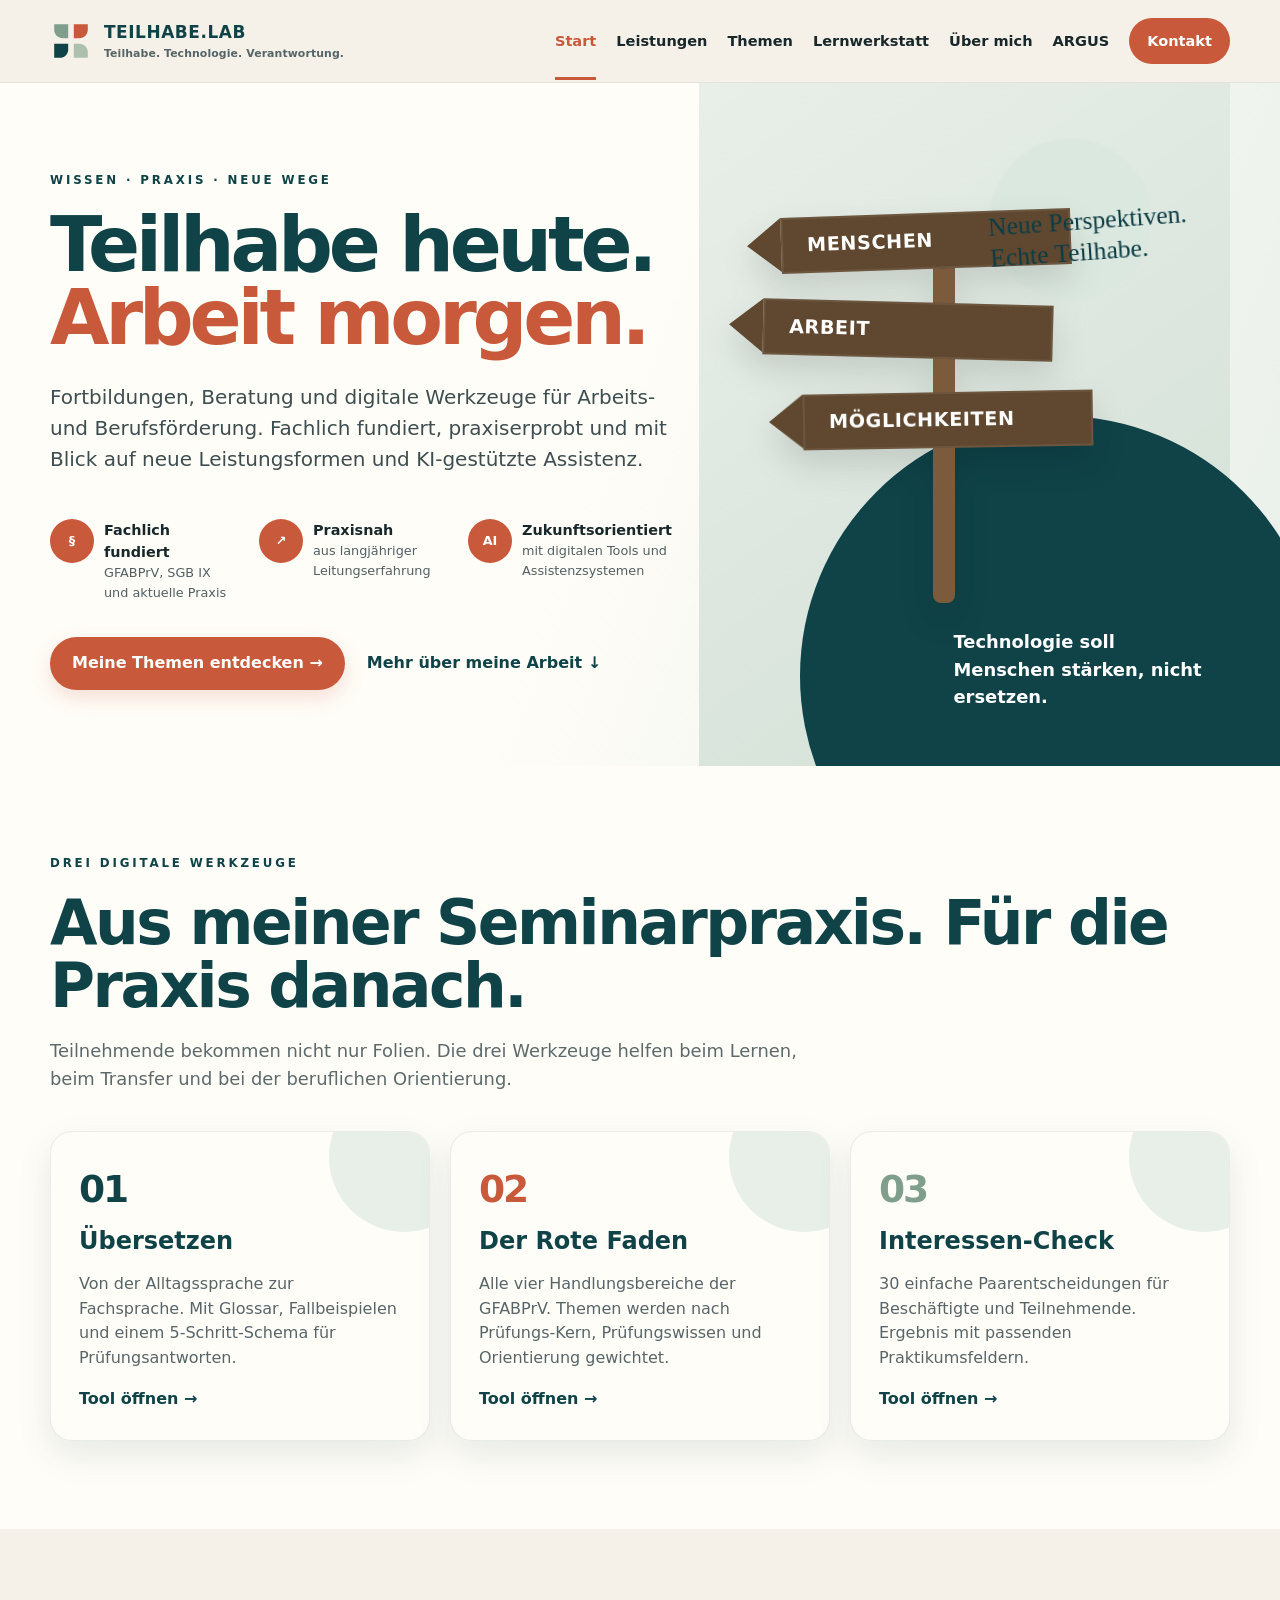
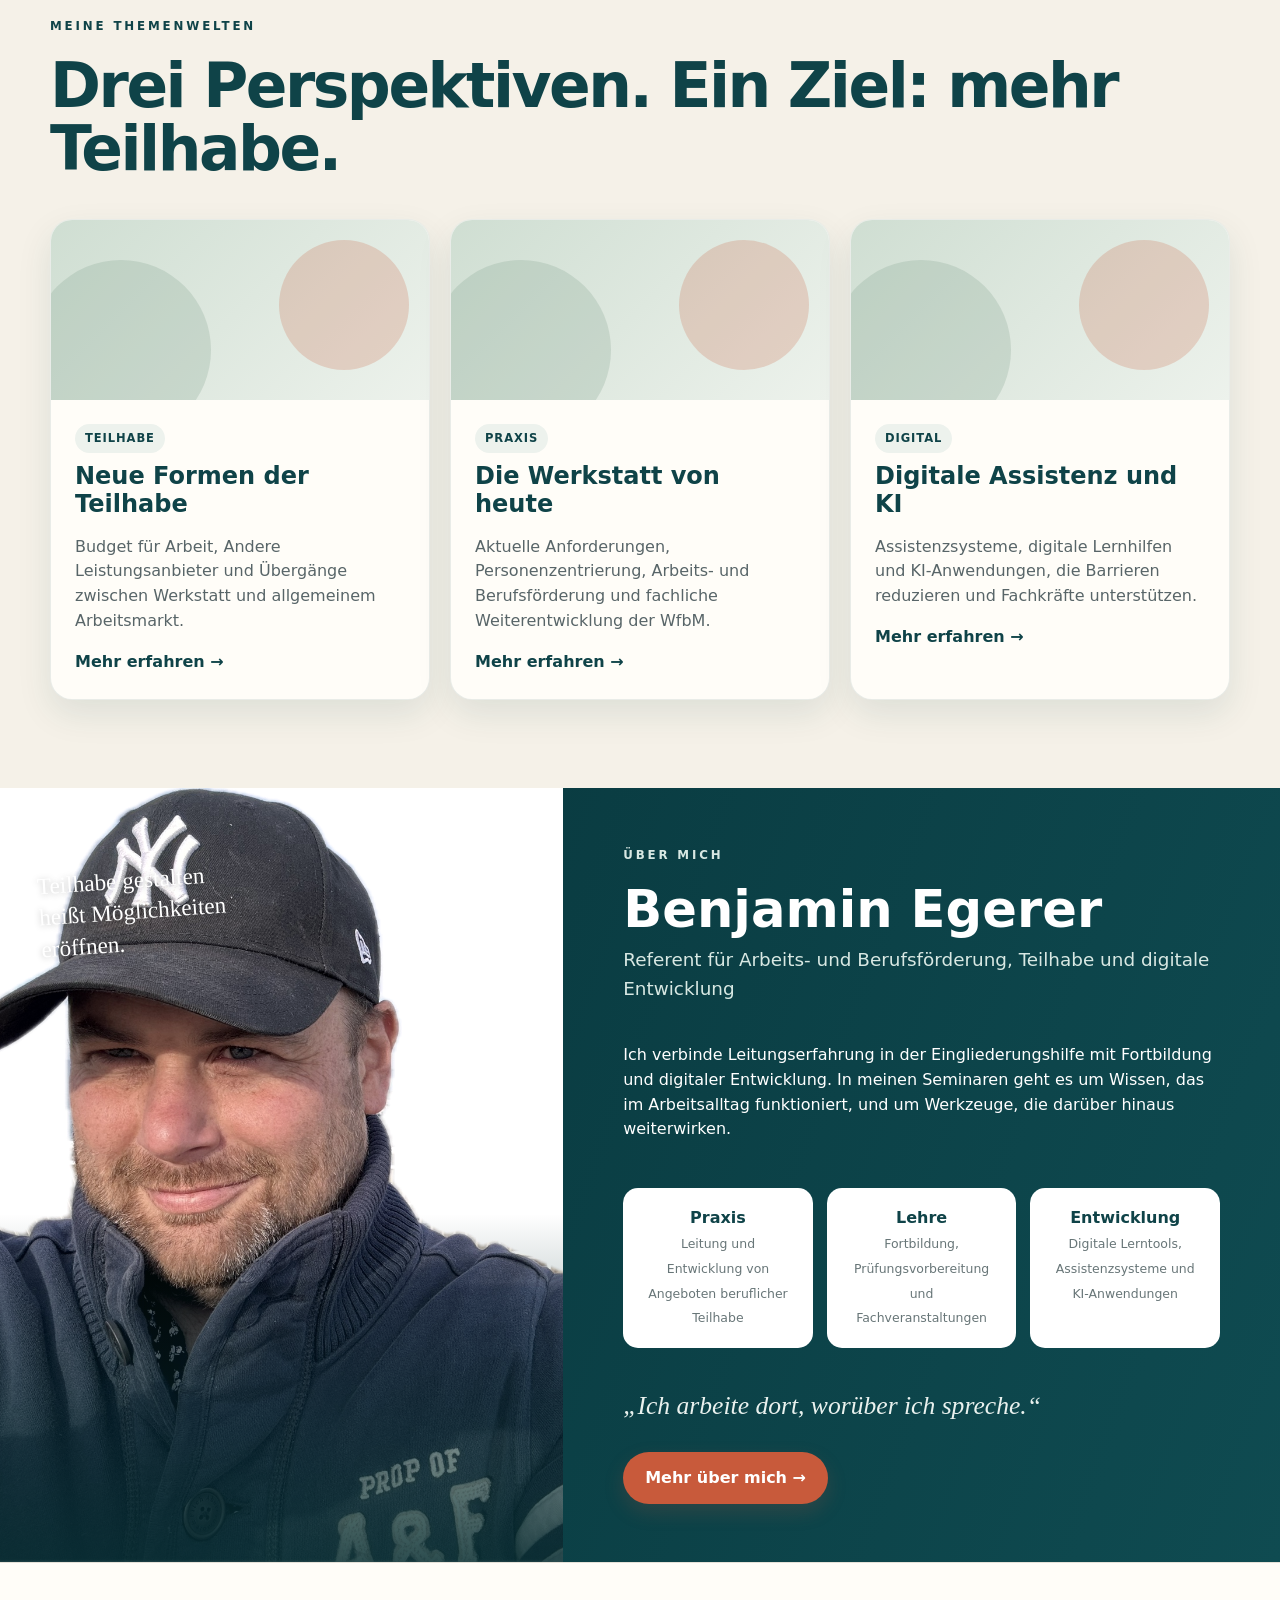
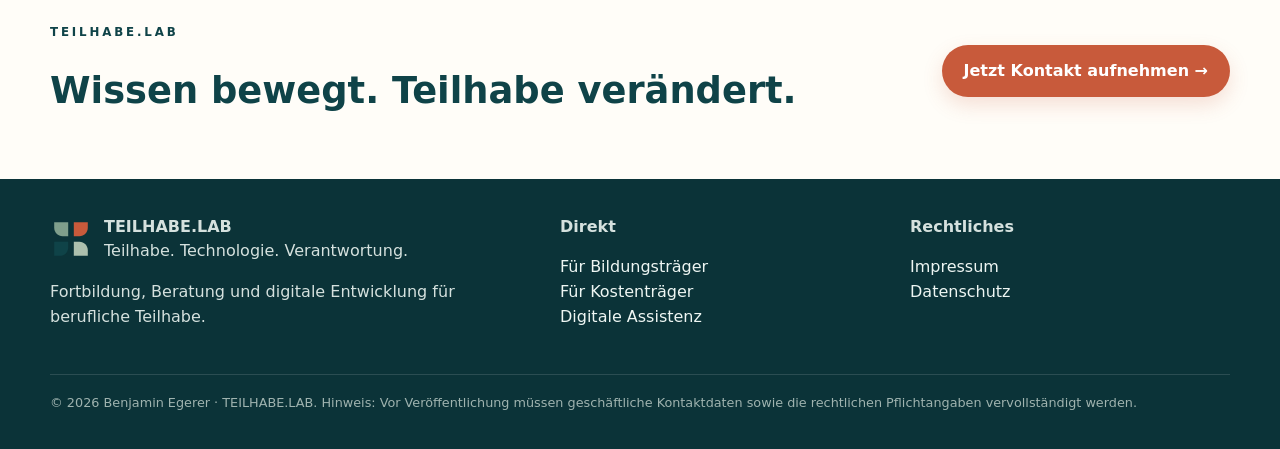
<file: index.html>
<!doctype html>
<html lang="de"><head><meta charset="utf-8"><meta name="viewport" content="width=device-width,initial-scale=1"><meta name="description" content="TEILHABE.LAB – Fortbildung, Beratung und digitale Werkzeuge für berufliche Teilhabe."><meta name="theme-color" content="#0f4348"><title>Start | TEILHABE.LAB</title><link rel="icon" href="assets/img/favicon.svg" type="image/svg+xml"><link rel="stylesheet" href="assets/css/style.css"></head><body><a class="skip" href="#main">Zum Inhalt springen</a><header class="site-header"><div class="wrap navrow"><a class="brand" href="index.html"><img src="assets/img/logo-mark.svg" alt=""><span><strong>TEILHABE.LAB</strong><small>Teilhabe. Technologie. Verantwortung.</small></span></a><button class="menu-btn" aria-expanded="false" aria-label="Navigation öffnen">☰</button><nav class="nav" aria-label="Hauptnavigation"><a href="index.html">Start</a><a href="leistungen.html">Leistungen</a><a href="themen.html">Themen</a><a href="lernwerkstatt.html">Lernwerkstatt</a><a href="referent.html">Über mich</a><a href="argus.html">ARGUS</a><a href="kontakt.html" class="nav-cta">Kontakt</a></nav></div></header><main id="main"><section class="hero"><div class="wrap hero-grid"><div class="hero-copy"><p class="eyebrow">WISSEN · PRAXIS · NEUE WEGE</p><h1>Teilhabe heute.<br><em>Arbeit morgen.</em></h1><p class="lead">Fortbildungen, Beratung und digitale Werkzeuge für Arbeits- und Berufsförderung. Fachlich fundiert, praxiserprobt und mit Blick auf neue Leistungsformen und KI-gestützte Assistenz.</p><div class="proofs"><div class="proof"><span class="ico">§</span><div><b>Fachlich fundiert</b>GFABPrV, SGB IX und aktuelle Praxis</div></div><div class="proof"><span class="ico">↗</span><div><b>Praxisnah</b>aus langjähriger Leitungserfahrung</div></div><div class="proof"><span class="ico">AI</span><div><b>Zukunftsorientiert</b>mit digitalen Tools und Assistenzsystemen</div></div></div><div class="actions"><a class="btn" href="themen.html">Meine Themen entdecken →</a><a class="textlink" href="referent.html">Mehr über meine Arbeit ↓</a></div></div><div class="hero-visual" aria-hidden="true"><div class="signpost"><span class="post"></span><div class="sign">MENSCHEN</div><div class="sign">ARBEIT</div><div class="sign">MÖGLICHKEITEN</div></div><div class="scribble">Neue Perspektiven.<br>Echte Teilhabe.</div><div class="hero-note">Technologie soll Menschen stärken, nicht ersetzen.</div></div></div></section>
<section class="section white"><div class="wrap"><p class="eyebrow">DREI DIGITALE WERKZEUGE</p><h2>Aus meiner Seminarpraxis. Für die Praxis danach.</h2><p class="section-intro">Teilnehmende bekommen nicht nur Folien. Die drei Werkzeuge helfen beim Lernen, beim Transfer und bei der beruflichen Orientierung.</p><div class="grid3"><a class="card tool-card" href="uebersetzung.html"><b class="num">01</b><h3>Übersetzen</h3><p>Von der Alltagssprache zur Fachsprache. Mit Glossar, Fallbeispielen und einem 5-Schritt-Schema für Prüfungsantworten.</p><span class="textlink">Tool öffnen →</span></a><a class="card tool-card" href="roter-faden.html"><b class="num">02</b><h3>Der Rote Faden</h3><p>Alle vier Handlungsbereiche der GFABPrV. Themen werden nach Prüfungs-Kern, Prüfungswissen und Orientierung gewichtet.</p><span class="textlink">Tool öffnen →</span></a><a class="card tool-card" href="interessen.html"><b class="num">03</b><h3>Interessen-Check</h3><p>30 einfache Paarentscheidungen für Beschäftigte und Teilnehmende. Ergebnis mit passenden Praktikumsfeldern.</p><span class="textlink">Tool öffnen →</span></a></div></div></section>
<section class="section"><div class="wrap"><p class="eyebrow">MEINE THEMENWELTEN</p><h2>Drei Perspektiven. Ein Ziel: mehr Teilhabe.</h2><div class="grid3"><article class="card topic-card"><div class="image"></div><div class="body"><span class="tag">Teilhabe</span><h3>Neue Formen der Teilhabe</h3><p>Budget für Arbeit, Andere Leistungsanbieter und Übergänge zwischen Werkstatt und allgemeinem Arbeitsmarkt.</p><a class="textlink" href="themen.html#teilhabe">Mehr erfahren →</a></div></article><article class="card topic-card"><div class="image"></div><div class="body"><span class="tag">Praxis</span><h3>Die Werkstatt von heute</h3><p>Aktuelle Anforderungen, Personenzentrierung, Arbeits- und Berufsförderung und fachliche Weiterentwicklung der WfbM.</p><a class="textlink" href="themen.html#werkstatt">Mehr erfahren →</a></div></article><article class="card topic-card"><div class="image"></div><div class="body"><span class="tag">Digital</span><h3>Digitale Assistenz und KI</h3><p>Assistenzsysteme, digitale Lernhilfen und KI-Anwendungen, die Barrieren reduzieren und Fachkräfte unterstützen.</p><a class="textlink" href="digitale-assistenz.html">Mehr erfahren →</a></div></article></div></div></section>
<section class="about-strip"><div class="about-grid"><div class="portrait-wrap"><img src="assets/img/benjamin-egerer.jpg" alt="Porträt von Benjamin Egerer"><div class="portrait-note">Teilhabe gestalten<br>heißt Möglichkeiten<br>eröffnen.</div></div><div class="about-copy"><p class="eyebrow" style="color:#d8e8e3">ÜBER MICH</p><h2>Benjamin Egerer</h2><p class="role">Referent für Arbeits- und Berufsförderung, Teilhabe und digitale Entwicklung</p><p>Ich verbinde Leitungserfahrung in der Eingliederungshilfe mit Fortbildung und digitaler Entwicklung. In meinen Seminaren geht es um Wissen, das im Arbeitsalltag funktioniert, und um Werkzeuge, die darüber hinaus weiterwirken.</p><div class="about-pills"><div class="pill"><b>Praxis</b><span>Leitung und Entwicklung von Angeboten beruflicher Teilhabe</span></div><div class="pill"><b>Lehre</b><span>Fortbildung, Prüfungsvorbereitung und Fachveranstaltungen</span></div><div class="pill"><b>Entwicklung</b><span>Digitale Lerntools, Assistenzsysteme und KI-Anwendungen</span></div></div><p class="quote">„Ich arbeite dort, worüber ich spreche.“</p><div><a class="btn" href="referent.html">Mehr über mich →</a></div></div></div></section></main><section class="footer-cta"><div class="wrap"><div><p class="eyebrow">TEILHABE.LAB</p><h2>Wissen bewegt. Teilhabe verändert.</h2></div><a class="btn" href="kontakt.html">Jetzt Kontakt aufnehmen →</a></div></section><footer class="site-footer"><div class="wrap"><div class="footer-grid"><div><div class="footer-brand"><img src="assets/img/logo-mark.svg" alt=""><div><strong>TEILHABE.LAB</strong><div>Teilhabe. Technologie. Verantwortung.</div></div></div><p>Fortbildung, Beratung und digitale Entwicklung für berufliche Teilhabe.</p></div><div><strong>Direkt</strong><p><a href="bildungstraeger.html">Für Bildungsträger</a><br><a href="kostentraeger.html">Für Kostenträger</a><br><a href="digitale-assistenz.html">Digitale Assistenz</a></p></div><div><strong>Rechtliches</strong><p><a href="impressum.html">Impressum</a><br><a href="datenschutz.html">Datenschutz</a></p></div></div><div class="legal">© 2026 Benjamin Egerer · TEILHABE.LAB. Hinweis: Vor Veröffentlichung müssen geschäftliche Kontaktdaten sowie die rechtlichen Pflichtangaben vervollständigt werden.</div></div></footer><script src="assets/js/site.js"></script></body></html>
</file>
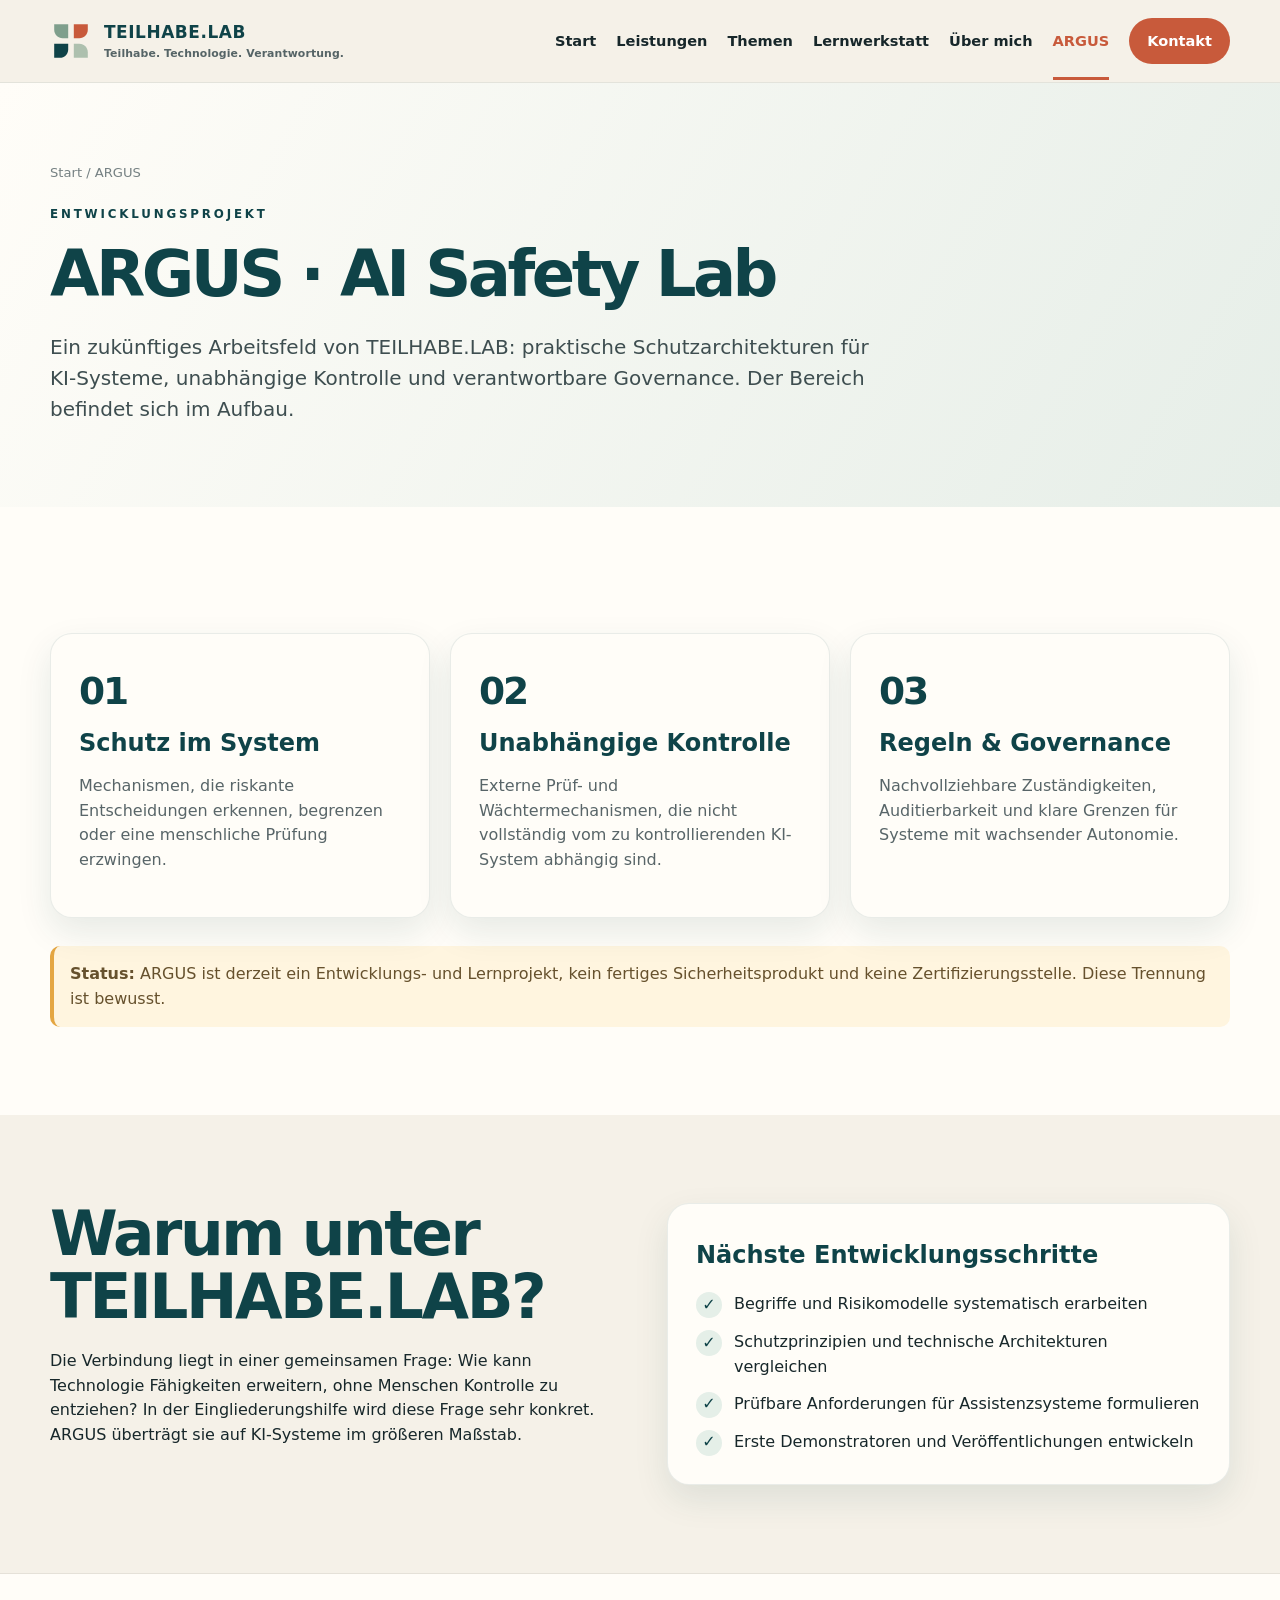
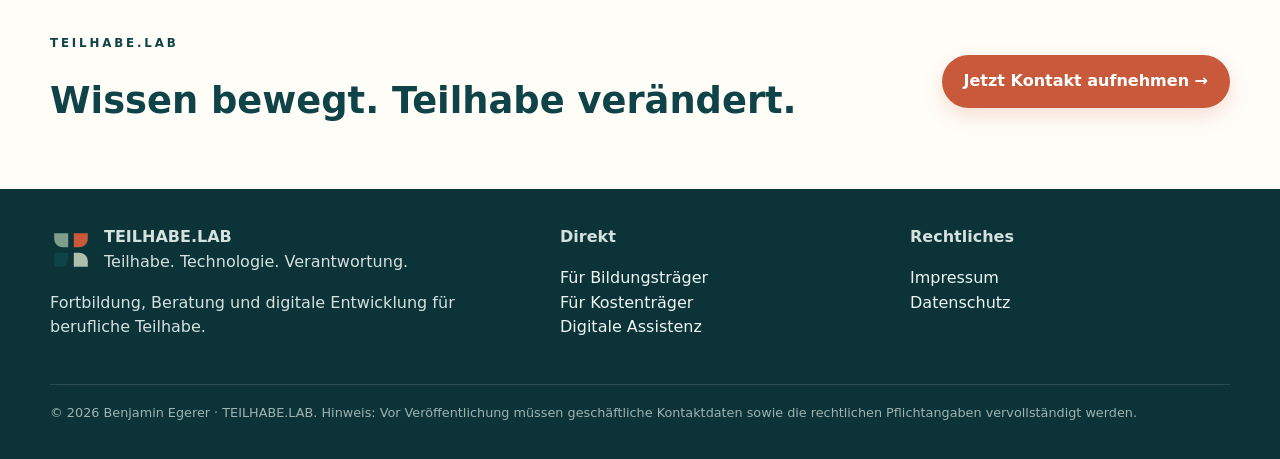
<file: argus.html>
<!doctype html>
<html lang="de"><head><meta charset="utf-8"><meta name="viewport" content="width=device-width,initial-scale=1"><meta name="description" content="ARGUS – Entwicklungsprojekt für KI-Sicherheit und verantwortbare Schutzarchitekturen."><meta name="theme-color" content="#0f4348"><title>ARGUS | TEILHABE.LAB</title><link rel="icon" href="assets/img/favicon.svg" type="image/svg+xml"><link rel="stylesheet" href="assets/css/style.css"></head><body><a class="skip" href="#main">Zum Inhalt springen</a><header class="site-header"><div class="wrap navrow"><a class="brand" href="index.html"><img src="assets/img/logo-mark.svg" alt=""><span><strong>TEILHABE.LAB</strong><small>Teilhabe. Technologie. Verantwortung.</small></span></a><button class="menu-btn" aria-expanded="false" aria-label="Navigation öffnen">☰</button><nav class="nav" aria-label="Hauptnavigation"><a href="index.html">Start</a><a href="leistungen.html">Leistungen</a><a href="themen.html">Themen</a><a href="lernwerkstatt.html">Lernwerkstatt</a><a href="referent.html">Über mich</a><a href="argus.html">ARGUS</a><a href="kontakt.html" class="nav-cta">Kontakt</a></nav></div></header><main id="main"><section class="page-hero"><div class="wrap"><div class="breadcrumb">Start / ARGUS</div><p class="eyebrow">ENTWICKLUNGSPROJEKT</p><h1>ARGUS · AI Safety Lab</h1><p class="lead">Ein zukünftiges Arbeitsfeld von TEILHABE.LAB: praktische Schutzarchitekturen für KI-Systeme, unabhängige Kontrolle und verantwortbare Governance. Der Bereich befindet sich im Aufbau.</p></div></section><section class="section white"><div class="wrap"><div class="grid3"><article class="card"><b class="num">01</b><h3>Schutz im System</h3><p>Mechanismen, die riskante Entscheidungen erkennen, begrenzen oder eine menschliche Prüfung erzwingen.</p></article><article class="card"><b class="num">02</b><h3>Unabhängige Kontrolle</h3><p>Externe Prüf- und Wächtermechanismen, die nicht vollständig vom zu kontrollierenden KI-System abhängig sind.</p></article><article class="card"><b class="num">03</b><h3>Regeln & Governance</h3><p>Nachvollziehbare Zuständigkeiten, Auditierbarkeit und klare Grenzen für Systeme mit wachsender Autonomie.</p></article></div><div class="notice" style="margin-top:28px"><strong>Status:</strong> ARGUS ist derzeit ein Entwicklungs- und Lernprojekt, kein fertiges Sicherheitsprodukt und keine Zertifizierungsstelle. Diese Trennung ist bewusst.</div></div></section><section class="section"><div class="wrap split"><div><h2>Warum unter TEILHABE.LAB?</h2><p>Die Verbindung liegt in einer gemeinsamen Frage: Wie kann Technologie Fähigkeiten erweitern, ohne Menschen Kontrolle zu entziehen? In der Eingliederungshilfe wird diese Frage sehr konkret. ARGUS überträgt sie auf KI-Systeme im größeren Maßstab.</p></div><div class="card"><h3>Nächste Entwicklungsschritte</h3><div class="checklist"><div class="check">Begriffe und Risikomodelle systematisch erarbeiten</div><div class="check">Schutzprinzipien und technische Architekturen vergleichen</div><div class="check">Prüfbare Anforderungen für Assistenzsysteme formulieren</div><div class="check">Erste Demonstratoren und Veröffentlichungen entwickeln</div></div></div></div></section></main><section class="footer-cta"><div class="wrap"><div><p class="eyebrow">TEILHABE.LAB</p><h2>Wissen bewegt. Teilhabe verändert.</h2></div><a class="btn" href="kontakt.html">Jetzt Kontakt aufnehmen →</a></div></section><footer class="site-footer"><div class="wrap"><div class="footer-grid"><div><div class="footer-brand"><img src="assets/img/logo-mark.svg" alt=""><div><strong>TEILHABE.LAB</strong><div>Teilhabe. Technologie. Verantwortung.</div></div></div><p>Fortbildung, Beratung und digitale Entwicklung für berufliche Teilhabe.</p></div><div><strong>Direkt</strong><p><a href="bildungstraeger.html">Für Bildungsträger</a><br><a href="kostentraeger.html">Für Kostenträger</a><br><a href="digitale-assistenz.html">Digitale Assistenz</a></p></div><div><strong>Rechtliches</strong><p><a href="impressum.html">Impressum</a><br><a href="datenschutz.html">Datenschutz</a></p></div></div><div class="legal">© 2026 Benjamin Egerer · TEILHABE.LAB. Hinweis: Vor Veröffentlichung müssen geschäftliche Kontaktdaten sowie die rechtlichen Pflichtangaben vervollständigt werden.</div></div></footer><script src="assets/js/site.js"></script></body></html>
</file>
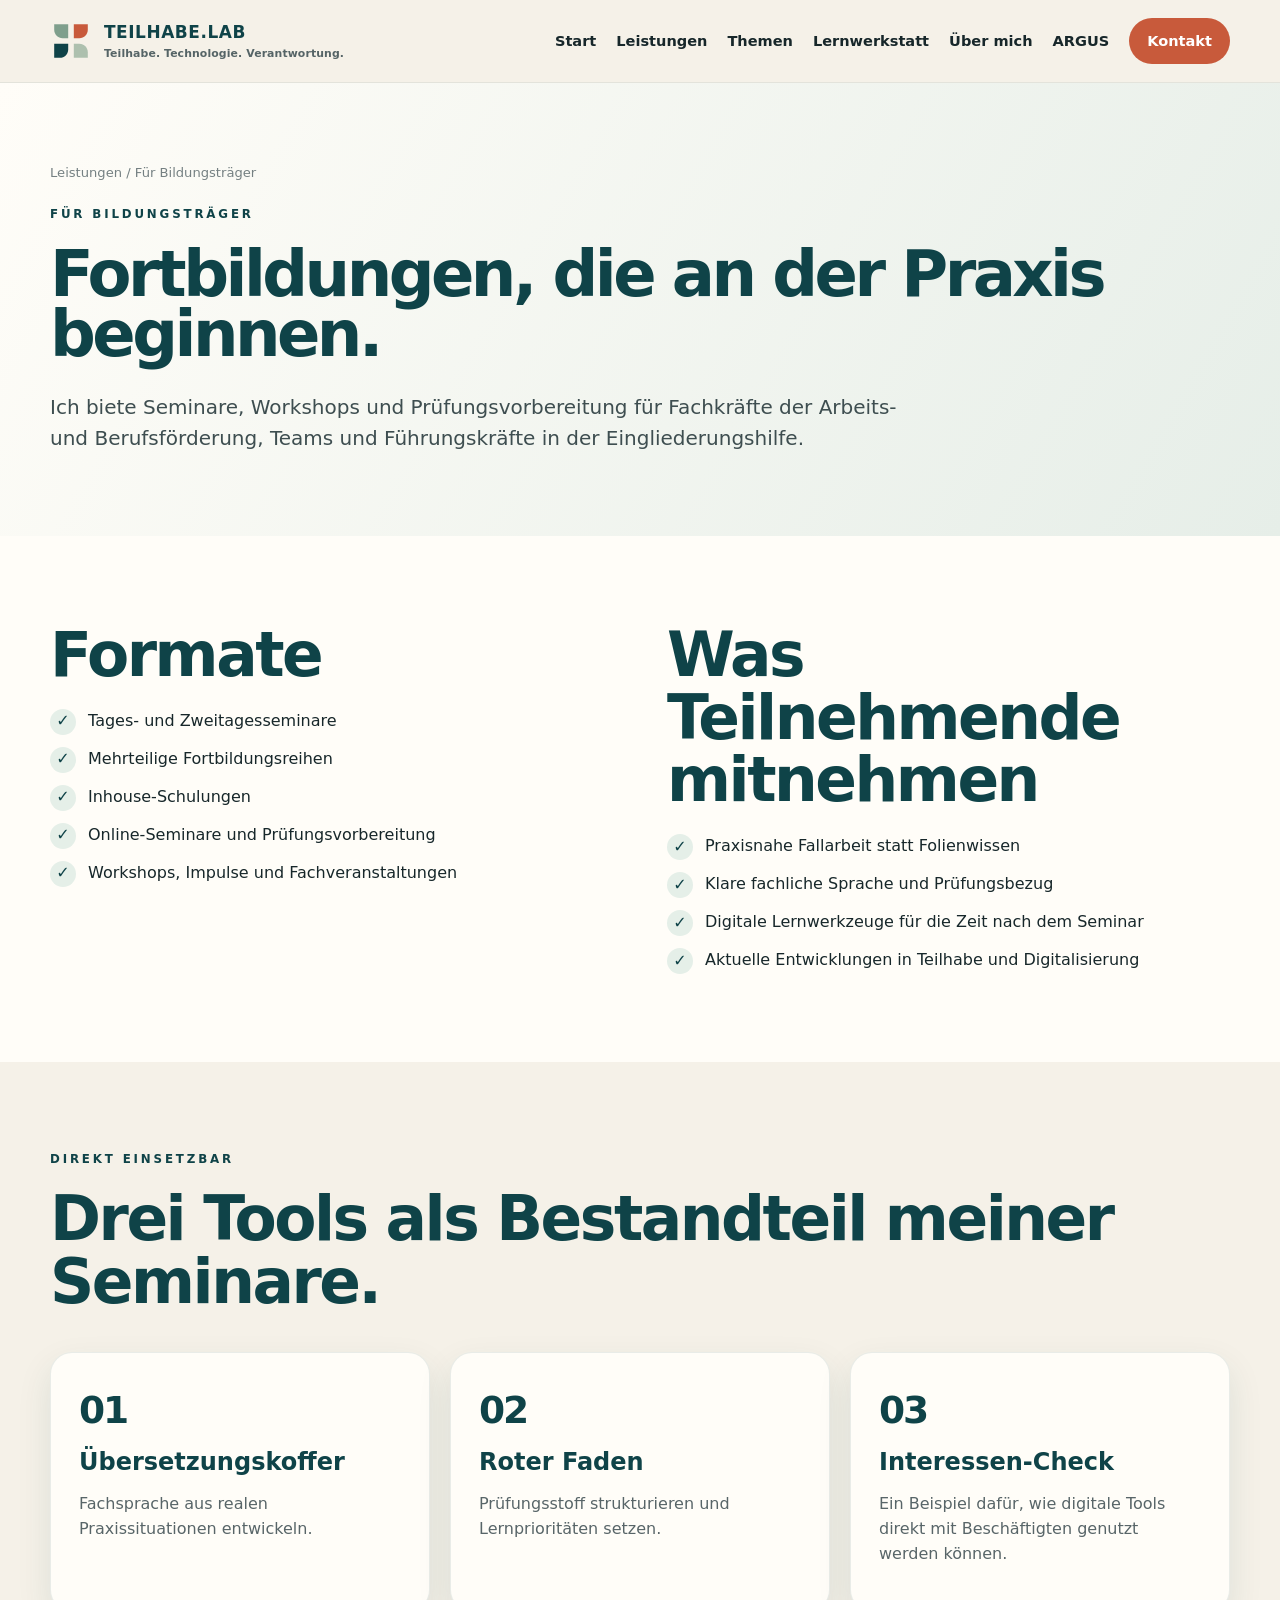
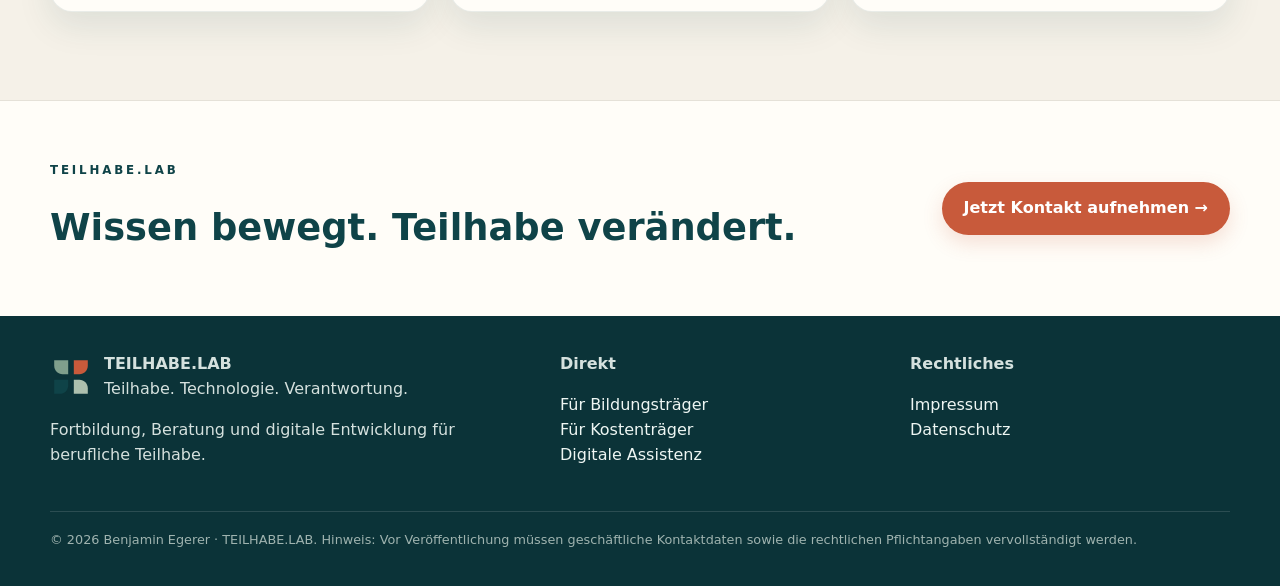
<file: bildungstraeger.html>
<!doctype html>
<html lang="de"><head><meta charset="utf-8"><meta name="viewport" content="width=device-width,initial-scale=1"><meta name="description" content="Seminare und Fortbildungen für Bildungsträger und Einrichtungen."><meta name="theme-color" content="#0f4348"><title>Für Bildungsträger | TEILHABE.LAB</title><link rel="icon" href="assets/img/favicon.svg" type="image/svg+xml"><link rel="stylesheet" href="assets/css/style.css"></head><body><a class="skip" href="#main">Zum Inhalt springen</a><header class="site-header"><div class="wrap navrow"><a class="brand" href="index.html"><img src="assets/img/logo-mark.svg" alt=""><span><strong>TEILHABE.LAB</strong><small>Teilhabe. Technologie. Verantwortung.</small></span></a><button class="menu-btn" aria-expanded="false" aria-label="Navigation öffnen">☰</button><nav class="nav" aria-label="Hauptnavigation"><a href="index.html">Start</a><a href="leistungen.html">Leistungen</a><a href="themen.html">Themen</a><a href="lernwerkstatt.html">Lernwerkstatt</a><a href="referent.html">Über mich</a><a href="argus.html">ARGUS</a><a href="kontakt.html" class="nav-cta">Kontakt</a></nav></div></header><main id="main"><section class="page-hero"><div class="wrap"><div class="breadcrumb">Leistungen / Für Bildungsträger</div><p class="eyebrow">FÜR BILDUNGSTRÄGER</p><h1>Fortbildungen, die an der Praxis beginnen.</h1><p class="lead">Ich biete Seminare, Workshops und Prüfungsvorbereitung für Fachkräfte der Arbeits- und Berufsförderung, Teams und Führungskräfte in der Eingliederungshilfe.</p></div></section><section class="section white"><div class="wrap split"><div><h2>Formate</h2><div class="checklist"><div class="check">Tages- und Zweitagesseminare</div><div class="check">Mehrteilige Fortbildungsreihen</div><div class="check">Inhouse-Schulungen</div><div class="check">Online-Seminare und Prüfungsvorbereitung</div><div class="check">Workshops, Impulse und Fachveranstaltungen</div></div></div><div><h2>Was Teilnehmende mitnehmen</h2><div class="checklist"><div class="check">Praxisnahe Fallarbeit statt Folienwissen</div><div class="check">Klare fachliche Sprache und Prüfungsbezug</div><div class="check">Digitale Lernwerkzeuge für die Zeit nach dem Seminar</div><div class="check">Aktuelle Entwicklungen in Teilhabe und Digitalisierung</div></div></div></div></section><section class="section"><div class="wrap"><p class="eyebrow">DIREKT EINSETZBAR</p><h2>Drei Tools als Bestandteil meiner Seminare.</h2><div class="grid3"><a class="card" href="uebersetzung.html"><b class="num">01</b><h3>Übersetzungskoffer</h3><p>Fachsprache aus realen Praxissituationen entwickeln.</p></a><a class="card" href="roter-faden.html"><b class="num">02</b><h3>Roter Faden</h3><p>Prüfungsstoff strukturieren und Lernprioritäten setzen.</p></a><a class="card" href="interessen.html"><b class="num">03</b><h3>Interessen-Check</h3><p>Ein Beispiel dafür, wie digitale Tools direkt mit Beschäftigten genutzt werden können.</p></a></div></div></section></main><section class="footer-cta"><div class="wrap"><div><p class="eyebrow">TEILHABE.LAB</p><h2>Wissen bewegt. Teilhabe verändert.</h2></div><a class="btn" href="kontakt.html">Jetzt Kontakt aufnehmen →</a></div></section><footer class="site-footer"><div class="wrap"><div class="footer-grid"><div><div class="footer-brand"><img src="assets/img/logo-mark.svg" alt=""><div><strong>TEILHABE.LAB</strong><div>Teilhabe. Technologie. Verantwortung.</div></div></div><p>Fortbildung, Beratung und digitale Entwicklung für berufliche Teilhabe.</p></div><div><strong>Direkt</strong><p><a href="bildungstraeger.html">Für Bildungsträger</a><br><a href="kostentraeger.html">Für Kostenträger</a><br><a href="digitale-assistenz.html">Digitale Assistenz</a></p></div><div><strong>Rechtliches</strong><p><a href="impressum.html">Impressum</a><br><a href="datenschutz.html">Datenschutz</a></p></div></div><div class="legal">© 2026 Benjamin Egerer · TEILHABE.LAB. Hinweis: Vor Veröffentlichung müssen geschäftliche Kontaktdaten sowie die rechtlichen Pflichtangaben vervollständigt werden.</div></div></footer><script src="assets/js/site.js"></script></body></html>
</file>
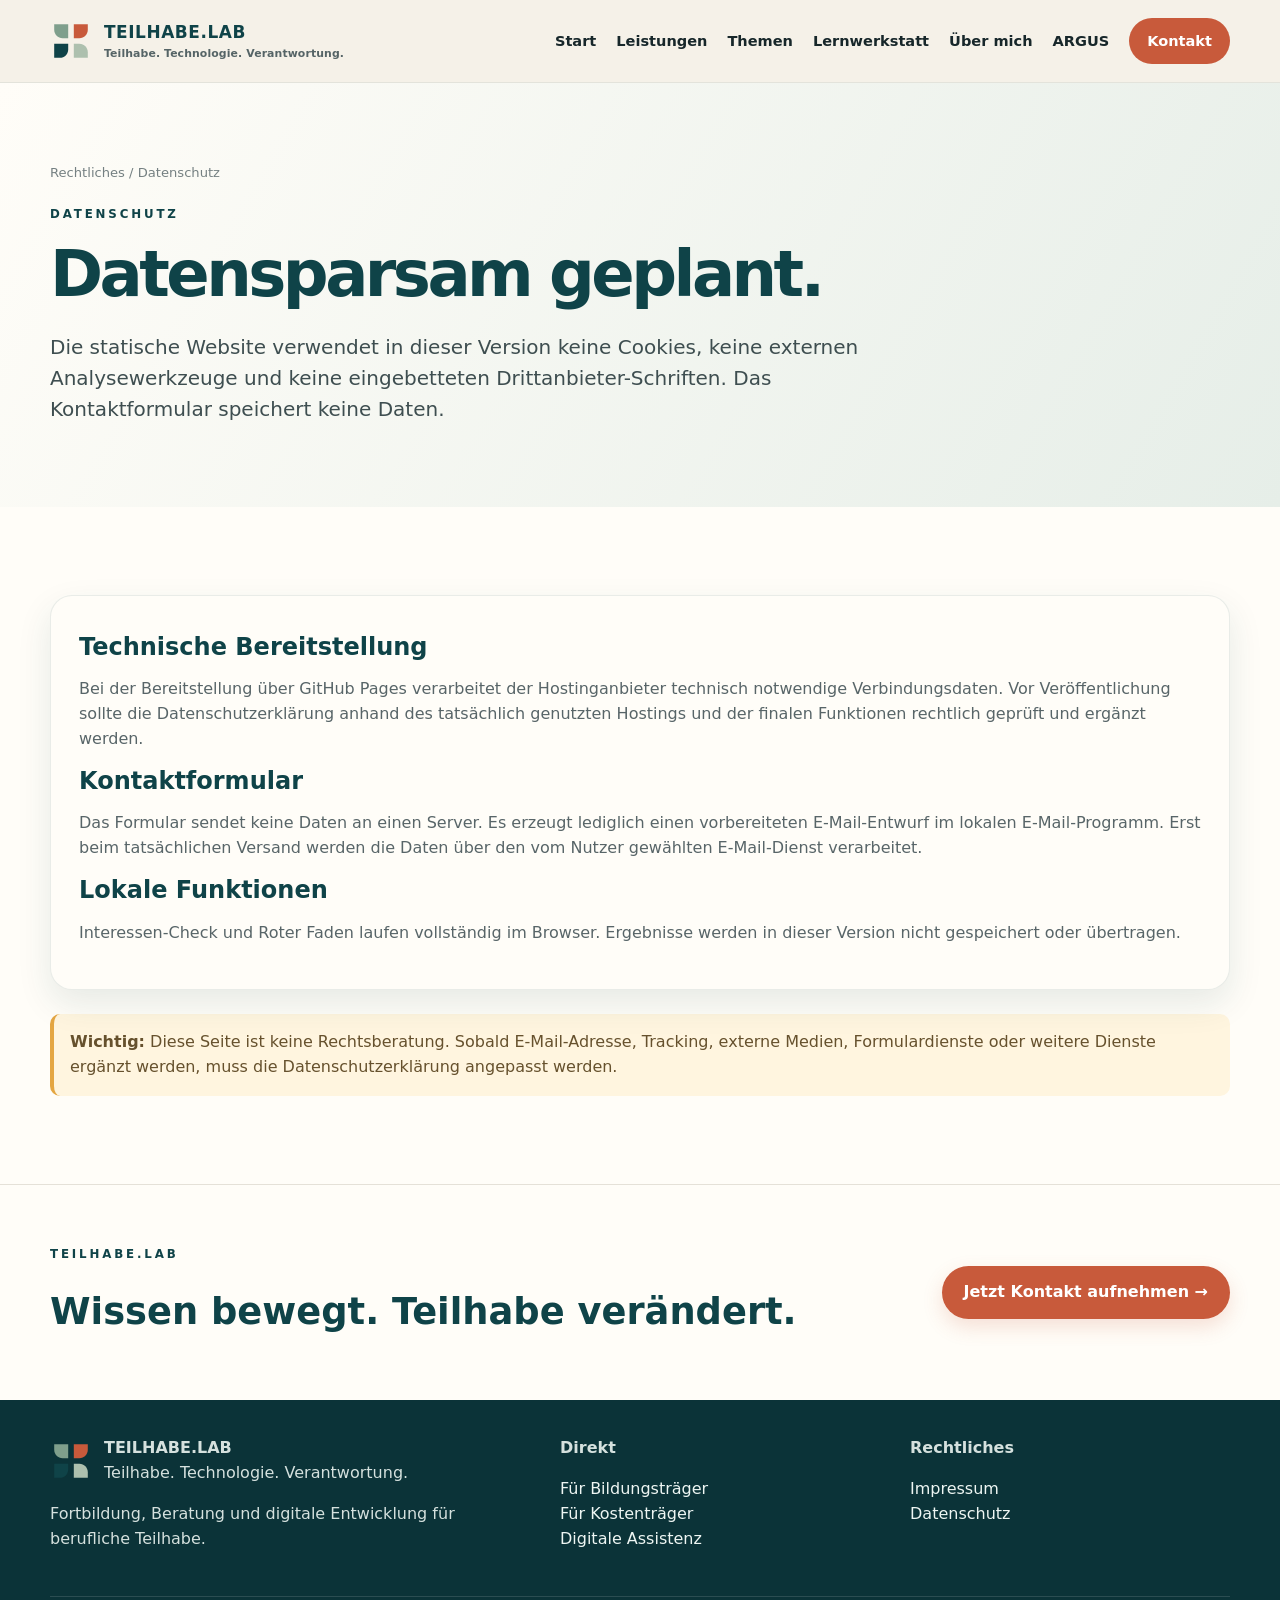
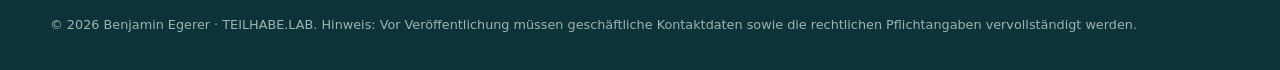
<file: datenschutz.html>
<!doctype html>
<html lang="de"><head><meta charset="utf-8"><meta name="viewport" content="width=device-width,initial-scale=1"><meta name="description" content="Datenschutzhinweise für TEILHABE.LAB."><meta name="theme-color" content="#0f4348"><title>Datenschutz | TEILHABE.LAB</title><link rel="icon" href="assets/img/favicon.svg" type="image/svg+xml"><link rel="stylesheet" href="assets/css/style.css"></head><body><a class="skip" href="#main">Zum Inhalt springen</a><header class="site-header"><div class="wrap navrow"><a class="brand" href="index.html"><img src="assets/img/logo-mark.svg" alt=""><span><strong>TEILHABE.LAB</strong><small>Teilhabe. Technologie. Verantwortung.</small></span></a><button class="menu-btn" aria-expanded="false" aria-label="Navigation öffnen">☰</button><nav class="nav" aria-label="Hauptnavigation"><a href="index.html">Start</a><a href="leistungen.html">Leistungen</a><a href="themen.html">Themen</a><a href="lernwerkstatt.html">Lernwerkstatt</a><a href="referent.html">Über mich</a><a href="argus.html">ARGUS</a><a href="kontakt.html" class="nav-cta">Kontakt</a></nav></div></header><main id="main"><section class="page-hero"><div class="wrap"><div class="breadcrumb">Rechtliches / Datenschutz</div><p class="eyebrow">DATENSCHUTZ</p><h1>Datensparsam geplant.</h1><p class="lead">Die statische Website verwendet in dieser Version keine Cookies, keine externen Analysewerkzeuge und keine eingebetteten Drittanbieter-Schriften. Das Kontaktformular speichert keine Daten.</p></div></section><section class="section white"><div class="wrap"><div class="card"><h3>Technische Bereitstellung</h3><p>Bei der Bereitstellung über GitHub Pages verarbeitet der Hostinganbieter technisch notwendige Verbindungsdaten. Vor Veröffentlichung sollte die Datenschutzerklärung anhand des tatsächlich genutzten Hostings und der finalen Funktionen rechtlich geprüft und ergänzt werden.</p><h3>Kontaktformular</h3><p>Das Formular sendet keine Daten an einen Server. Es erzeugt lediglich einen vorbereiteten E-Mail-Entwurf im lokalen E-Mail-Programm. Erst beim tatsächlichen Versand werden die Daten über den vom Nutzer gewählten E-Mail-Dienst verarbeitet.</p><h3>Lokale Funktionen</h3><p>Interessen-Check und Roter Faden laufen vollständig im Browser. Ergebnisse werden in dieser Version nicht gespeichert oder übertragen.</p></div><div class="notice" style="margin-top:24px"><strong>Wichtig:</strong> Diese Seite ist keine Rechtsberatung. Sobald E-Mail-Adresse, Tracking, externe Medien, Formulardienste oder weitere Dienste ergänzt werden, muss die Datenschutzerklärung angepasst werden.</div></div></section></main><section class="footer-cta"><div class="wrap"><div><p class="eyebrow">TEILHABE.LAB</p><h2>Wissen bewegt. Teilhabe verändert.</h2></div><a class="btn" href="kontakt.html">Jetzt Kontakt aufnehmen →</a></div></section><footer class="site-footer"><div class="wrap"><div class="footer-grid"><div><div class="footer-brand"><img src="assets/img/logo-mark.svg" alt=""><div><strong>TEILHABE.LAB</strong><div>Teilhabe. Technologie. Verantwortung.</div></div></div><p>Fortbildung, Beratung und digitale Entwicklung für berufliche Teilhabe.</p></div><div><strong>Direkt</strong><p><a href="bildungstraeger.html">Für Bildungsträger</a><br><a href="kostentraeger.html">Für Kostenträger</a><br><a href="digitale-assistenz.html">Digitale Assistenz</a></p></div><div><strong>Rechtliches</strong><p><a href="impressum.html">Impressum</a><br><a href="datenschutz.html">Datenschutz</a></p></div></div><div class="legal">© 2026 Benjamin Egerer · TEILHABE.LAB. Hinweis: Vor Veröffentlichung müssen geschäftliche Kontaktdaten sowie die rechtlichen Pflichtangaben vervollständigt werden.</div></div></footer><script src="assets/js/site.js"></script></body></html>
</file>
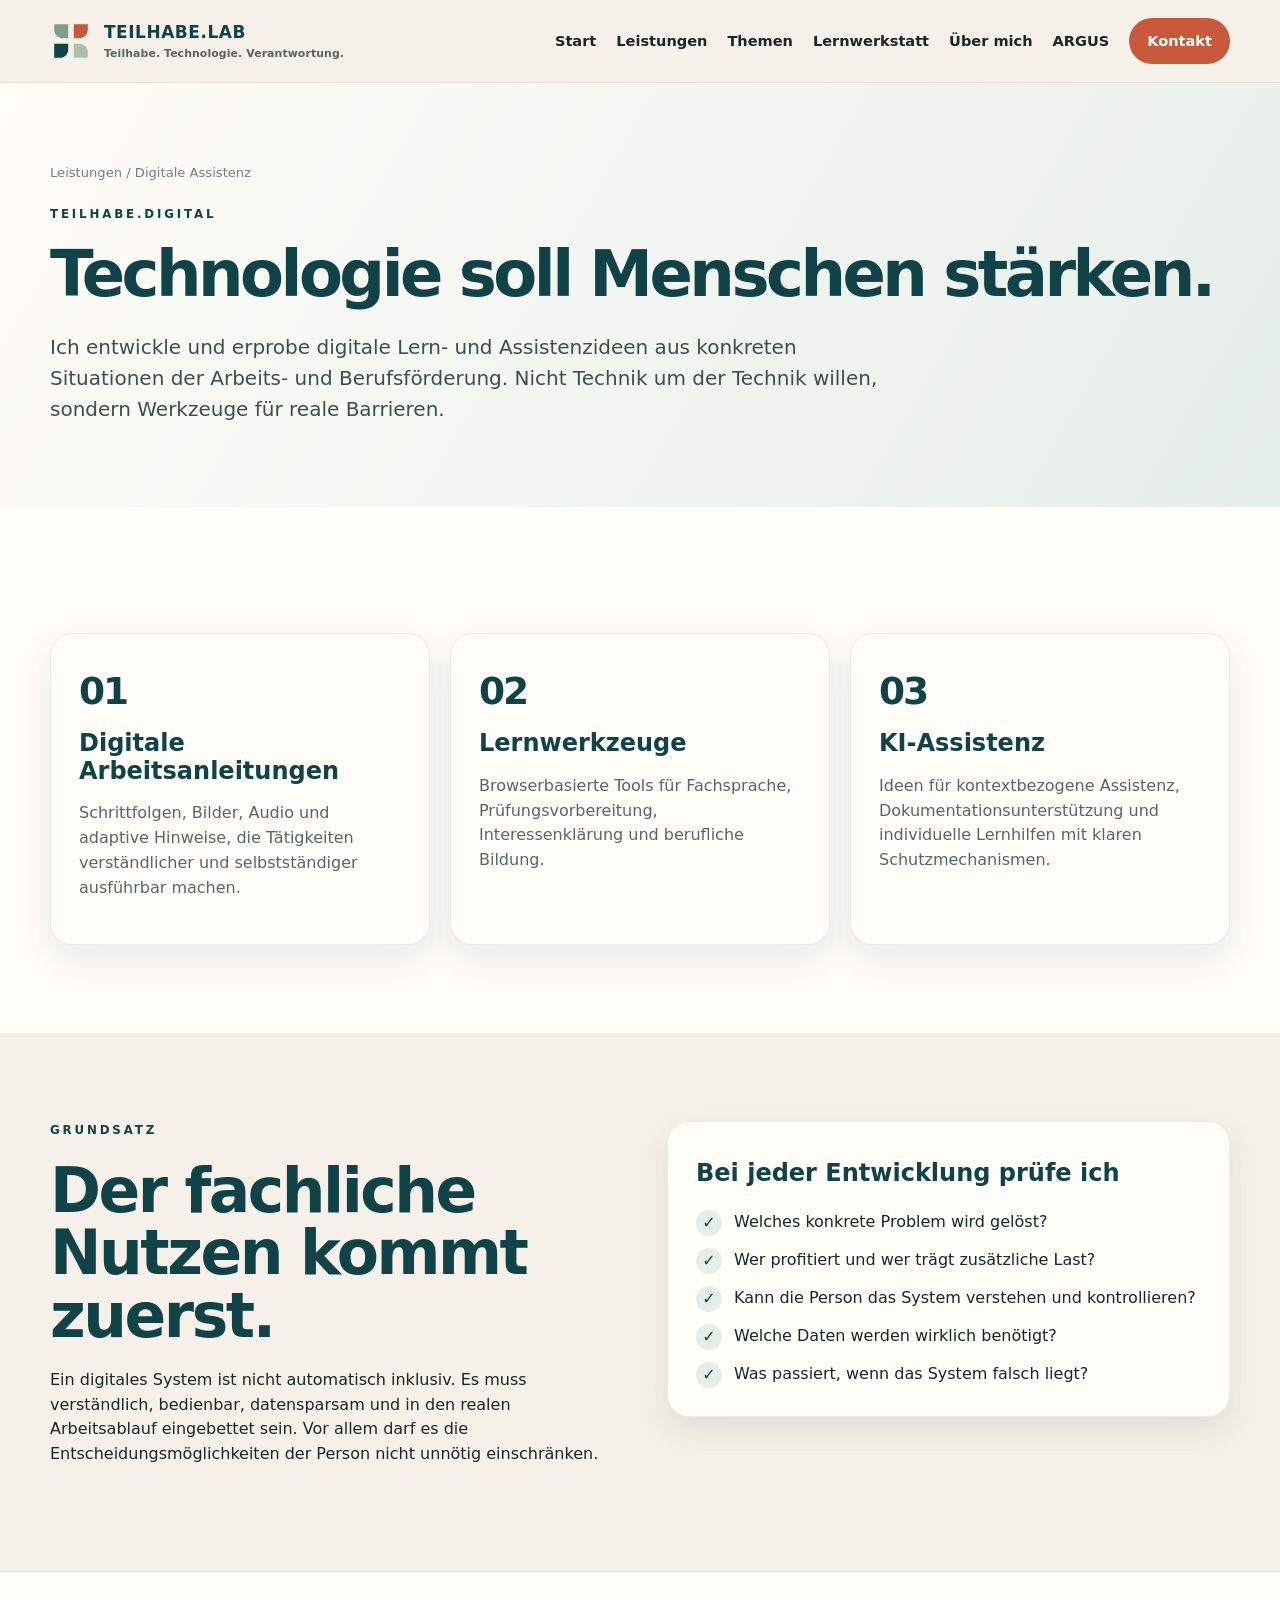
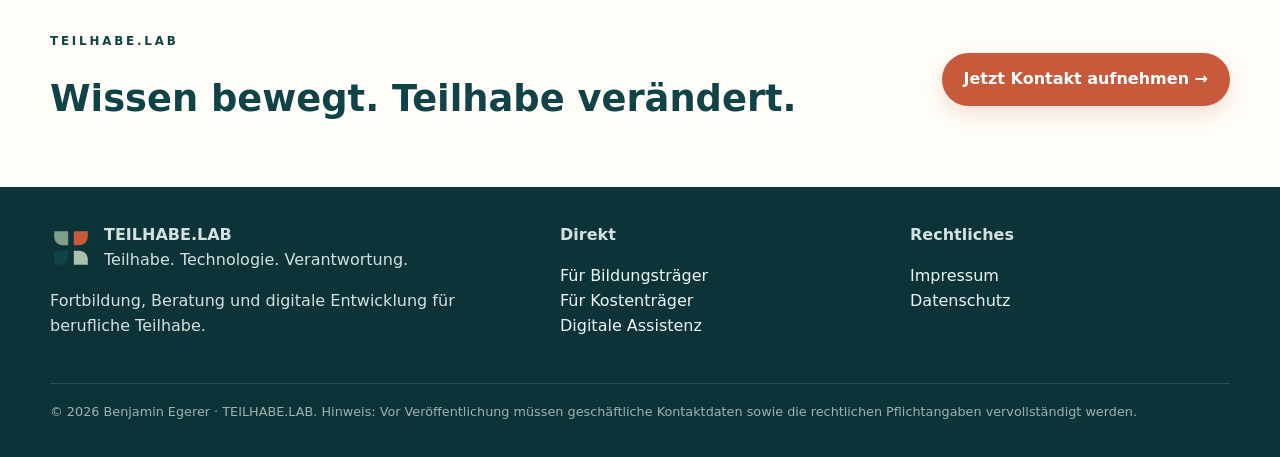
<file: digitale-assistenz.html>
<!doctype html>
<html lang="de"><head><meta charset="utf-8"><meta name="viewport" content="width=device-width,initial-scale=1"><meta name="description" content="Digitale Assistenzsysteme und KI in der Arbeits- und Berufsförderung."><meta name="theme-color" content="#0f4348"><title>Digitale Assistenz | TEILHABE.LAB</title><link rel="icon" href="assets/img/favicon.svg" type="image/svg+xml"><link rel="stylesheet" href="assets/css/style.css"></head><body><a class="skip" href="#main">Zum Inhalt springen</a><header class="site-header"><div class="wrap navrow"><a class="brand" href="index.html"><img src="assets/img/logo-mark.svg" alt=""><span><strong>TEILHABE.LAB</strong><small>Teilhabe. Technologie. Verantwortung.</small></span></a><button class="menu-btn" aria-expanded="false" aria-label="Navigation öffnen">☰</button><nav class="nav" aria-label="Hauptnavigation"><a href="index.html">Start</a><a href="leistungen.html">Leistungen</a><a href="themen.html">Themen</a><a href="lernwerkstatt.html">Lernwerkstatt</a><a href="referent.html">Über mich</a><a href="argus.html">ARGUS</a><a href="kontakt.html" class="nav-cta">Kontakt</a></nav></div></header><main id="main"><section class="page-hero"><div class="wrap"><div class="breadcrumb">Leistungen / Digitale Assistenz</div><p class="eyebrow">TEILHABE.DIGITAL</p><h1>Technologie soll Menschen stärken.</h1><p class="lead">Ich entwickle und erprobe digitale Lern- und Assistenzideen aus konkreten Situationen der Arbeits- und Berufsförderung. Nicht Technik um der Technik willen, sondern Werkzeuge für reale Barrieren.</p></div></section><section class="section white"><div class="wrap"><div class="grid3"><article class="card"><b class="num">01</b><h3>Digitale Arbeitsanleitungen</h3><p>Schrittfolgen, Bilder, Audio und adaptive Hinweise, die Tätigkeiten verständlicher und selbstständiger ausführbar machen.</p></article><article class="card"><b class="num">02</b><h3>Lernwerkzeuge</h3><p>Browserbasierte Tools für Fachsprache, Prüfungsvorbereitung, Interessenklärung und berufliche Bildung.</p></article><article class="card"><b class="num">03</b><h3>KI-Assistenz</h3><p>Ideen für kontextbezogene Assistenz, Dokumentationsunterstützung und individuelle Lernhilfen mit klaren Schutzmechanismen.</p></article></div></div></section><section class="section"><div class="wrap split"><div><p class="eyebrow">GRUNDSATZ</p><h2>Der fachliche Nutzen kommt zuerst.</h2><p>Ein digitales System ist nicht automatisch inklusiv. Es muss verständlich, bedienbar, datensparsam und in den realen Arbeitsablauf eingebettet sein. Vor allem darf es die Entscheidungsmöglichkeiten der Person nicht unnötig einschränken.</p></div><div class="card"><h3>Bei jeder Entwicklung prüfe ich</h3><div class="checklist"><div class="check">Welches konkrete Problem wird gelöst?</div><div class="check">Wer profitiert und wer trägt zusätzliche Last?</div><div class="check">Kann die Person das System verstehen und kontrollieren?</div><div class="check">Welche Daten werden wirklich benötigt?</div><div class="check">Was passiert, wenn das System falsch liegt?</div></div></div></div></section></main><section class="footer-cta"><div class="wrap"><div><p class="eyebrow">TEILHABE.LAB</p><h2>Wissen bewegt. Teilhabe verändert.</h2></div><a class="btn" href="kontakt.html">Jetzt Kontakt aufnehmen →</a></div></section><footer class="site-footer"><div class="wrap"><div class="footer-grid"><div><div class="footer-brand"><img src="assets/img/logo-mark.svg" alt=""><div><strong>TEILHABE.LAB</strong><div>Teilhabe. Technologie. Verantwortung.</div></div></div><p>Fortbildung, Beratung und digitale Entwicklung für berufliche Teilhabe.</p></div><div><strong>Direkt</strong><p><a href="bildungstraeger.html">Für Bildungsträger</a><br><a href="kostentraeger.html">Für Kostenträger</a><br><a href="digitale-assistenz.html">Digitale Assistenz</a></p></div><div><strong>Rechtliches</strong><p><a href="impressum.html">Impressum</a><br><a href="datenschutz.html">Datenschutz</a></p></div></div><div class="legal">© 2026 Benjamin Egerer · TEILHABE.LAB. Hinweis: Vor Veröffentlichung müssen geschäftliche Kontaktdaten sowie die rechtlichen Pflichtangaben vervollständigt werden.</div></div></footer><script src="assets/js/site.js"></script></body></html>
</file>
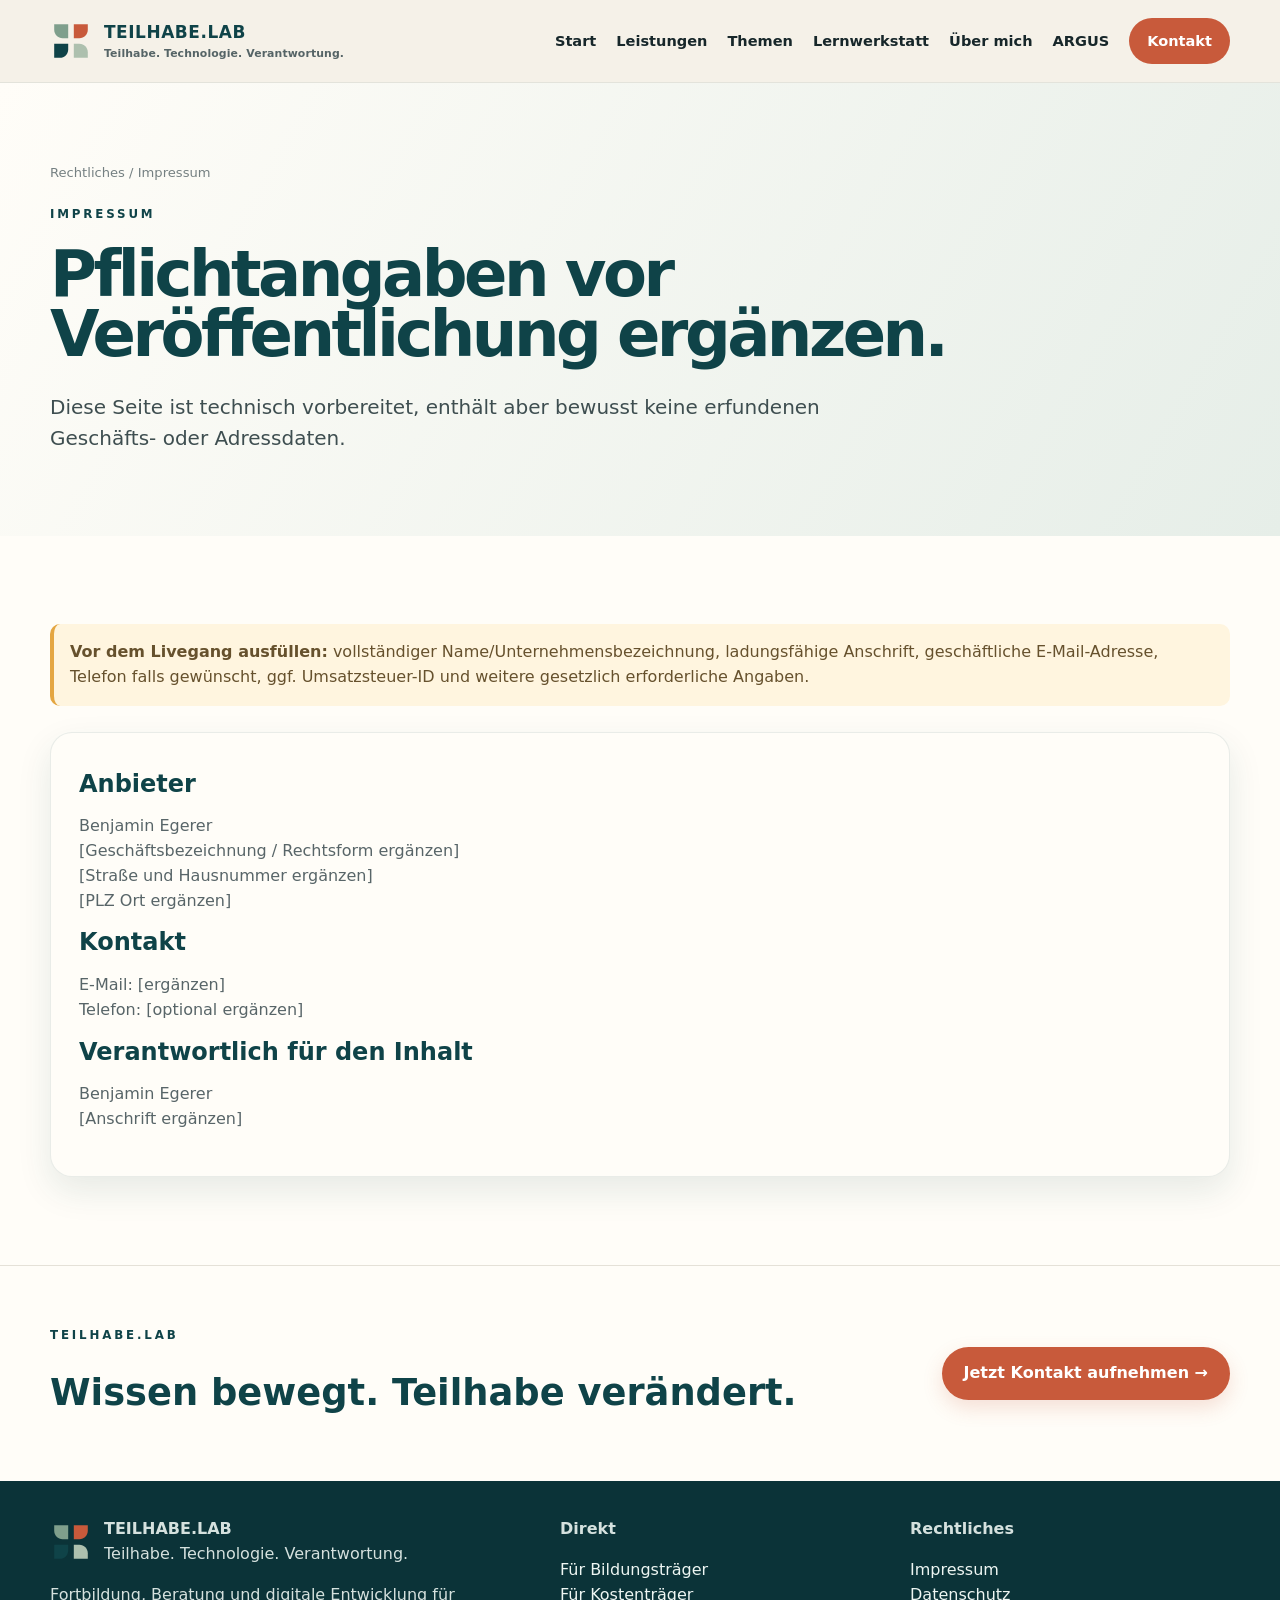
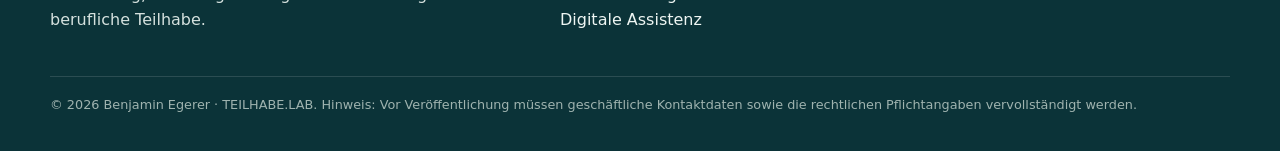
<file: impressum.html>
<!doctype html>
<html lang="de"><head><meta charset="utf-8"><meta name="viewport" content="width=device-width,initial-scale=1"><meta name="description" content="Impressum der Website TEILHABE.LAB."><meta name="theme-color" content="#0f4348"><title>Impressum | TEILHABE.LAB</title><link rel="icon" href="assets/img/favicon.svg" type="image/svg+xml"><link rel="stylesheet" href="assets/css/style.css"></head><body><a class="skip" href="#main">Zum Inhalt springen</a><header class="site-header"><div class="wrap navrow"><a class="brand" href="index.html"><img src="assets/img/logo-mark.svg" alt=""><span><strong>TEILHABE.LAB</strong><small>Teilhabe. Technologie. Verantwortung.</small></span></a><button class="menu-btn" aria-expanded="false" aria-label="Navigation öffnen">☰</button><nav class="nav" aria-label="Hauptnavigation"><a href="index.html">Start</a><a href="leistungen.html">Leistungen</a><a href="themen.html">Themen</a><a href="lernwerkstatt.html">Lernwerkstatt</a><a href="referent.html">Über mich</a><a href="argus.html">ARGUS</a><a href="kontakt.html" class="nav-cta">Kontakt</a></nav></div></header><main id="main"><section class="page-hero"><div class="wrap"><div class="breadcrumb">Rechtliches / Impressum</div><p class="eyebrow">IMPRESSUM</p><h1>Pflichtangaben vor Veröffentlichung ergänzen.</h1><p class="lead">Diese Seite ist technisch vorbereitet, enthält aber bewusst keine erfundenen Geschäfts- oder Adressdaten.</p></div></section><section class="section white"><div class="wrap"><div class="notice"><strong>Vor dem Livegang ausfüllen:</strong> vollständiger Name/Unternehmensbezeichnung, ladungsfähige Anschrift, geschäftliche E-Mail-Adresse, Telefon falls gewünscht, ggf. Umsatzsteuer-ID und weitere gesetzlich erforderliche Angaben.</div><div class="card" style="margin-top:26px"><h3>Anbieter</h3><p>Benjamin Egerer<br>[Geschäftsbezeichnung / Rechtsform ergänzen]<br>[Straße und Hausnummer ergänzen]<br>[PLZ Ort ergänzen]</p><h3>Kontakt</h3><p>E-Mail: [ergänzen]<br>Telefon: [optional ergänzen]</p><h3>Verantwortlich für den Inhalt</h3><p>Benjamin Egerer<br>[Anschrift ergänzen]</p></div></div></section></main><section class="footer-cta"><div class="wrap"><div><p class="eyebrow">TEILHABE.LAB</p><h2>Wissen bewegt. Teilhabe verändert.</h2></div><a class="btn" href="kontakt.html">Jetzt Kontakt aufnehmen →</a></div></section><footer class="site-footer"><div class="wrap"><div class="footer-grid"><div><div class="footer-brand"><img src="assets/img/logo-mark.svg" alt=""><div><strong>TEILHABE.LAB</strong><div>Teilhabe. Technologie. Verantwortung.</div></div></div><p>Fortbildung, Beratung und digitale Entwicklung für berufliche Teilhabe.</p></div><div><strong>Direkt</strong><p><a href="bildungstraeger.html">Für Bildungsträger</a><br><a href="kostentraeger.html">Für Kostenträger</a><br><a href="digitale-assistenz.html">Digitale Assistenz</a></p></div><div><strong>Rechtliches</strong><p><a href="impressum.html">Impressum</a><br><a href="datenschutz.html">Datenschutz</a></p></div></div><div class="legal">© 2026 Benjamin Egerer · TEILHABE.LAB. Hinweis: Vor Veröffentlichung müssen geschäftliche Kontaktdaten sowie die rechtlichen Pflichtangaben vervollständigt werden.</div></div></footer><script src="assets/js/site.js"></script></body></html>
</file>
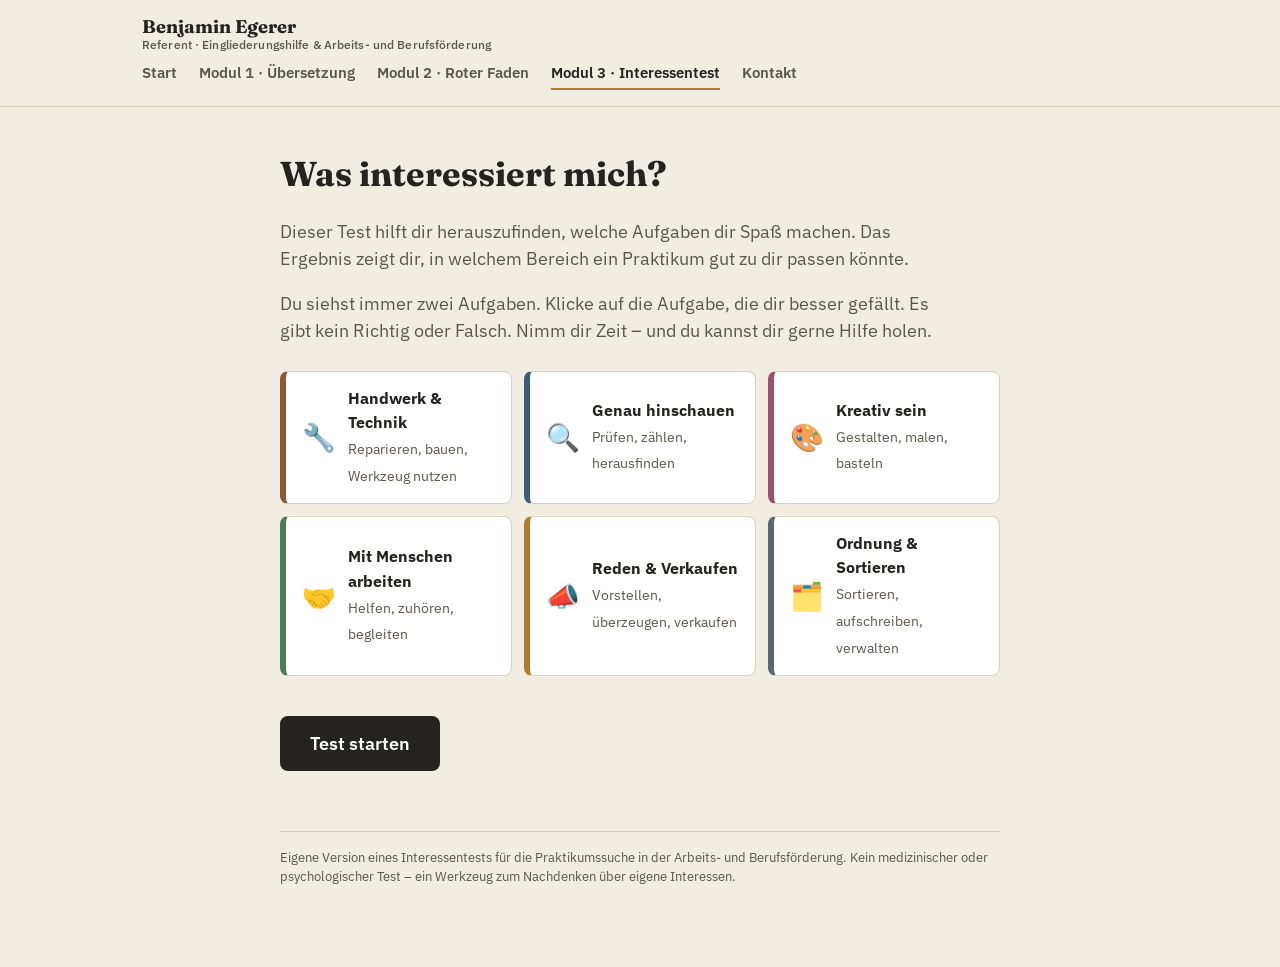
<file: interessen.html>
<!DOCTYPE html>
<html lang="de">
<head>
<meta charset="UTF-8">
<meta name="viewport" content="width=device-width, initial-scale=1.0">
<title>Was interessiert mich? – Test für ein Praktikum</title>
<link rel="preconnect" href="https://fonts.googleapis.com">
<link href="https://fonts.googleapis.com/css2?family=Fraunces:opsz,wght@9..144,500;9..144,700&family=IBM+Plex+Sans:wght@400;500;600;700&display=swap" rel="stylesheet">
<style>
  :root{
    --paper:#F1EDE3;
    --paper-raised:#FFFFFF;
    --ink:#242320;
    --ink-soft:#5B564C;
    --line:#D9D1BE;
    --r:#8A5A34;
    --i:#3E5C76;
    --a:#9C4F6E;
    --s:#4C7A5B;
    --e:#B3792C;
    --c:#5B6770;
  }
  *{box-sizing:border-box;}
  body{
    margin:0;
    background:var(--paper);
    color:var(--ink);
    font-family:'IBM Plex Sans', system-ui, sans-serif;
    line-height:1.55;
    font-size:1.08rem;
    -webkit-font-smoothing:antialiased;
  }
  h1,h2,h3{
    font-family:'Fraunces', Georgia, serif;
    font-weight:700;
    margin:0 0 .5em 0;
  }
  .wrap{
    max-width:760px;
    margin:0 auto;
    padding:40px 20px 80px;
  }
  #screen-intro p{color:var(--ink-soft); max-width:60ch; font-size:1.1rem;}
  .area-legend{
    display:grid;
    grid-template-columns:repeat(auto-fit,minmax(210px,1fr));
    gap:12px;
    margin:26px 0;
  }
  .area-chip{
    background:var(--paper-raised);
    border:1px solid var(--line);
    border-radius:8px;
    padding:14px 16px;
    border-left:6px solid var(--chip-color);
    display:flex;
    align-items:center;
    gap:12px;
  }
  .area-chip .icon{ font-size:1.7rem; }
  .area-chip b{ display:block; font-size:1rem;}
  .area-chip span{ font-size:.88rem; color:var(--ink-soft); }
  button.primary{
    background:var(--ink);
    color:#fff;
    border:none;
    padding:16px 30px;
    font-size:1.1rem;
    font-family:'IBM Plex Sans', sans-serif;
    font-weight:600;
    border-radius:8px;
    cursor:pointer;
    margin-top:14px;
  }
  button.primary:hover{ background:#3a372f; }
  button.ghost{
    background:transparent;
    border:2px solid var(--ink);
    color:var(--ink);
    padding:12px 22px;
    border-radius:8px;
    cursor:pointer;
    font-family:'IBM Plex Sans', sans-serif;
    font-weight:600;
  }
  /* ---- TEST ---- */
  #screen-test{display:none;}
  .progress-row{
    display:flex;
    justify-content:space-between;
    align-items:baseline;
    margin-bottom:8px;
    font-size:1rem;
    color:var(--ink-soft);
    font-weight:500;
  }
  .progress-track{
    height:10px;
    background:var(--line);
    border-radius:6px;
    overflow:hidden;
    margin-bottom:36px;
  }
  .progress-fill{
    height:100%;
    background:var(--e);
    width:0%;
    transition:width .3s ease;
  }
  .question-label{
    text-align:center;
    font-size:1.3rem;
    font-weight:600;
    margin-bottom:26px;
    font-family:'Fraunces', Georgia, serif;
  }
  .choice-grid{
    display:grid;
    grid-template-columns:1fr 1fr;
    gap:16px;
  }
  @media (max-width:560px){
    .choice-grid{ grid-template-columns:1fr; }
  }
  .choice-card{
    background:var(--paper-raised);
    border:2px solid var(--line);
    border-radius:14px;
    padding:30px 20px;
    text-align:center;
    cursor:pointer;
    font-size:1.15rem;
    font-weight:500;
    transition:border-color .15s, transform .1s;
  }
  .choice-card:hover{
    border-color:var(--ink);
    transform:translateY(-2px);
  }
  .choice-card .cicon{
    font-size:2.6rem;
    display:block;
    margin-bottom:14px;
  }
  .or-word{
    text-align:center;
    color:var(--ink-soft);
    font-size:1rem;
    margin:10px 0;
  }
  .skip-row{ text-align:center; margin-top:30px; }
  .skip-row a{ color:var(--ink-soft); font-size:1rem; cursor:pointer; text-decoration:underline; }
  /* ---- RESULTS ---- */
  #screen-results{display:none;}
  .hexwrap{
    display:flex;
    justify-content:center;
    margin:20px 0 8px;
  }
  .bars{ margin-top:16px; }
  .bar-row{
    display:flex;
    align-items:center;
    gap:14px;
    margin-bottom:14px;
    background:var(--paper-raised);
    border:1px solid var(--line);
    border-radius:10px;
    padding:12px 16px;
  }
  .bar-row .bicon{ font-size:1.8rem; }
  .bar-row .blabel{ min-width:190px; font-weight:600; }
  .bar-track{
    flex:1;
    height:14px;
    background:var(--paper);
    border:1px solid var(--line);
    border-radius:7px;
    overflow:hidden;
  }
  .bar-fill{ height:100%; border-radius:7px; }
  .bar-val{ min-width:46px; text-align:right; color:var(--ink-soft); font-weight:600; }
  .profile-box{
    margin-top:30px;
    padding:24px 26px;
    background:var(--paper-raised);
    border:1px solid var(--line);
    border-radius:14px;
  }
  .profile-box h3{ margin-bottom:.4em; }
  .praktika-list{
    margin-top:26px;
  }
  .praktika-row{
    display:flex;
    gap:14px;
    padding:16px 0;
    border-top:1px solid var(--line);
  }
  .praktika-row .swatch{ width:8px; border-radius:4px; flex-shrink:0; }
  .praktika-row b{ display:block; font-size:1.05rem; }
  .praktika-row span{ color:var(--ink-soft); }
  .actions-row{ margin-top:30px; display:flex; gap:12px; flex-wrap:wrap; }
  footer{
    margin-top:60px;
    font-size:.8rem;
    color:var(--ink-soft);
    border-top:1px solid var(--line);
    padding-top:16px;
  }

  /* ---- SITE NAV (gemeinsam für alle Seiten) ---- */
  .site-header{
    background:var(--paper);
    border-bottom:1px solid var(--line);
    position:sticky; top:0; z-index:50;
  }
  .site-header-inner{
    max-width:1040px; margin:0 auto;
    padding:16px 22px;
    display:flex; justify-content:space-between; align-items:center;
    flex-wrap:wrap; gap:10px;
  }
  .site-brand{
    font-family:'Fraunces', Georgia, serif;
    font-weight:700; font-size:1.15rem;
    color:var(--ink); text-decoration:none;
    display:flex; flex-direction:column; line-height:1.2;
  }
  .site-brand small{
    font-family:'IBM Plex Sans', sans-serif;
    font-weight:500; font-size:.72rem;
    color:var(--ink-soft); letter-spacing:.01em;
  }
  .site-nav{ display:flex; gap:22px; flex-wrap:wrap; }
  .site-nav a{
    font-family:'IBM Plex Sans', sans-serif;
    font-size:.92rem; font-weight:600;
    color:var(--ink-soft); text-decoration:none;
    padding-bottom:3px; border-bottom:2px solid transparent;
  }
  .site-nav a:hover{ color:var(--ink); }
  .site-nav a.active{ color:var(--ink); border-bottom-color:#B3792C; }

</style>
</head>
<body>
<header class="site-header">
  <div class="site-header-inner">
    <a class="site-brand" href="index.html">Benjamin Egerer<small>Referent · Eingliederungshilfe &amp; Arbeits- und Berufsförderung</small></a>
    <nav class="site-nav">
      <a href="index.html">Start</a>
      <a href="uebersetzung.html">Modul 1 · Übersetzung</a>
      <a href="roter-faden.html">Modul 2 · Roter Faden</a>
      <a href="interessen.html" class="active">Modul 3 · Interessentest</a>
      <a href="index.html#kontakt">Kontakt</a>
    </nav>
  </div>
</header>

<div class="wrap">

  <!-- INTRO -->
  <div id="screen-intro">
    <h1>Was interessiert mich?</h1>
    <p>Dieser Test hilft dir herauszufinden, welche Aufgaben dir Spaß machen. Das Ergebnis zeigt dir, in welchem Bereich ein Praktikum gut zu dir passen könnte.</p>
    <p>Du siehst immer zwei Aufgaben. Klicke auf die Aufgabe, die dir besser gefällt. Es gibt kein Richtig oder Falsch. Nimm dir Zeit – und du kannst dir gerne Hilfe holen.</p>

    <div class="area-legend">
      <div class="area-chip" style="--chip-color:var(--r)"><span class="icon">🔧</span><div><b>Handwerk &amp; Technik</b><span>Reparieren, bauen, Werkzeug nutzen</span></div></div>
      <div class="area-chip" style="--chip-color:var(--i)"><span class="icon">🔍</span><div><b>Genau hinschauen</b><span>Prüfen, zählen, herausfinden</span></div></div>
      <div class="area-chip" style="--chip-color:var(--a)"><span class="icon">🎨</span><div><b>Kreativ sein</b><span>Gestalten, malen, basteln</span></div></div>
      <div class="area-chip" style="--chip-color:var(--s)"><span class="icon">🤝</span><div><b>Mit Menschen arbeiten</b><span>Helfen, zuhören, begleiten</span></div></div>
      <div class="area-chip" style="--chip-color:var(--e)"><span class="icon">📣</span><div><b>Reden &amp; Verkaufen</b><span>Vorstellen, überzeugen, verkaufen</span></div></div>
      <div class="area-chip" style="--chip-color:var(--c)"><span class="icon">🗂️</span><div><b>Ordnung &amp; Sortieren</b><span>Sortieren, aufschreiben, verwalten</span></div></div>
    </div>

    <button class="primary" onclick="startTest()">Test starten</button>
  </div>

  <!-- TEST -->
  <div id="screen-test">
    <div class="progress-row">
      <span id="progress-label">Frage 1 von 30</span>
      <span id="progress-pct">0%</span>
    </div>
    <div class="progress-track"><div class="progress-fill" id="progress-fill"></div></div>

    <div class="question-label">Was machst du lieber?</div>

    <div class="choice-grid">
      <div class="choice-card" id="card-left" onclick="choose('left')"></div>
      <div class="choice-card" id="card-right" onclick="choose('right')"></div>
    </div>

    <div class="skip-row"><a onclick="goBack()">← zurück zur vorherigen Frage</a></div>
  </div>

  <!-- RESULTS -->
  <div id="screen-results">
    <h1>Dein Ergebnis</h1>
    <p style="color:var(--ink-soft); max-width:60ch;">So stark interessieren dich die verschiedenen Bereiche. Je länger der Balken, desto mehr Spaß macht dir dieser Bereich.</p>

    <div class="hexwrap">
      <svg id="hexchart" width="320" height="320" viewBox="0 0 320 320"></svg>
    </div>

    <div class="bars" id="bars"></div>

    <div class="profile-box">
      <h3 id="profile-title"></h3>
      <p id="profile-text" style="margin:0; color:var(--ink-soft);"></p>
    </div>

    <div class="praktika-list" id="praktika-list"></div>

    <div class="actions-row">
      <button class="primary" onclick="copySummary()">Ergebnis kopieren</button>
      <button class="ghost" onclick="restart()">Test neu starten</button>
    </div>
  </div>

  <footer>
    Eigene Version eines Interessentests für die Praktikumssuche in der Arbeits- und Berufsförderung. Kein medizinischer oder psychologischer Test – ein Werkzeug zum Nachdenken über eigene Interessen.
  </footer>
</div>

<script>
const CATS = {
  R:{name:"Handwerk & Technik", icon:"🔧", color:"var(--r)"},
  I:{name:"Genau hinschauen", icon:"🔍", color:"var(--i)"},
  A:{name:"Kreativ sein", icon:"🎨", color:"var(--a)"},
  S:{name:"Mit Menschen arbeiten", icon:"🤝", color:"var(--s)"},
  E:{name:"Reden & Verkaufen", icon:"📣", color:"var(--e)"},
  C:{name:"Ordnung & Sortieren", icon:"🗂️", color:"var(--c)"}
};

const PRAKTIKA = {
  R:"Holzwerkstatt, Metallwerkstatt, Fahrradwerkstatt, Garten- und Landschaftsbau, Hausmeisterei",
  I:"Qualitätsprüfung, Wareneingang kontrollieren, Zählen und Vergleichen",
  A:"Kreativwerkstatt, Töpferei, Weberei, Deko und Gestaltung",
  S:"Küche und Kantine mit Gästekontakt, Empfang, Unterstützung anderer Beschäftigter",
  E:"Verkauf im Werkstattladen, Kunden ansprechen, Produkte vorstellen",
  C:"Büro, Post, Lager, Sortier- und Verwaltungsarbeiten"
};

const PAIR_TEXT = {
  RI:"Du magst praktische Arbeit und schaust auch gerne genau hin, ob alles stimmt.",
  RA:"Du arbeitest gerne mit den Händen und gestaltest gerne etwas Schönes dabei.",
  RS:"Du packst gerne praktisch mit an und bist gerne für andere Menschen da.",
  RE:"Du arbeitest gerne praktisch und redest auch gerne mit anderen Leuten.",
  RC:"Du arbeitest gerne praktisch und hältst gerne Ordnung dabei.",
  IA:"Du findest gerne heraus, wie etwas funktioniert, und gestaltest auch gerne kreativ.",
  IS:"Du schaust gerne genau hin und bist gleichzeitig gerne für andere da.",
  IE:"Du findest gerne Lösungen und stellst sie auch gerne anderen vor.",
  IC:"Du prüfst gerne genau und hältst dabei gerne Ordnung.",
  AS:"Du gestaltest gerne kreativ und bist dabei gerne mit Menschen zusammen.",
  AE:"Du gestaltest gerne etwas und zeigst es auch gerne anderen.",
  AC:"Du gestaltest gerne schön und ordnest die Dinge dabei gerne genau ein.",
  SE:"Du bist gerne für andere da und redest auch gerne mit Leuten.",
  SC:"Du hilfst gerne anderen und hältst dabei gerne Ordnung.",
  EC:"Du redest gerne mit anderen und rechnest oder ordnest auch gerne genau."
};

const ITEMS = [
  {left:{t:"Eine kaputte Maschine reparieren", i:"🔧", c:"R"}, right:{t:"Genau nachschauen, warum sie kaputt ist", i:"🔍", c:"I"}},
  {left:{t:"Ein Regal aufbauen", i:"🪛", c:"R"}, right:{t:"Ersatzteile zählen und kontrollieren", i:"🔍", c:"I"}},
  {left:{t:"Mit Holz arbeiten", i:"🪵", c:"R"}, right:{t:"Etwas Schönes malen oder gestalten", i:"🎨", c:"A"}},
  {left:{t:"Im Garten arbeiten", i:"🌱", c:"R"}, right:{t:"Ein buntes Blumenbeet gestalten", i:"🎨", c:"A"}},
  {left:{t:"Ein Fahrrad reparieren", i:"🚲", c:"R"}, right:{t:"Mit jemandem reden, dem es nicht gut geht", i:"🤝", c:"S"}},
  {left:{t:"Mein Zimmer aufräumen", i:"🧹", c:"R"}, right:{t:"Jemandem bei einem Problem helfen", i:"🤝", c:"S"}},
  {left:{t:"Etwas zusammenbauen", i:"🔧", c:"R"}, right:{t:"Mit einem neuen Kunden reden", i:"📣", c:"E"}},
  {left:{t:"Ein Auto oder Fahrrad pflegen", i:"🚲", c:"R"}, right:{t:"Etwas verkaufen", i:"📣", c:"E"}},
  {left:{t:"Pakete packen", i:"📦", c:"R"}, right:{t:"Genau zählen, wie viele Sachen im Lager sind", i:"🗂️", c:"C"}},
  {left:{t:"Werkzeuge oder Hilfsmittel zusammenbauen", i:"🔧", c:"R"}, right:{t:"Genau aufschreiben, was repariert wurde", i:"🗂️", c:"C"}},
  {left:{t:"Herausfinden, warum etwas nicht funktioniert", i:"🔍", c:"I"}, right:{t:"Ein schönes Plakat gestalten", i:"🎨", c:"A"}},
  {left:{t:"Genau nachlesen, wie etwas funktioniert", i:"🔍", c:"I"}, right:{t:"Ein Bild dazu malen", i:"🎨", c:"A"}},
  {left:{t:"Genau prüfen, ob eine Aufgabe richtig gemacht wurde", i:"🔍", c:"I"}, right:{t:"Jemandem Mut machen, der unsicher ist", i:"🤝", c:"S"}},
  {left:{t:"Ausprobieren, wie man etwas besser machen kann", i:"🔍", c:"I"}, right:{t:"Helfen, wenn sich zwei streiten", i:"🤝", c:"S"}},
  {left:{t:"Ein Rätsel oder eine knifflige Aufgabe lösen", i:"🔍", c:"I"}, right:{t:"Andere überzeugen, bei etwas mitzumachen", i:"📣", c:"E"}},
  {left:{t:"Prüfen, ob eine Idee funktioniert", i:"🔍", c:"I"}, right:{t:"Die Idee vor anderen vorstellen", i:"📣", c:"E"}},
  {left:{t:"Genau zählen, wie viel fertig ist", i:"🔍", c:"I"}, right:{t:"Alles ordentlich in eine Liste schreiben", i:"🗂️", c:"C"}},
  {left:{t:"Kontrollieren, ob alles richtig ist", i:"🔍", c:"I"}, right:{t:"Papiere in Ordner sortieren", i:"🗂️", c:"C"}},
  {left:{t:"Bei einer Aufführung mitmachen", i:"🎭", c:"A"}, right:{t:"Neben jemandem stehen und ihm Halt geben", i:"🤝", c:"S"}},
  {left:{t:"Ein Plakat für die Werkstatt gestalten", i:"🎨", c:"A"}, right:{t:"Mit jemandem reden, der traurig ist", i:"🤝", c:"S"}},
  {left:{t:"Ein Schaufenster dekorieren", i:"🎨", c:"A"}, right:{t:"Kunden ansprechen und ihnen etwas verkaufen", i:"📣", c:"E"}},
  {left:{t:"Ein Bild für eine Ausstellung malen", i:"🎨", c:"A"}, right:{t:"Leute finden, die uns unterstützen", i:"📣", c:"E"}},
  {left:{t:"Eine schöne Mappe gestalten", i:"🎨", c:"A"}, right:{t:"Mappen ordentlich ins Regal einsortieren", i:"🗂️", c:"C"}},
  {left:{t:"Bilder für eine Ausstellung gestalten", i:"🎨", c:"A"}, right:{t:"Nach der Ausstellung alles wieder aufräumen", i:"🗂️", c:"C"}},
  {left:{t:"Jemanden zu einem neuen Praktikum begleiten", i:"🤝", c:"S"}, right:{t:"Mit der Firma über den Praktikumsplatz reden", i:"📣", c:"E"}},
  {left:{t:"Jemanden trösten, der Sorgen hat", i:"🤝", c:"S"}, right:{t:"Neue Leute für ein Projekt gewinnen", i:"📣", c:"E"}},
  {left:{t:"Jemandem helfen, der Kummer hat", i:"🤝", c:"S"}, right:{t:"Akten oder Unterlagen ordentlich einsortieren", i:"🗂️", c:"C"}},
  {left:{t:"Mit jemandem reden und ihm helfen", i:"🤝", c:"S"}, right:{t:"Ein Formular sorgfältig ausfüllen", i:"🗂️", c:"C"}},
  {left:{t:"Mit anderen reden und etwas aushandeln", i:"📣", c:"E"}, right:{t:"Genau abrechnen, was ausgegeben wurde", i:"🗂️", c:"C"}},
  {left:{t:"Ein neues Angebot für die Werkstatt vorschlagen", i:"📣", c:"E"}, right:{t:"Einen Plan aufstellen, wer wann arbeitet", i:"🗂️", c:"C"}}
];

let order = ITEMS.map((_,i)=>i);
for(let i=order.length-1;i>0;i--){
  const j = Math.floor(Math.random()*(i+1));
  [order[i],order[j]] = [order[j],order[i]];
}

let idx = 0;
let answers = new Array(ITEMS.length).fill(null);

function startTest(){
  document.getElementById('screen-intro').style.display='none';
  document.getElementById('screen-test').style.display='block';
  renderItem();
}

function renderItem(){
  const item = ITEMS[order[idx]];
  document.getElementById('card-left').innerHTML = `<span class="cicon">${item.left.i}</span>${item.left.t}`;
  document.getElementById('card-right').innerHTML = `<span class="cicon">${item.right.i}</span>${item.right.t}`;
  document.getElementById('progress-label').textContent = `Frage ${idx+1} von ${ITEMS.length}`;
  const pct = Math.round((idx)/ITEMS.length*100);
  document.getElementById('progress-pct').textContent = pct+'%';
  document.getElementById('progress-fill').style.width = pct+'%';
}

function choose(side){
  const item = ITEMS[order[idx]];
  const cat = side==='left' ? item.left.c : item.right.c;
  answers[order[idx]] = cat;
  if(idx < ITEMS.length-1){
    idx++;
    renderItem();
  } else {
    showResults();
  }
}

function goBack(){
  if(idx>0){ idx--; renderItem(); }
}

function computeScores(){
  const scores = {R:0,I:0,A:0,S:0,E:0,C:0};
  const maxPer = {R:0,I:0,A:0,S:0,E:0,C:0};
  ITEMS.forEach((item,i)=>{
    maxPer[item.left.c]+=1;
    maxPer[item.right.c]+=1;
    const a = answers[i];
    if(a) scores[a]+=1;
  });
  return {scores, maxPer};
}

function showResults(){
  document.getElementById('screen-test').style.display='none';
  document.getElementById('screen-results').style.display='block';

  const {scores, maxPer} = computeScores();
  const pct = {};
  Object.keys(scores).forEach(k=> pct[k] = Math.round(scores[k]/maxPer[k]*100));

  drawHexagon(pct);
  renderBars(pct);
  renderProfileText(pct);
  renderPraktika(pct);

  window._lastPct = pct;
}

function renderBars(pct){
  const order6 = Object.keys(CATS).sort((a,b)=>pct[b]-pct[a]);
  const el = document.getElementById('bars');
  el.innerHTML = order6.map(k=>`
    <div class="bar-row">
      <span class="bicon">${CATS[k].icon}</span>
      <div class="blabel">${CATS[k].name}</div>
      <div class="bar-track"><div class="bar-fill" style="width:${pct[k]}%; background:${CATS[k].color}"></div></div>
      <div class="bar-val">${pct[k]}%</div>
    </div>
  `).join('');
}

function renderProfileText(pct){
  const order6 = Object.keys(CATS).sort((a,b)=>pct[b]-pct[a]);
  const top2 = order6.slice(0,2);
  const key = top2.slice().sort().join('');
  const text = PAIR_TEXT[key] || "";
  document.getElementById('profile-title').textContent =
    `Deine Lieblingsbereiche: ${CATS[top2[0]].name} und ${CATS[top2[1]].name}`;
  document.getElementById('profile-text').textContent = text;
}

function renderPraktika(pct){
  const order6 = Object.keys(CATS).sort((a,b)=>pct[b]-pct[a]);
  const top3 = order6.slice(0,3);
  const el = document.getElementById('praktika-list');
  el.innerHTML = '<h3 style="font-family:Fraunces,Georgia,serif; margin-bottom:6px;">Das könnte für ein Praktikum passen:</h3>' +
    top3.map(k=>`
    <div class="praktika-row">
      <div class="swatch" style="background:${CATS[k].color}"></div>
      <div>
        <b>${CATS[k].icon} ${CATS[k].name}</b>
        <span>${PRAKTIKA[k]}</span>
      </div>
    </div>
  `).join('');
}

function drawHexagon(pct){
  const svg = document.getElementById('hexchart');
  const cx=160, cy=160, maxR=120;
  const keys = ['R','I','A','S','E','C'];
  const angleFor = (i)=> (Math.PI/180)*(-90 + i*60);

  const gridRings = [25,50,75,100];
  let html = '';

  gridRings.forEach(g=>{
    let pts = keys.map((k,i)=>{
      const r = maxR*g/100;
      const ang = angleFor(i);
      return `${cx+r*Math.cos(ang)},${cy+r*Math.sin(ang)}`;
    }).join(' ');
    html += `<polygon points="${pts}" fill="none" stroke="#D9D1BE" stroke-width="1"/>`;
  });

  keys.forEach((k,i)=>{
    const ang = angleFor(i);
    const x2 = cx+maxR*Math.cos(ang), y2 = cy+maxR*Math.sin(ang);
    html += `<line x1="${cx}" y1="${cy}" x2="${x2}" y2="${y2}" stroke="#D9D1BE" stroke-width="1"/>`;
    const lx = cx+(maxR+26)*Math.cos(ang), ly = cy+(maxR+26)*Math.sin(ang);
    html += `<text x="${lx}" y="${ly}" font-size="20" text-anchor="middle" dominant-baseline="middle">${CATS[k].icon}</text>`;
  });

  let dataPts = keys.map((k,i)=>{
    const r = maxR*pct[k]/100;
    const ang = angleFor(i);
    return `${cx+r*Math.cos(ang)},${cy+r*Math.sin(ang)}`;
  }).join(' ');
  html += `<polygon points="${dataPts}" fill="rgba(179,121,44,0.28)" stroke="#B3792C" stroke-width="3"/>`;

  keys.forEach((k,i)=>{
    const r = maxR*pct[k]/100;
    const ang = angleFor(i);
    const x = cx+r*Math.cos(ang), y = cy+r*Math.sin(ang);
    html += `<circle cx="${x}" cy="${y}" r="5" fill="#B3792C"/>`;
  });

  svg.innerHTML = html;
}

function copySummary(){
  const pct = window._lastPct;
  const order6 = Object.keys(CATS).sort((a,b)=>pct[b]-pct[a]);
  let text = "Mein Ergebnis – Was interessiert mich?\n\n";
  order6.forEach(k=>{
    text += `${CATS[k].icon} ${CATS[k].name}: ${pct[k]}%\n`;
  });
  navigator.clipboard.writeText(text).then(()=>{
    alert("Ergebnis wurde kopiert.");
  });
}

function restart(){
  idx = 0;
  answers = new Array(ITEMS.length).fill(null);
  order = ITEMS.map((_,i)=>i);
  for(let i=order.length-1;i>0;i--){
    const j = Math.floor(Math.random()*(i+1));
    [order[i],order[j]] = [order[j],order[i]];
  }
  document.getElementById('screen-results').style.display='none';
  document.getElementById('screen-intro').style.display='block';
}
</script>
</body>
</html>
</file>
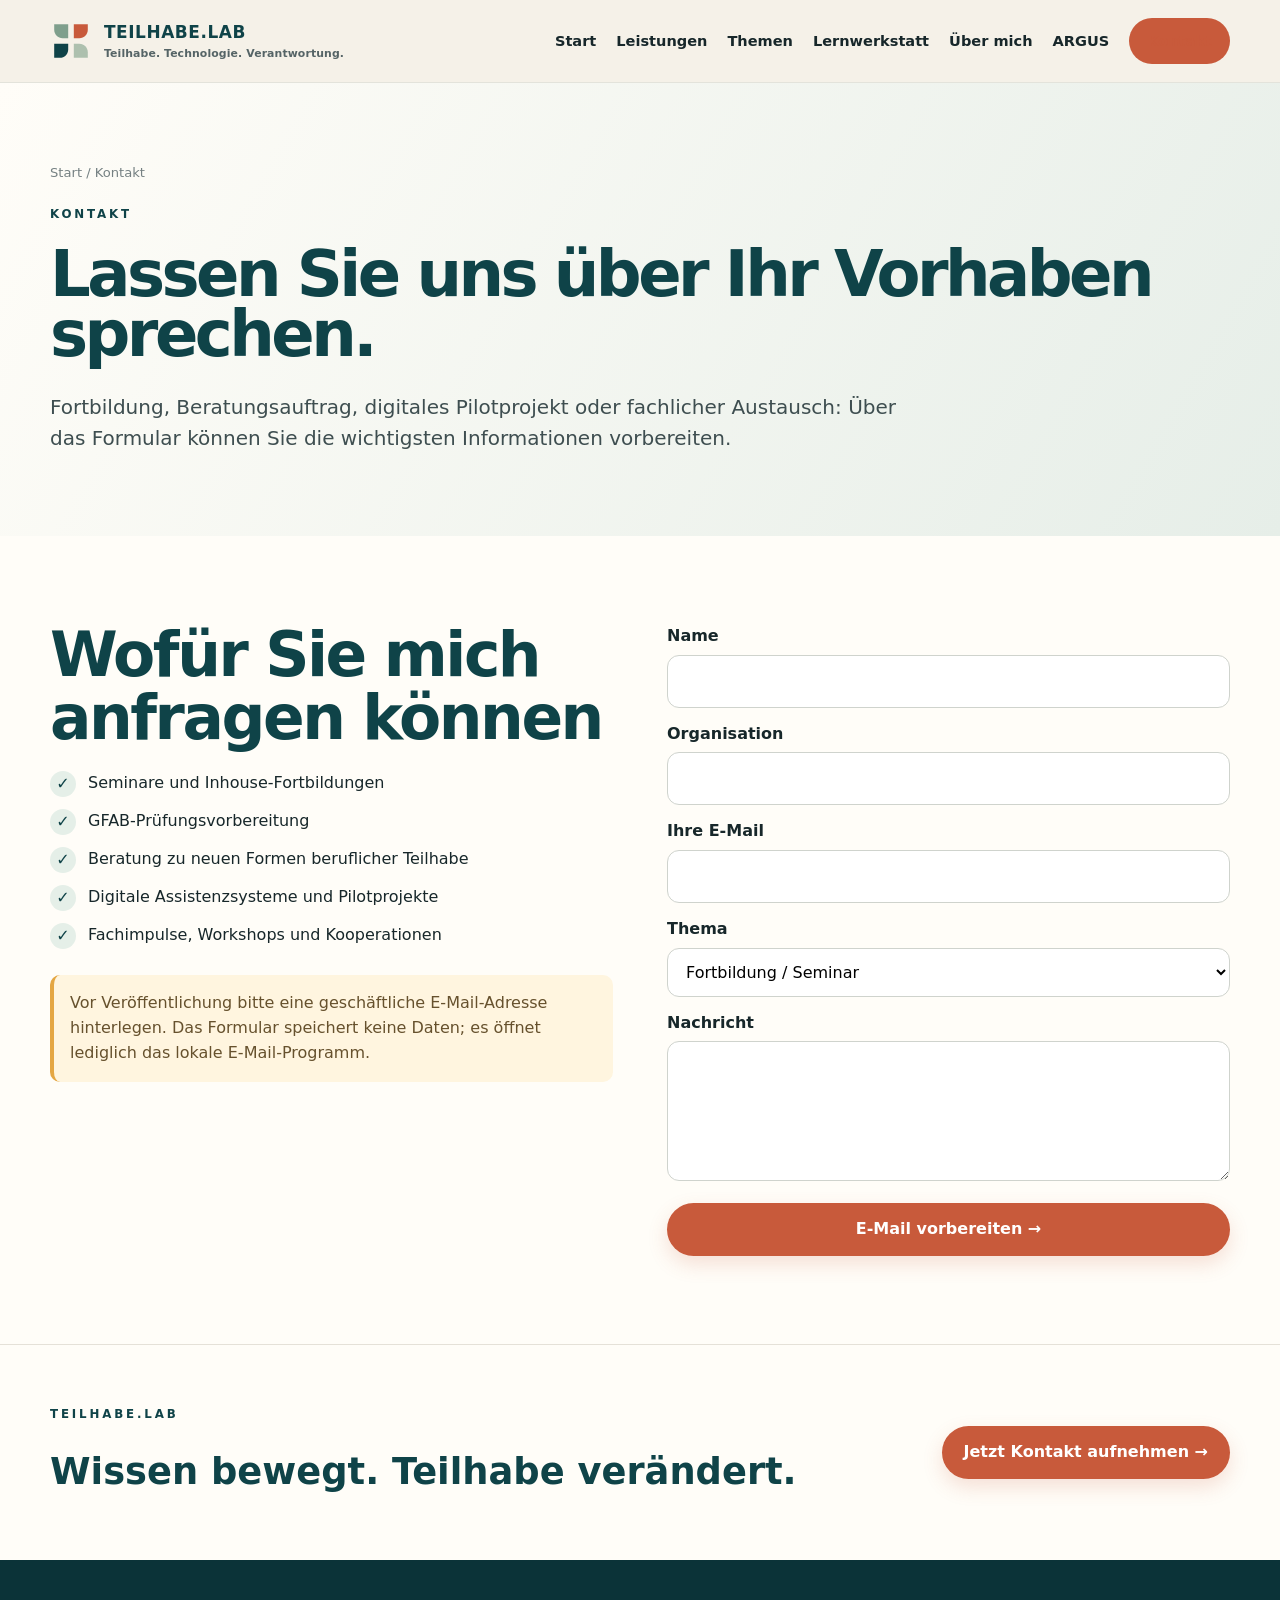
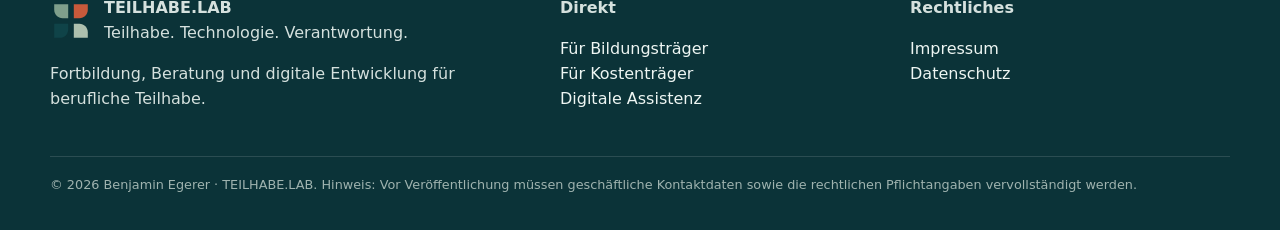
<file: kontakt.html>
<!doctype html>
<html lang="de"><head><meta charset="utf-8"><meta name="viewport" content="width=device-width,initial-scale=1"><meta name="description" content="Kontakt und Buchungsanfrage an TEILHABE.LAB."><meta name="theme-color" content="#0f4348"><title>Kontakt | TEILHABE.LAB</title><link rel="icon" href="assets/img/favicon.svg" type="image/svg+xml"><link rel="stylesheet" href="assets/css/style.css"></head><body><a class="skip" href="#main">Zum Inhalt springen</a><header class="site-header"><div class="wrap navrow"><a class="brand" href="index.html"><img src="assets/img/logo-mark.svg" alt=""><span><strong>TEILHABE.LAB</strong><small>Teilhabe. Technologie. Verantwortung.</small></span></a><button class="menu-btn" aria-expanded="false" aria-label="Navigation öffnen">☰</button><nav class="nav" aria-label="Hauptnavigation"><a href="index.html">Start</a><a href="leistungen.html">Leistungen</a><a href="themen.html">Themen</a><a href="lernwerkstatt.html">Lernwerkstatt</a><a href="referent.html">Über mich</a><a href="argus.html">ARGUS</a><a href="kontakt.html" class="nav-cta">Kontakt</a></nav></div></header><main id="main"><section class="page-hero"><div class="wrap"><div class="breadcrumb">Start / Kontakt</div><p class="eyebrow">KONTAKT</p><h1>Lassen Sie uns über Ihr Vorhaben sprechen.</h1><p class="lead">Fortbildung, Beratungsauftrag, digitales Pilotprojekt oder fachlicher Austausch: Über das Formular können Sie die wichtigsten Informationen vorbereiten.</p></div></section><section class="section white"><div class="wrap split"><div><h2>Wofür Sie mich anfragen können</h2><div class="checklist"><div class="check">Seminare und Inhouse-Fortbildungen</div><div class="check">GFAB-Prüfungsvorbereitung</div><div class="check">Beratung zu neuen Formen beruflicher Teilhabe</div><div class="check">Digitale Assistenzsysteme und Pilotprojekte</div><div class="check">Fachimpulse, Workshops und Kooperationen</div></div><div class="notice" style="margin-top:26px">Vor Veröffentlichung bitte eine geschäftliche E-Mail-Adresse hinterlegen. Das Formular speichert keine Daten; es öffnet lediglich das lokale E-Mail-Programm.</div></div><form id="contactForm" class="contact-form" data-email=""><div class="field"><label for="name">Name</label><input id="name" name="name" required></div><div class="field"><label for="org">Organisation</label><input id="org" name="org"></div><div class="field"><label for="email">Ihre E-Mail</label><input id="email" name="email" type="email" required></div><div class="field"><label for="thema">Thema</label><select id="thema" name="thema"><option>Fortbildung / Seminar</option><option>GFAB-Prüfungsvorbereitung</option><option>Beratung Kostenträger</option><option>Digitale Assistenz / KI</option><option>Kooperation / Sonstiges</option></select></div><div class="field"><label for="message">Nachricht</label><textarea id="message" name="message" required></textarea></div><button class="btn" type="submit">E-Mail vorbereiten →</button><div id="contactHint" class="notice hidden"></div></form></div></section></main><section class="footer-cta"><div class="wrap"><div><p class="eyebrow">TEILHABE.LAB</p><h2>Wissen bewegt. Teilhabe verändert.</h2></div><a class="btn" href="kontakt.html">Jetzt Kontakt aufnehmen →</a></div></section><footer class="site-footer"><div class="wrap"><div class="footer-grid"><div><div class="footer-brand"><img src="assets/img/logo-mark.svg" alt=""><div><strong>TEILHABE.LAB</strong><div>Teilhabe. Technologie. Verantwortung.</div></div></div><p>Fortbildung, Beratung und digitale Entwicklung für berufliche Teilhabe.</p></div><div><strong>Direkt</strong><p><a href="bildungstraeger.html">Für Bildungsträger</a><br><a href="kostentraeger.html">Für Kostenträger</a><br><a href="digitale-assistenz.html">Digitale Assistenz</a></p></div><div><strong>Rechtliches</strong><p><a href="impressum.html">Impressum</a><br><a href="datenschutz.html">Datenschutz</a></p></div></div><div class="legal">© 2026 Benjamin Egerer · TEILHABE.LAB. Hinweis: Vor Veröffentlichung müssen geschäftliche Kontaktdaten sowie die rechtlichen Pflichtangaben vervollständigt werden.</div></div></footer><script src="assets/js/site.js"></script><script src="assets/js/kontakt.js"></script></body></html>
</file>
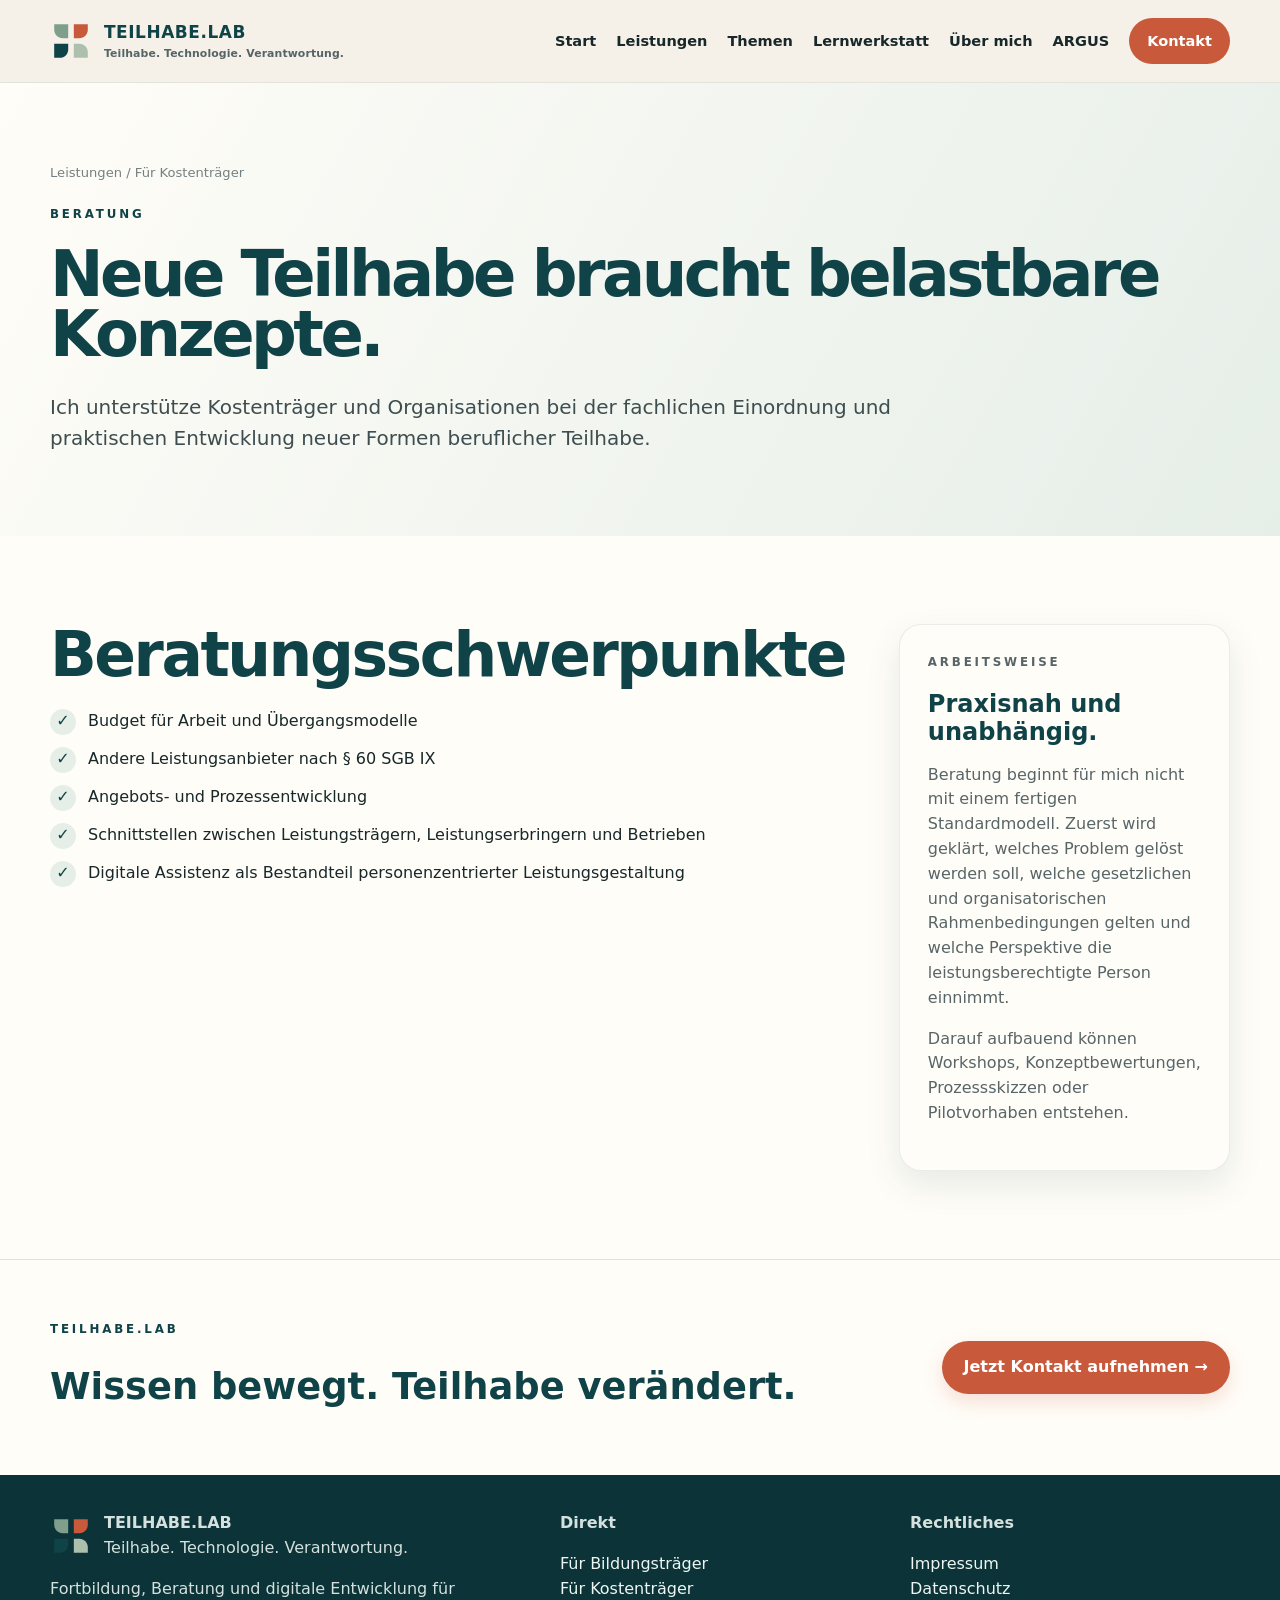
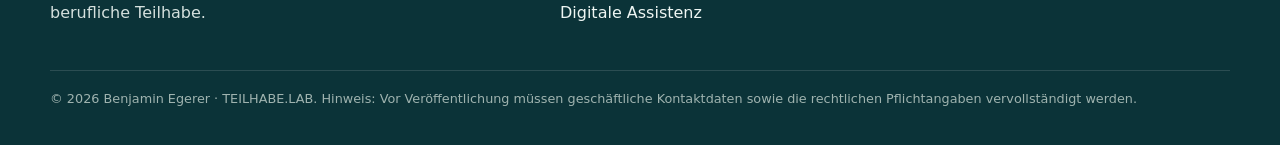
<file: kostentraeger.html>
<!doctype html>
<html lang="de"><head><meta charset="utf-8"><meta name="viewport" content="width=device-width,initial-scale=1"><meta name="description" content="Beratung zu neuen Formen beruflicher Teilhabe für Kostenträger und Organisationen."><meta name="theme-color" content="#0f4348"><title>Für Kostenträger | TEILHABE.LAB</title><link rel="icon" href="assets/img/favicon.svg" type="image/svg+xml"><link rel="stylesheet" href="assets/css/style.css"></head><body><a class="skip" href="#main">Zum Inhalt springen</a><header class="site-header"><div class="wrap navrow"><a class="brand" href="index.html"><img src="assets/img/logo-mark.svg" alt=""><span><strong>TEILHABE.LAB</strong><small>Teilhabe. Technologie. Verantwortung.</small></span></a><button class="menu-btn" aria-expanded="false" aria-label="Navigation öffnen">☰</button><nav class="nav" aria-label="Hauptnavigation"><a href="index.html">Start</a><a href="leistungen.html">Leistungen</a><a href="themen.html">Themen</a><a href="lernwerkstatt.html">Lernwerkstatt</a><a href="referent.html">Über mich</a><a href="argus.html">ARGUS</a><a href="kontakt.html" class="nav-cta">Kontakt</a></nav></div></header><main id="main"><section class="page-hero"><div class="wrap"><div class="breadcrumb">Leistungen / Für Kostenträger</div><p class="eyebrow">BERATUNG</p><h1>Neue Teilhabe braucht belastbare Konzepte.</h1><p class="lead">Ich unterstütze Kostenträger und Organisationen bei der fachlichen Einordnung und praktischen Entwicklung neuer Formen beruflicher Teilhabe.</p></div></section><section class="section white"><div class="wrap split"><div><h2>Beratungsschwerpunkte</h2><div class="checklist"><div class="check">Budget für Arbeit und Übergangsmodelle</div><div class="check">Andere Leistungsanbieter nach § 60 SGB IX</div><div class="check">Angebots- und Prozessentwicklung</div><div class="check">Schnittstellen zwischen Leistungsträgern, Leistungserbringern und Betrieben</div><div class="check">Digitale Assistenz als Bestandteil personenzentrierter Leistungsgestaltung</div></div></div><div class="card"><p class="eyebrow">ARBEITSWEISE</p><h3>Praxisnah und unabhängig.</h3><p>Beratung beginnt für mich nicht mit einem fertigen Standardmodell. Zuerst wird geklärt, welches Problem gelöst werden soll, welche gesetzlichen und organisatorischen Rahmenbedingungen gelten und welche Perspektive die leistungsberechtigte Person einnimmt.</p><p>Darauf aufbauend können Workshops, Konzeptbewertungen, Prozessskizzen oder Pilotvorhaben entstehen.</p></div></div></section></main><section class="footer-cta"><div class="wrap"><div><p class="eyebrow">TEILHABE.LAB</p><h2>Wissen bewegt. Teilhabe verändert.</h2></div><a class="btn" href="kontakt.html">Jetzt Kontakt aufnehmen →</a></div></section><footer class="site-footer"><div class="wrap"><div class="footer-grid"><div><div class="footer-brand"><img src="assets/img/logo-mark.svg" alt=""><div><strong>TEILHABE.LAB</strong><div>Teilhabe. Technologie. Verantwortung.</div></div></div><p>Fortbildung, Beratung und digitale Entwicklung für berufliche Teilhabe.</p></div><div><strong>Direkt</strong><p><a href="bildungstraeger.html">Für Bildungsträger</a><br><a href="kostentraeger.html">Für Kostenträger</a><br><a href="digitale-assistenz.html">Digitale Assistenz</a></p></div><div><strong>Rechtliches</strong><p><a href="impressum.html">Impressum</a><br><a href="datenschutz.html">Datenschutz</a></p></div></div><div class="legal">© 2026 Benjamin Egerer · TEILHABE.LAB. Hinweis: Vor Veröffentlichung müssen geschäftliche Kontaktdaten sowie die rechtlichen Pflichtangaben vervollständigt werden.</div></div></footer><script src="assets/js/site.js"></script></body></html>
</file>
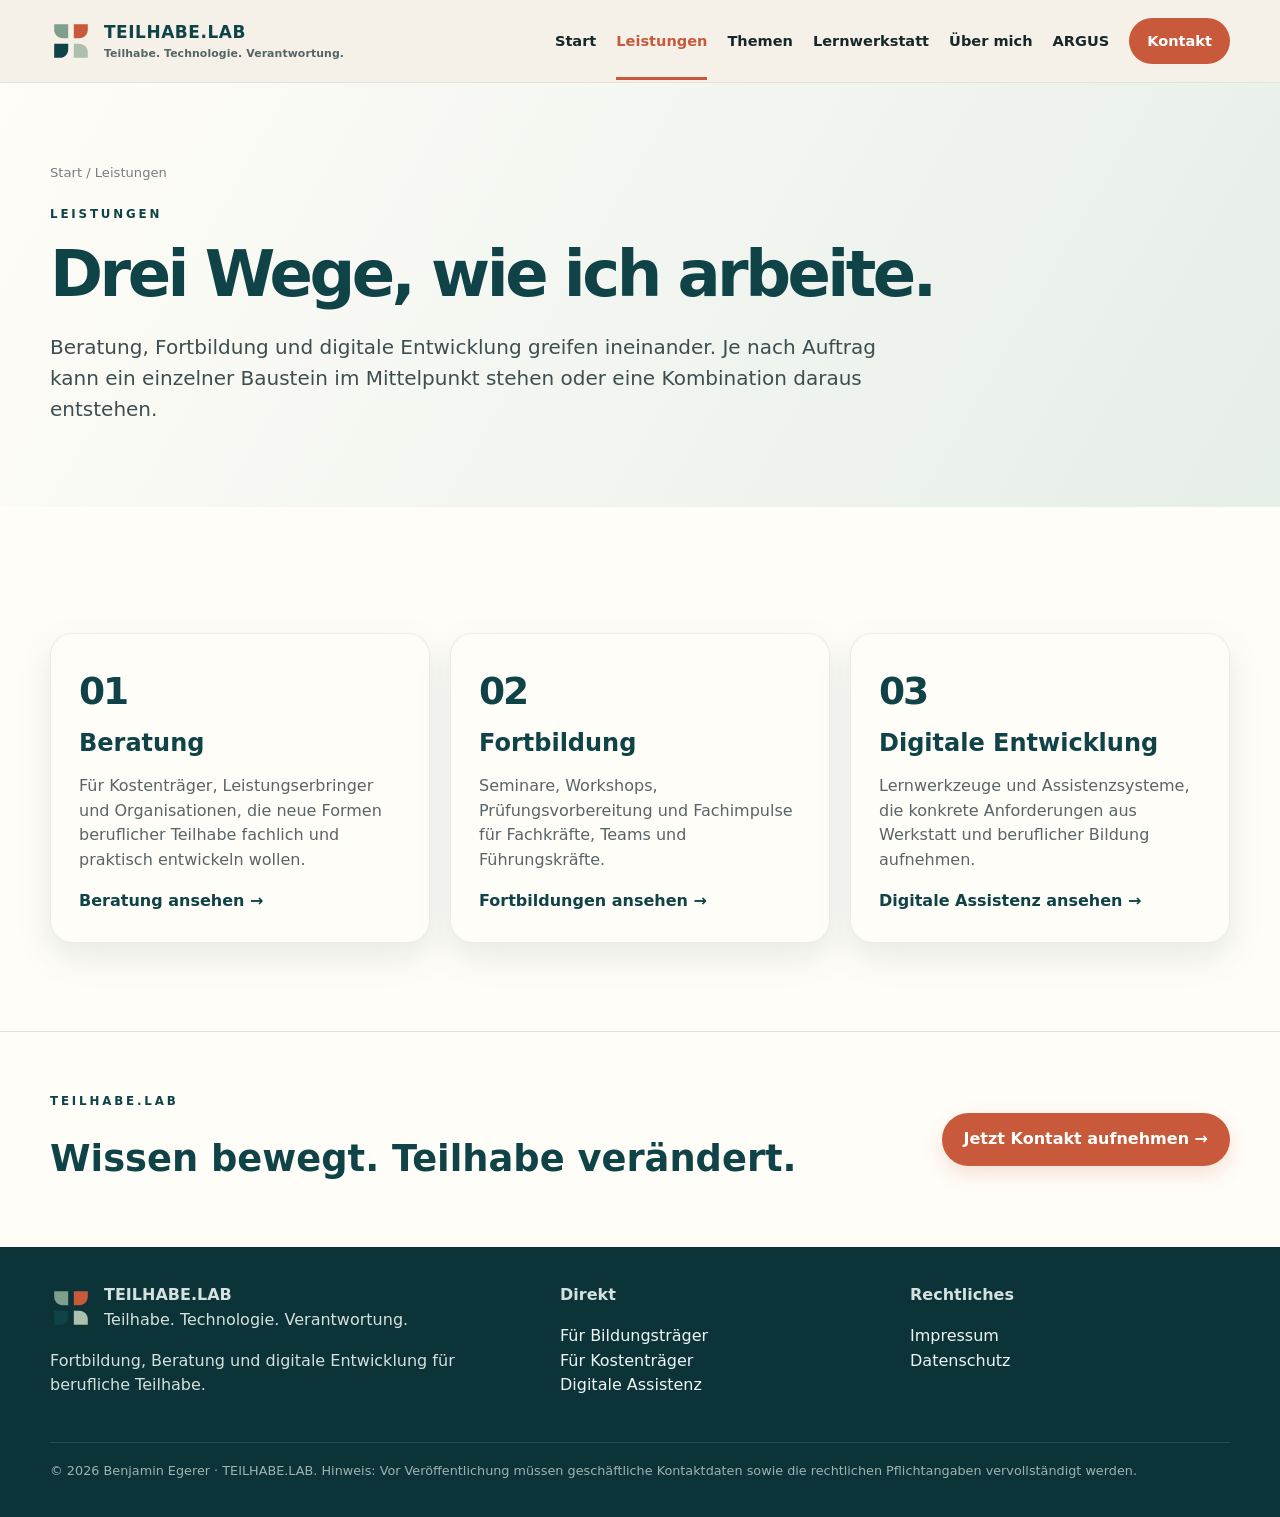
<file: leistungen.html>
<!doctype html>
<html lang="de"><head><meta charset="utf-8"><meta name="viewport" content="width=device-width,initial-scale=1"><meta name="description" content="Beratung, Fortbildung und digitale Entwicklung von TEILHABE.LAB."><meta name="theme-color" content="#0f4348"><title>Leistungen | TEILHABE.LAB</title><link rel="icon" href="assets/img/favicon.svg" type="image/svg+xml"><link rel="stylesheet" href="assets/css/style.css"></head><body><a class="skip" href="#main">Zum Inhalt springen</a><header class="site-header"><div class="wrap navrow"><a class="brand" href="index.html"><img src="assets/img/logo-mark.svg" alt=""><span><strong>TEILHABE.LAB</strong><small>Teilhabe. Technologie. Verantwortung.</small></span></a><button class="menu-btn" aria-expanded="false" aria-label="Navigation öffnen">☰</button><nav class="nav" aria-label="Hauptnavigation"><a href="index.html">Start</a><a href="leistungen.html">Leistungen</a><a href="themen.html">Themen</a><a href="lernwerkstatt.html">Lernwerkstatt</a><a href="referent.html">Über mich</a><a href="argus.html">ARGUS</a><a href="kontakt.html" class="nav-cta">Kontakt</a></nav></div></header><main id="main"><section class="page-hero"><div class="wrap"><div class="breadcrumb">Start / Leistungen</div><p class="eyebrow">LEISTUNGEN</p><h1>Drei Wege, wie ich arbeite.</h1><p class="lead">Beratung, Fortbildung und digitale Entwicklung greifen ineinander. Je nach Auftrag kann ein einzelner Baustein im Mittelpunkt stehen oder eine Kombination daraus entstehen.</p></div></section><section class="section white"><div class="wrap"><div class="grid3"><a class="card" href="kostentraeger.html"><b class="num">01</b><h3>Beratung</h3><p>Für Kostenträger, Leistungserbringer und Organisationen, die neue Formen beruflicher Teilhabe fachlich und praktisch entwickeln wollen.</p><span class="textlink">Beratung ansehen →</span></a><a class="card" href="bildungstraeger.html"><b class="num">02</b><h3>Fortbildung</h3><p>Seminare, Workshops, Prüfungsvorbereitung und Fachimpulse für Fachkräfte, Teams und Führungskräfte.</p><span class="textlink">Fortbildungen ansehen →</span></a><a class="card" href="digitale-assistenz.html"><b class="num">03</b><h3>Digitale Entwicklung</h3><p>Lernwerkzeuge und Assistenzsysteme, die konkrete Anforderungen aus Werkstatt und beruflicher Bildung aufnehmen.</p><span class="textlink">Digitale Assistenz ansehen →</span></a></div></div></section></main><section class="footer-cta"><div class="wrap"><div><p class="eyebrow">TEILHABE.LAB</p><h2>Wissen bewegt. Teilhabe verändert.</h2></div><a class="btn" href="kontakt.html">Jetzt Kontakt aufnehmen →</a></div></section><footer class="site-footer"><div class="wrap"><div class="footer-grid"><div><div class="footer-brand"><img src="assets/img/logo-mark.svg" alt=""><div><strong>TEILHABE.LAB</strong><div>Teilhabe. Technologie. Verantwortung.</div></div></div><p>Fortbildung, Beratung und digitale Entwicklung für berufliche Teilhabe.</p></div><div><strong>Direkt</strong><p><a href="bildungstraeger.html">Für Bildungsträger</a><br><a href="kostentraeger.html">Für Kostenträger</a><br><a href="digitale-assistenz.html">Digitale Assistenz</a></p></div><div><strong>Rechtliches</strong><p><a href="impressum.html">Impressum</a><br><a href="datenschutz.html">Datenschutz</a></p></div></div><div class="legal">© 2026 Benjamin Egerer · TEILHABE.LAB. Hinweis: Vor Veröffentlichung müssen geschäftliche Kontaktdaten sowie die rechtlichen Pflichtangaben vervollständigt werden.</div></div></footer><script src="assets/js/site.js"></script></body></html>
</file>
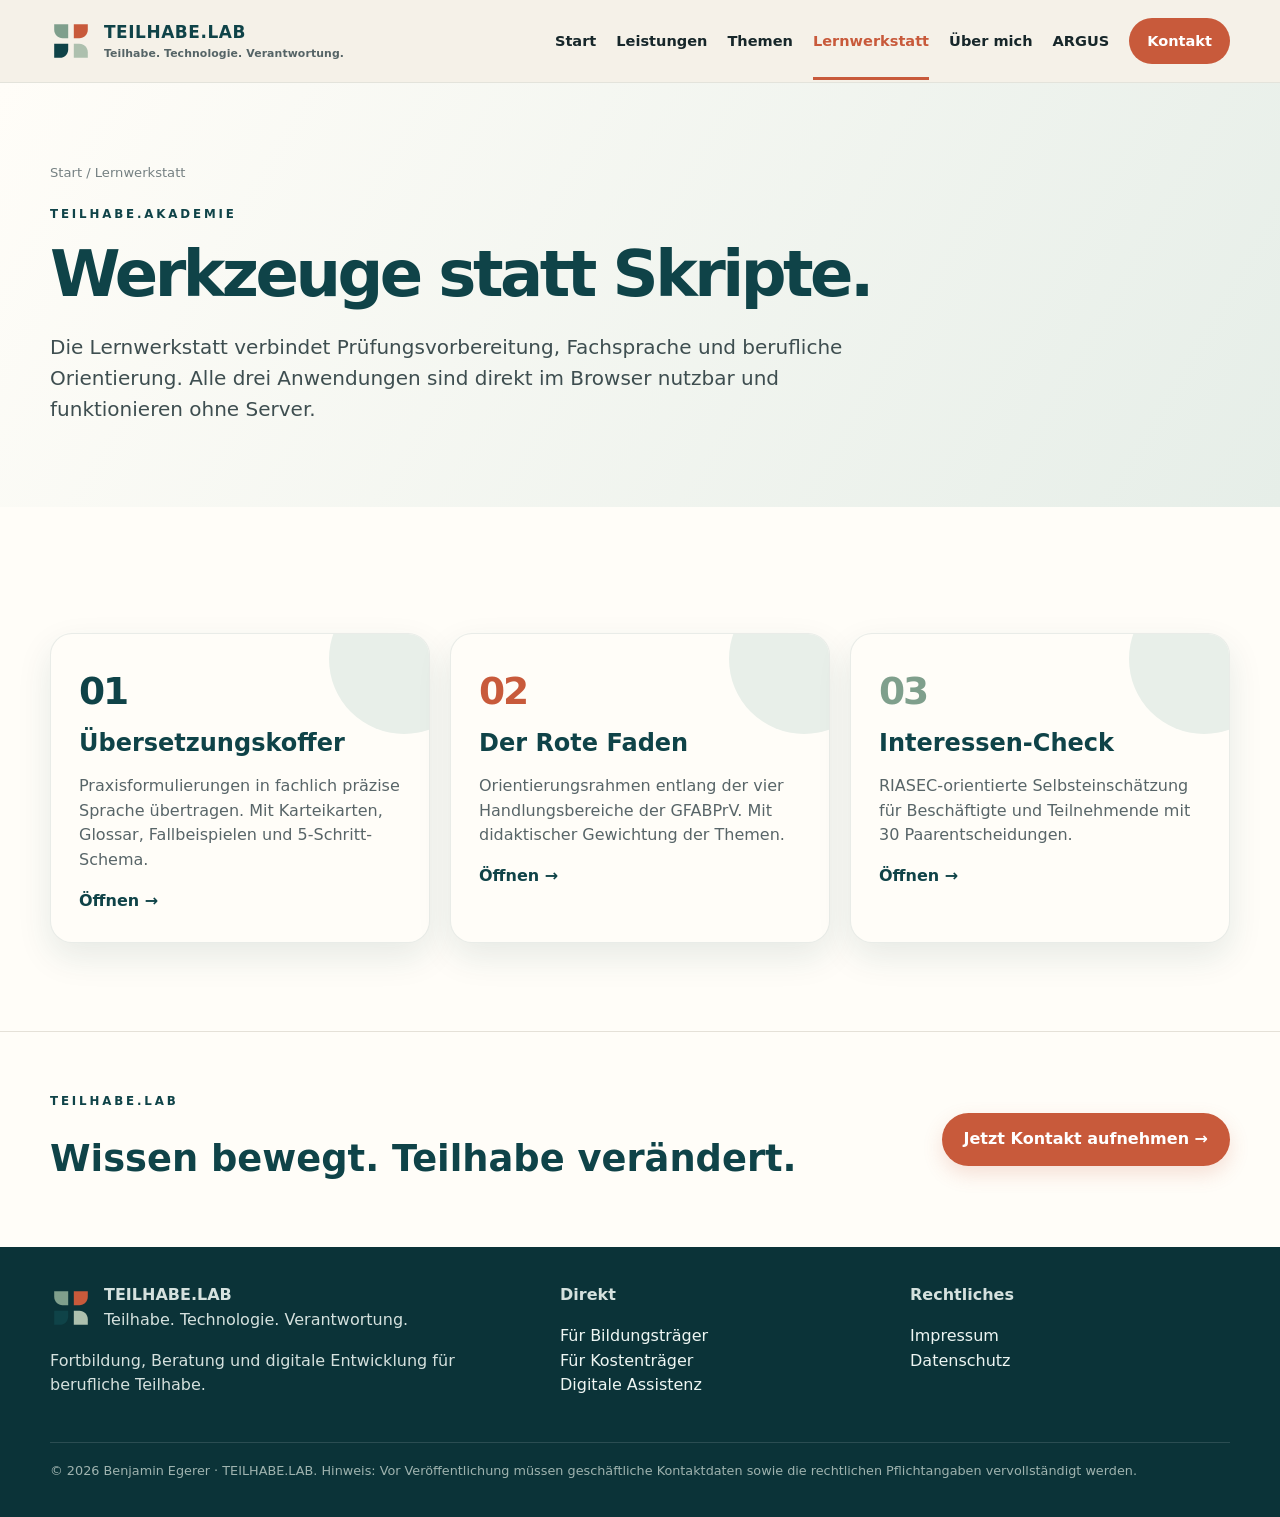
<file: lernwerkstatt.html>
<!doctype html>
<html lang="de"><head><meta charset="utf-8"><meta name="viewport" content="width=device-width,initial-scale=1"><meta name="description" content="Digitale Lernwerkzeuge für gFAB-Prüfungsvorbereitung und berufliche Orientierung."><meta name="theme-color" content="#0f4348"><title>Lernwerkstatt | TEILHABE.LAB</title><link rel="icon" href="assets/img/favicon.svg" type="image/svg+xml"><link rel="stylesheet" href="assets/css/style.css"></head><body><a class="skip" href="#main">Zum Inhalt springen</a><header class="site-header"><div class="wrap navrow"><a class="brand" href="index.html"><img src="assets/img/logo-mark.svg" alt=""><span><strong>TEILHABE.LAB</strong><small>Teilhabe. Technologie. Verantwortung.</small></span></a><button class="menu-btn" aria-expanded="false" aria-label="Navigation öffnen">☰</button><nav class="nav" aria-label="Hauptnavigation"><a href="index.html">Start</a><a href="leistungen.html">Leistungen</a><a href="themen.html">Themen</a><a href="lernwerkstatt.html">Lernwerkstatt</a><a href="referent.html">Über mich</a><a href="argus.html">ARGUS</a><a href="kontakt.html" class="nav-cta">Kontakt</a></nav></div></header><main id="main"><section class="page-hero"><div class="wrap"><div class="breadcrumb">Start / Lernwerkstatt</div><p class="eyebrow">TEILHABE.AKADEMIE</p><h1>Werkzeuge statt Skripte.</h1><p class="lead">Die Lernwerkstatt verbindet Prüfungsvorbereitung, Fachsprache und berufliche Orientierung. Alle drei Anwendungen sind direkt im Browser nutzbar und funktionieren ohne Server.</p></div></section><section class="section white"><div class="wrap"><div class="grid3"><a class="card tool-card" href="uebersetzung.html"><b class="num">01</b><h3>Übersetzungskoffer</h3><p>Praxisformulierungen in fachlich präzise Sprache übertragen. Mit Karteikarten, Glossar, Fallbeispielen und 5-Schritt-Schema.</p><span class="textlink">Öffnen →</span></a><a class="card tool-card" href="roter-faden.html"><b class="num">02</b><h3>Der Rote Faden</h3><p>Orientierungsrahmen entlang der vier Handlungsbereiche der GFABPrV. Mit didaktischer Gewichtung der Themen.</p><span class="textlink">Öffnen →</span></a><a class="card tool-card" href="interessen.html"><b class="num">03</b><h3>Interessen-Check</h3><p>RIASEC-orientierte Selbsteinschätzung für Beschäftigte und Teilnehmende mit 30 Paarentscheidungen.</p><span class="textlink">Öffnen →</span></a></div></div></section></main><section class="footer-cta"><div class="wrap"><div><p class="eyebrow">TEILHABE.LAB</p><h2>Wissen bewegt. Teilhabe verändert.</h2></div><a class="btn" href="kontakt.html">Jetzt Kontakt aufnehmen →</a></div></section><footer class="site-footer"><div class="wrap"><div class="footer-grid"><div><div class="footer-brand"><img src="assets/img/logo-mark.svg" alt=""><div><strong>TEILHABE.LAB</strong><div>Teilhabe. Technologie. Verantwortung.</div></div></div><p>Fortbildung, Beratung und digitale Entwicklung für berufliche Teilhabe.</p></div><div><strong>Direkt</strong><p><a href="bildungstraeger.html">Für Bildungsträger</a><br><a href="kostentraeger.html">Für Kostenträger</a><br><a href="digitale-assistenz.html">Digitale Assistenz</a></p></div><div><strong>Rechtliches</strong><p><a href="impressum.html">Impressum</a><br><a href="datenschutz.html">Datenschutz</a></p></div></div><div class="legal">© 2026 Benjamin Egerer · TEILHABE.LAB. Hinweis: Vor Veröffentlichung müssen geschäftliche Kontaktdaten sowie die rechtlichen Pflichtangaben vervollständigt werden.</div></div></footer><script src="assets/js/site.js"></script></body></html>
</file>
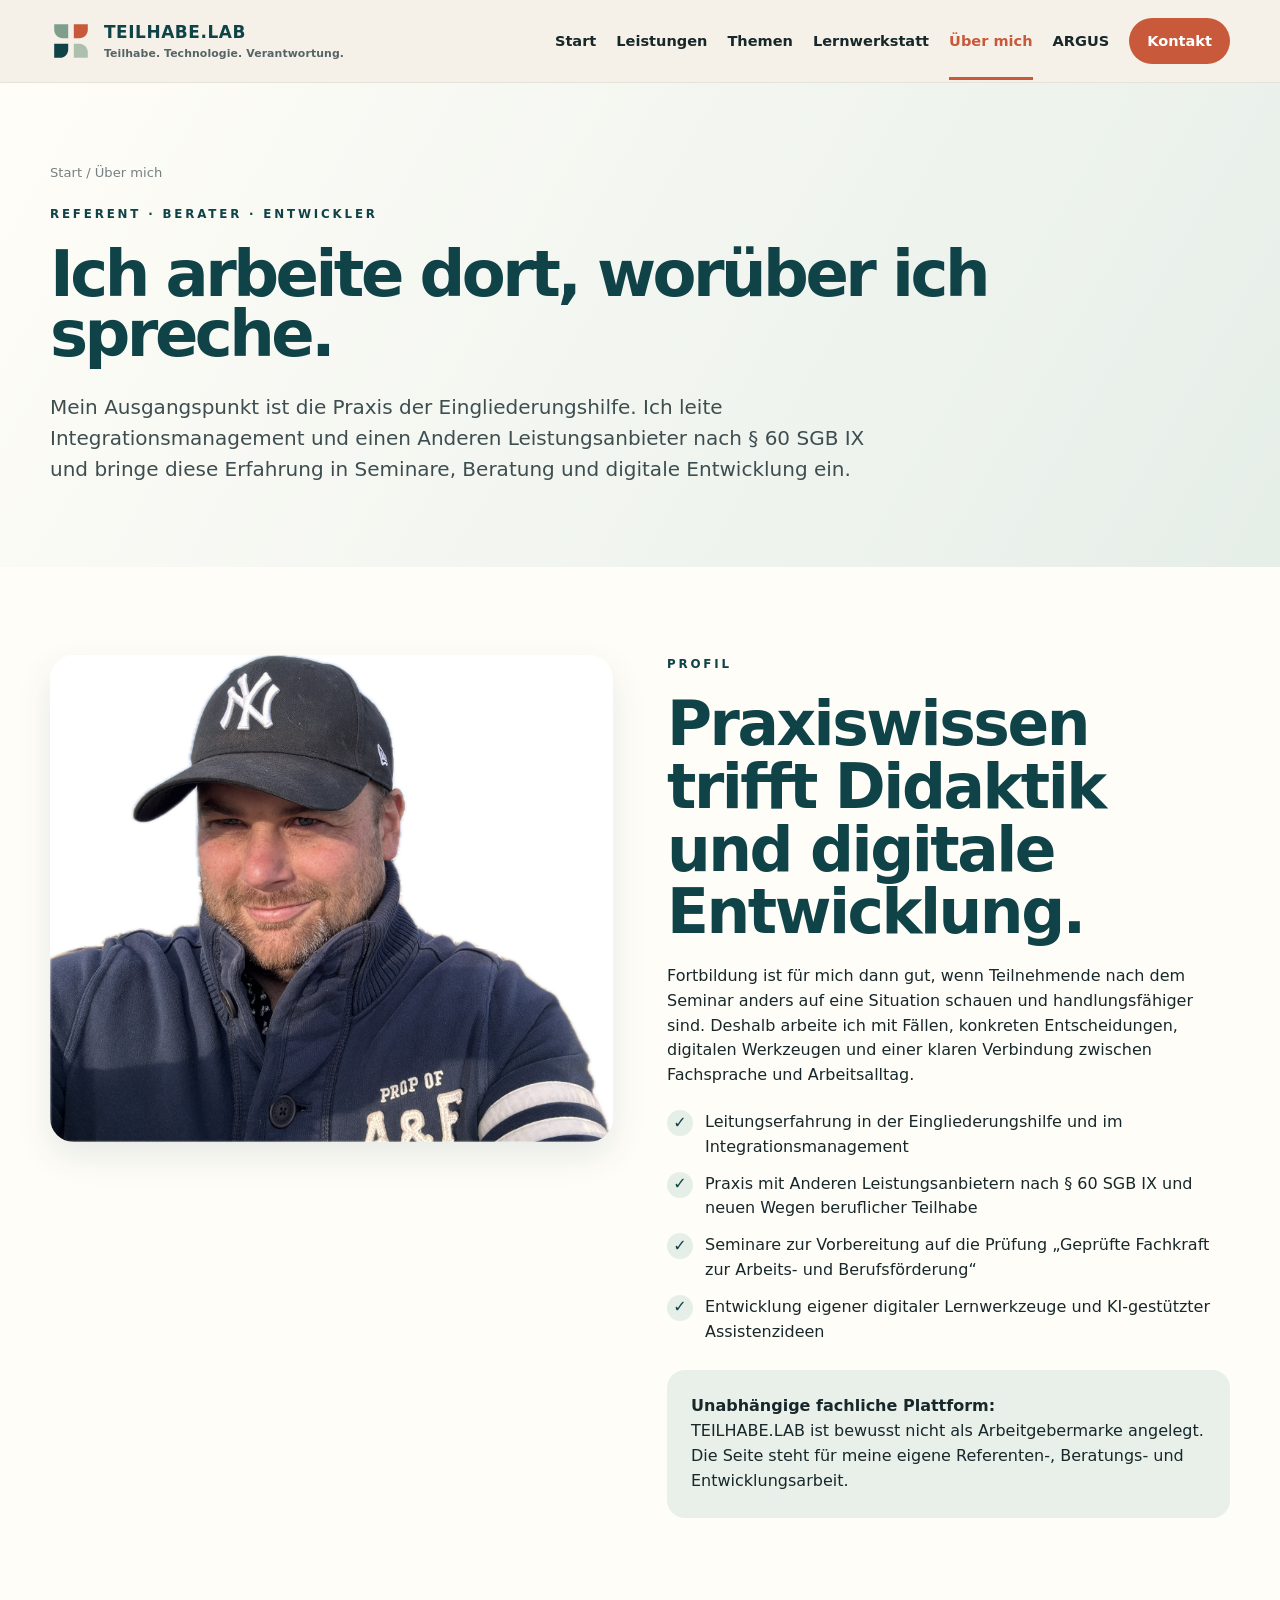
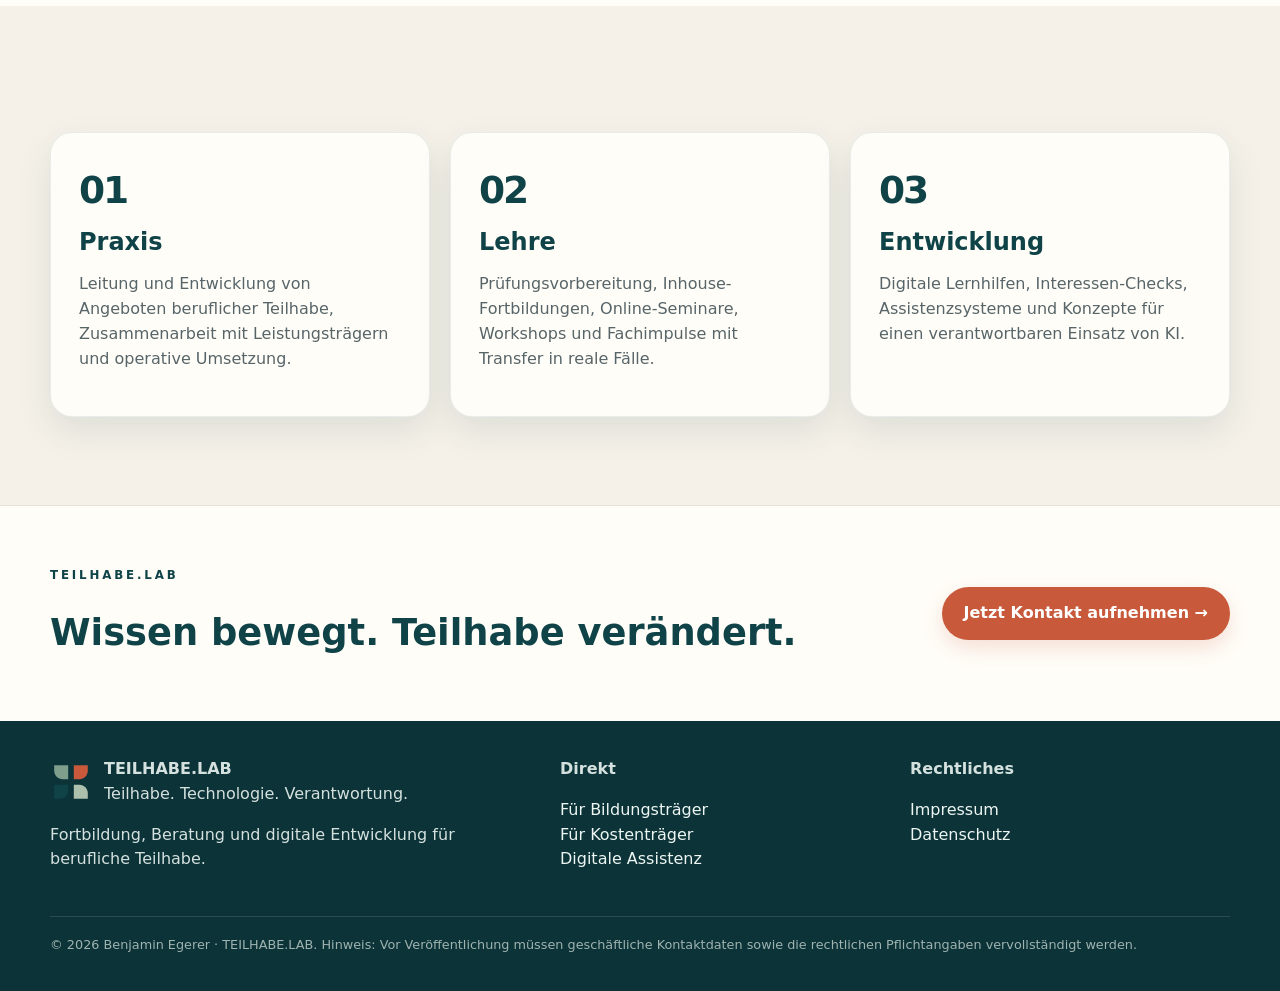
<file: referent.html>
<!doctype html>
<html lang="de"><head><meta charset="utf-8"><meta name="viewport" content="width=device-width,initial-scale=1"><meta name="description" content="Benjamin Egerer – Referent, Berater und Entwickler für Arbeits- und Berufsförderung."><meta name="theme-color" content="#0f4348"><title>Über mich | TEILHABE.LAB</title><link rel="icon" href="assets/img/favicon.svg" type="image/svg+xml"><link rel="stylesheet" href="assets/css/style.css"></head><body><a class="skip" href="#main">Zum Inhalt springen</a><header class="site-header"><div class="wrap navrow"><a class="brand" href="index.html"><img src="assets/img/logo-mark.svg" alt=""><span><strong>TEILHABE.LAB</strong><small>Teilhabe. Technologie. Verantwortung.</small></span></a><button class="menu-btn" aria-expanded="false" aria-label="Navigation öffnen">☰</button><nav class="nav" aria-label="Hauptnavigation"><a href="index.html">Start</a><a href="leistungen.html">Leistungen</a><a href="themen.html">Themen</a><a href="lernwerkstatt.html">Lernwerkstatt</a><a href="referent.html">Über mich</a><a href="argus.html">ARGUS</a><a href="kontakt.html" class="nav-cta">Kontakt</a></nav></div></header><main id="main"><section class="page-hero"><div class="wrap"><div class="breadcrumb">Start / Über mich</div><p class="eyebrow">REFERENT · BERATER · ENTWICKLER</p><h1>Ich arbeite dort, worüber ich spreche.</h1><p class="lead">Mein Ausgangspunkt ist die Praxis der Eingliederungshilfe. Ich leite Integrationsmanagement und einen Anderen Leistungsanbieter nach § 60 SGB IX und bringe diese Erfahrung in Seminare, Beratung und digitale Entwicklung ein.</p></div></section><section class="section white"><div class="wrap split"><div><img src="assets/img/benjamin-egerer.jpg" alt="Benjamin Egerer" style="border-radius:24px;box-shadow:var(--shadow)"></div><div><p class="eyebrow">PROFIL</p><h2>Praxiswissen trifft Didaktik und digitale Entwicklung.</h2><p>Fortbildung ist für mich dann gut, wenn Teilnehmende nach dem Seminar anders auf eine Situation schauen und handlungsfähiger sind. Deshalb arbeite ich mit Fällen, konkreten Entscheidungen, digitalen Werkzeugen und einer klaren Verbindung zwischen Fachsprache und Arbeitsalltag.</p><div class="checklist"><div class="check">Leitungserfahrung in der Eingliederungshilfe und im Integrationsmanagement</div><div class="check">Praxis mit Anderen Leistungsanbietern nach § 60 SGB IX und neuen Wegen beruflicher Teilhabe</div><div class="check">Seminare zur Vorbereitung auf die Prüfung „Geprüfte Fachkraft zur Arbeits- und Berufsförderung“</div><div class="check">Entwicklung eigener digitaler Lernwerkzeuge und KI-gestützter Assistenzideen</div></div><div class="mini-cta"><strong>Unabhängige fachliche Plattform:</strong><br>TEILHABE.LAB ist bewusst nicht als Arbeitgebermarke angelegt. Die Seite steht für meine eigene Referenten-, Beratungs- und Entwicklungsarbeit.</div></div></div></section><section class="section"><div class="wrap"><div class="grid3"><article class="card"><b class="num">01</b><h3>Praxis</h3><p>Leitung und Entwicklung von Angeboten beruflicher Teilhabe, Zusammenarbeit mit Leistungsträgern und operative Umsetzung.</p></article><article class="card"><b class="num">02</b><h3>Lehre</h3><p>Prüfungsvorbereitung, Inhouse-Fortbildungen, Online-Seminare, Workshops und Fachimpulse mit Transfer in reale Fälle.</p></article><article class="card"><b class="num">03</b><h3>Entwicklung</h3><p>Digitale Lernhilfen, Interessen-Checks, Assistenzsysteme und Konzepte für einen verantwortbaren Einsatz von KI.</p></article></div></div></section></main><section class="footer-cta"><div class="wrap"><div><p class="eyebrow">TEILHABE.LAB</p><h2>Wissen bewegt. Teilhabe verändert.</h2></div><a class="btn" href="kontakt.html">Jetzt Kontakt aufnehmen →</a></div></section><footer class="site-footer"><div class="wrap"><div class="footer-grid"><div><div class="footer-brand"><img src="assets/img/logo-mark.svg" alt=""><div><strong>TEILHABE.LAB</strong><div>Teilhabe. Technologie. Verantwortung.</div></div></div><p>Fortbildung, Beratung und digitale Entwicklung für berufliche Teilhabe.</p></div><div><strong>Direkt</strong><p><a href="bildungstraeger.html">Für Bildungsträger</a><br><a href="kostentraeger.html">Für Kostenträger</a><br><a href="digitale-assistenz.html">Digitale Assistenz</a></p></div><div><strong>Rechtliches</strong><p><a href="impressum.html">Impressum</a><br><a href="datenschutz.html">Datenschutz</a></p></div></div><div class="legal">© 2026 Benjamin Egerer · TEILHABE.LAB. Hinweis: Vor Veröffentlichung müssen geschäftliche Kontaktdaten sowie die rechtlichen Pflichtangaben vervollständigt werden.</div></div></footer><script src="assets/js/site.js"></script></body></html>
</file>
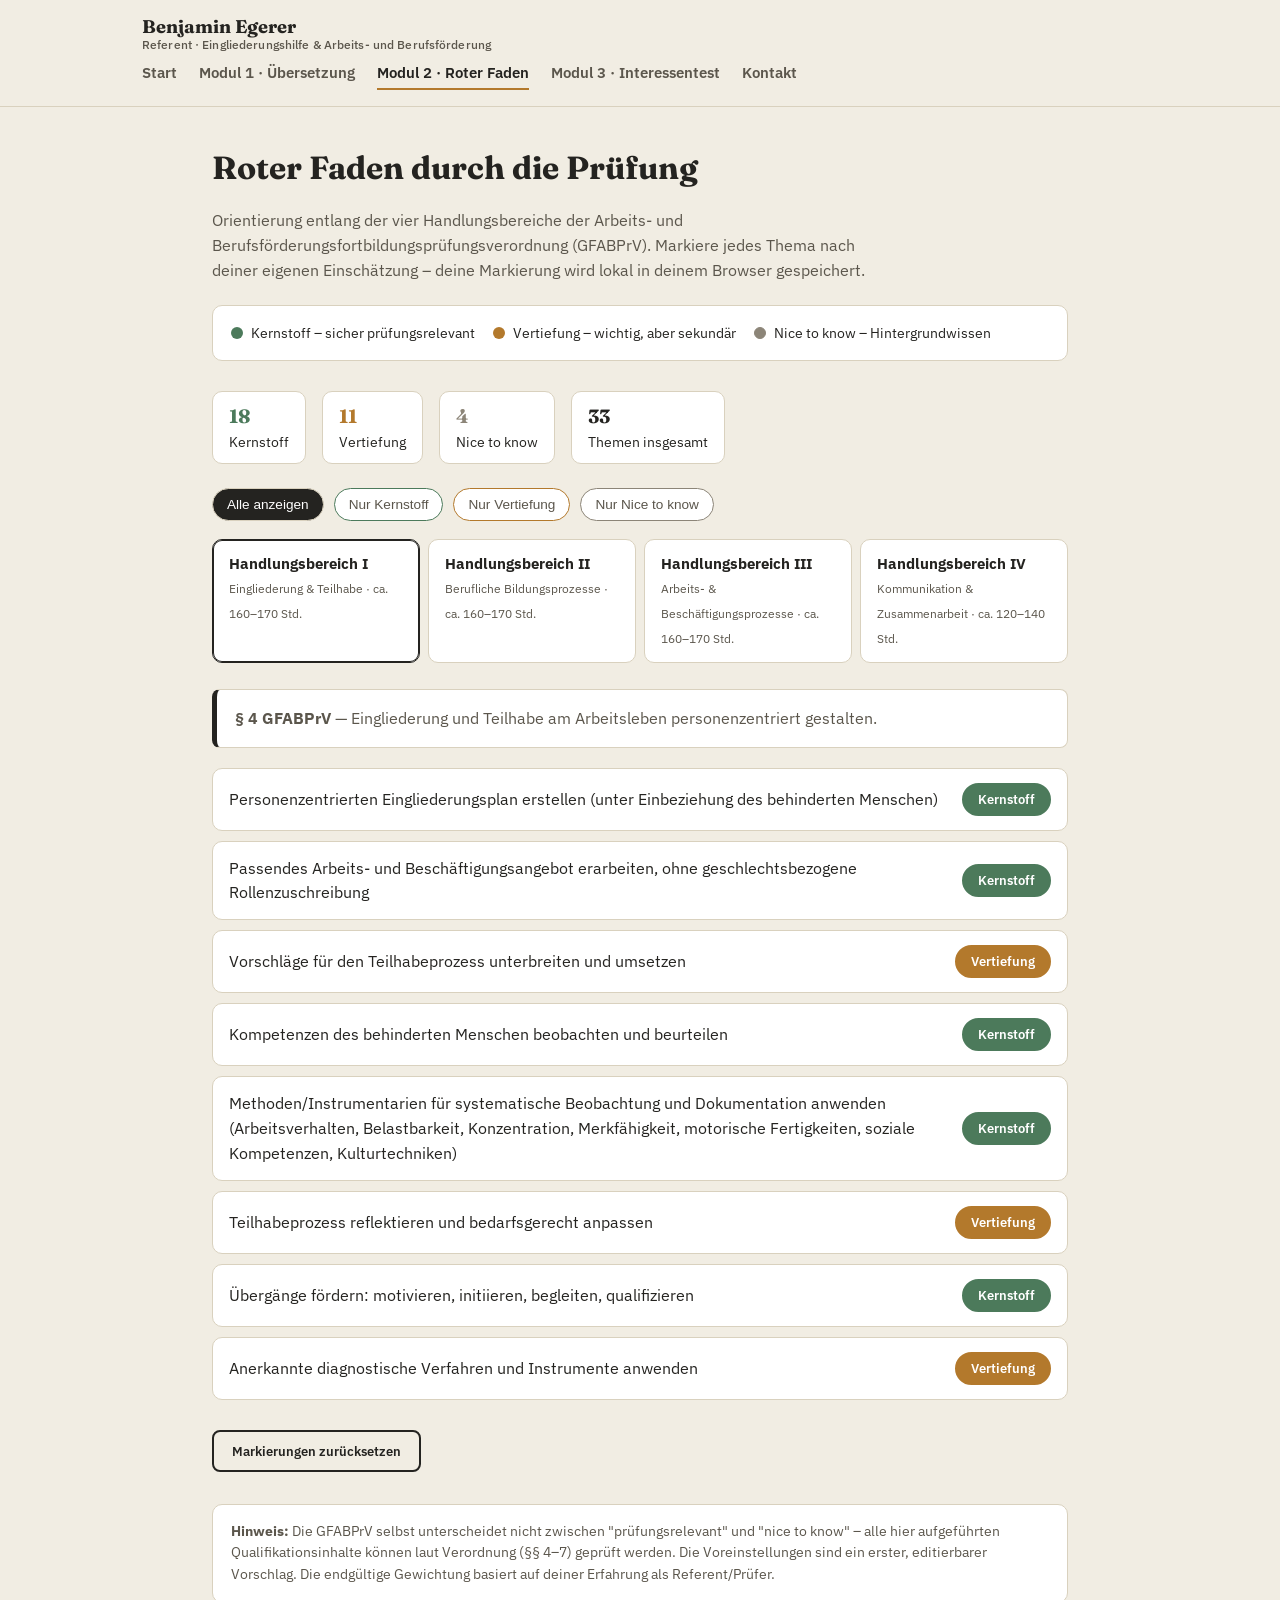
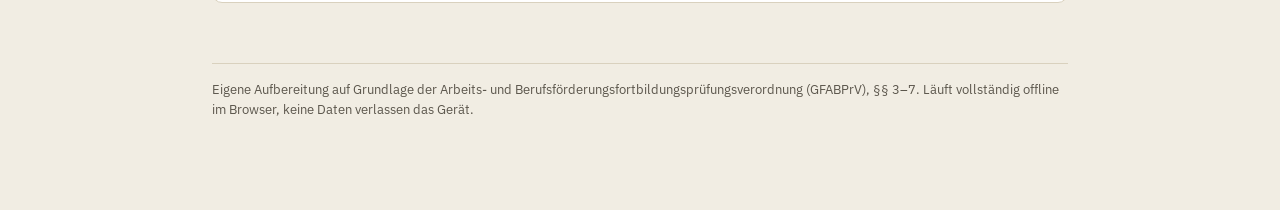
<file: roter-faden.html>
<!DOCTYPE html>
<html lang="de">
<head>
<meta charset="UTF-8">
<meta name="viewport" content="width=device-width, initial-scale=1.0">
<title>Roter Faden – Orientierung durch die Prüfung (GFABPrV)</title>
<link rel="preconnect" href="https://fonts.googleapis.com">
<link href="https://fonts.googleapis.com/css2?family=Fraunces:opsz,wght@9..144,500;9..144,600;9..144,700&family=IBM+Plex+Sans:wght@400;500;600;700&display=swap" rel="stylesheet">
<style>
  :root{
    --paper:#F1EDE3;
    --paper-raised:#FFFFFF;
    --ink:#242320;
    --ink-soft:#5B564C;
    --line:#D9D1BE;
    --kern:#4C7A5B;
    --vertiefend:#B3792C;
    --nice:#8C8578;
  }
  *{box-sizing:border-box;}
  body{
    margin:0;
    background:var(--paper);
    color:var(--ink);
    font-family:'IBM Plex Sans', system-ui, sans-serif;
    line-height:1.55;
  }
  h1,h2,h3{
    font-family:'Fraunces', Georgia, serif;
    font-weight:700;
    margin:0 0 .4em 0;
  }
  .wrap{ max-width:900px; margin:0 auto; padding:36px 22px 90px; }
  header.top p{ color:var(--ink-soft); max-width:66ch; }

  .legend{
    display:flex; gap:18px; flex-wrap:wrap;
    margin:22px 0 30px;
    padding:16px 18px;
    background:var(--paper-raised);
    border:1px solid var(--line);
    border-radius:10px;
  }
  .legend-item{ display:flex; align-items:center; gap:8px; font-size:.9rem; }
  .legend-dot{ width:12px; height:12px; border-radius:50%; }

  .hb-tabs{
    display:flex; gap:8px; flex-wrap:wrap;
    margin-bottom:26px;
  }
  .hb-tab{
    padding:12px 16px;
    border:1px solid var(--line);
    background:var(--paper-raised);
    border-radius:10px;
    cursor:pointer;
    font-family:'IBM Plex Sans', sans-serif;
    text-align:left;
    flex:1;
    min-width:180px;
  }
  .hb-tab.active{ border-color:var(--ink); box-shadow: inset 0 0 0 1px var(--ink); }
  .hb-tab b{ display:block; font-size:.95rem; }
  .hb-tab span{ font-size:.78rem; color:var(--ink-soft); }

  .hb-panel{ display:none; }
  .hb-panel.active{ display:block; }
  .hb-intro{
    background:var(--paper-raised);
    border:1px solid var(--line);
    border-left:5px solid var(--ink);
    border-radius:8px;
    padding:16px 18px;
    margin-bottom:20px;
    color:var(--ink-soft);
  }

  .topic-row{
    display:flex;
    align-items:center;
    gap:14px;
    background:var(--paper-raised);
    border:1px solid var(--line);
    border-radius:10px;
    padding:14px 16px;
    margin-bottom:10px;
  }
  .topic-text{ flex:1; }
  .tag-btn{
    border:2px solid var(--line);
    background:transparent;
    border-radius:20px;
    padding:6px 14px;
    font-size:.8rem;
    font-weight:600;
    cursor:pointer;
    font-family:'IBM Plex Sans', sans-serif;
    color:var(--ink-soft);
    white-space:nowrap;
  }
  .tag-btn[data-state="kern"]{ background:var(--kern); border-color:var(--kern); color:#fff; }
  .tag-btn[data-state="vertiefend"]{ background:var(--vertiefend); border-color:var(--vertiefend); color:#fff; }
  .tag-btn[data-state="nice"]{ background:transparent; border-color:var(--nice); color:var(--nice); }

  .filter-row{
    display:flex; gap:10px; margin-bottom:18px; flex-wrap:wrap;
  }
  .filter-btn{
    padding:8px 14px; border-radius:20px; border:1px solid var(--line);
    background:var(--paper-raised); font-size:.85rem; cursor:pointer; color:var(--ink-soft);
  }
  .filter-btn.on{ color:#fff; }

  .summary-bar{
    display:flex; gap:16px; margin:24px 0; flex-wrap:wrap;
  }
  .summary-chip{
    background:var(--paper-raised); border:1px solid var(--line); border-radius:10px;
    padding:10px 16px; font-size:.85rem;
  }
  .summary-chip b{ font-family:'Fraunces', serif; font-size:1.2rem; display:block; }

  .disclaimer{
    margin-top:32px;
    font-size:.88rem;
    color:var(--ink-soft);
    background:var(--paper-raised);
    border:1px solid var(--line);
    border-radius:10px;
    padding:16px 18px;
  }

  button.reset{
    margin-top:20px;
    background:transparent; border:2px solid var(--ink); color:var(--ink);
    padding:10px 18px; border-radius:8px; font-weight:600; cursor:pointer;
    font-family:'IBM Plex Sans', sans-serif;
  }

  footer.tool-footer{
    margin-top:60px; font-size:.8rem; color:var(--ink-soft);
    border-top:1px solid var(--line); padding-top:16px;
  }

  /* ---- SITE NAV (gemeinsam für alle Seiten) ---- */
  .site-header{
    background:var(--paper);
    border-bottom:1px solid var(--line);
    position:sticky; top:0; z-index:50;
  }
  .site-header-inner{
    max-width:1040px; margin:0 auto;
    padding:16px 22px;
    display:flex; justify-content:space-between; align-items:center;
    flex-wrap:wrap; gap:10px;
  }
  .site-brand{
    font-family:'Fraunces', Georgia, serif;
    font-weight:700; font-size:1.15rem;
    color:var(--ink); text-decoration:none;
    display:flex; flex-direction:column; line-height:1.2;
  }
  .site-brand small{
    font-family:'IBM Plex Sans', sans-serif;
    font-weight:500; font-size:.72rem;
    color:var(--ink-soft); letter-spacing:.01em;
  }
  .site-nav{ display:flex; gap:22px; flex-wrap:wrap; }
  .site-nav a{
    font-family:'IBM Plex Sans', sans-serif;
    font-size:.92rem; font-weight:600;
    color:var(--ink-soft); text-decoration:none;
    padding-bottom:3px; border-bottom:2px solid transparent;
  }
  .site-nav a:hover{ color:var(--ink); }
  .site-nav a.active{ color:var(--ink); border-bottom-color:#B3792C; }
</style>
</head>
<body>

<header class="site-header">
  <div class="site-header-inner">
    <a class="site-brand" href="index.html">Benjamin Egerer<small>Referent · Eingliederungshilfe &amp; Arbeits- und Berufsförderung</small></a>
    <nav class="site-nav">
      <a href="index.html">Start</a>
      <a href="uebersetzung.html">Modul 1 · Übersetzung</a>
      <a href="roter-faden.html" class="active">Modul 2 · Roter Faden</a>
      <a href="interessen.html">Modul 3 · Interessentest</a>
      <a href="index.html#kontakt">Kontakt</a>
    </nav>
  </div>
</header>

<div class="wrap">
  <header class="top">
    <h1>Roter Faden durch die Prüfung</h1>
    <p>Orientierung entlang der vier Handlungsbereiche der Arbeits- und Berufsförderungsfortbildungsprüfungsverordnung (GFABPrV). Markiere jedes Thema nach deiner eigenen Einschätzung – deine Markierung wird lokal in deinem Browser gespeichert.</p>
  </header>

  <div class="legend">
    <div class="legend-item"><span class="legend-dot" style="background:var(--kern)"></span> Kernstoff – sicher prüfungsrelevant</div>
    <div class="legend-item"><span class="legend-dot" style="background:var(--vertiefend)"></span> Vertiefung – wichtig, aber sekundär</div>
    <div class="legend-item"><span class="legend-dot" style="background:var(--nice); border:1px solid var(--nice)"></span> Nice to know – Hintergrundwissen</div>
  </div>

  <div class="summary-bar" id="summary-bar"></div>

  <div class="filter-row" id="filter-row">
    <button class="filter-btn" data-filter="alle" onclick="setFilter('alle')">Alle anzeigen</button>
    <button class="filter-btn" data-filter="kern" style="border-color:var(--kern); color:var(--kern);" onclick="setFilter('kern')">Nur Kernstoff</button>
    <button class="filter-btn" data-filter="vertiefend" style="border-color:var(--vertiefend); color:var(--vertiefend);" onclick="setFilter('vertiefend')">Nur Vertiefung</button>
    <button class="filter-btn" data-filter="nice" style="border-color:var(--nice); color:var(--nice);" onclick="setFilter('nice')">Nur Nice to know</button>
  </div>

  <div class="hb-tabs" id="hb-tabs"></div>
  <div id="hb-panels"></div>

  <button class="reset" onclick="resetAll()">Markierungen zurücksetzen</button>

  <div class="disclaimer">
    <b>Hinweis:</b> Die GFABPrV selbst unterscheidet nicht zwischen "prüfungsrelevant" und "nice to know" – alle hier aufgeführten Qualifikationsinhalte können laut Verordnung (§§ 4–7) geprüft werden. Die Voreinstellungen sind ein erster, editierbarer Vorschlag. Die endgültige Gewichtung basiert auf deiner Erfahrung als Referent/Prüfer.
  </div>

  <footer class="tool-footer">
    Eigene Aufbereitung auf Grundlage der Arbeits- und Berufsförderungsfortbildungsprüfungsverordnung (GFABPrV), §§ 3–7. Läuft vollständig offline im Browser, keine Daten verlassen das Gerät.
  </footer>
</div>

<script>
const HANDLUNGSBEREICHE = [
  {
    id: "hb1",
    titel: "Handlungsbereich I",
    kurz: "Eingliederung & Teilhabe",
    stunden: "ca. 160–170 Std.",
    paragraph: "§ 4 GFABPrV",
    intro: "Eingliederung und Teilhabe am Arbeitsleben personenzentriert gestalten.",
    themen: [
      ["Personenzentrierten Eingliederungsplan erstellen (unter Einbeziehung des behinderten Menschen)", "kern"],
      ["Passendes Arbeits- und Beschäftigungsangebot erarbeiten, ohne geschlechtsbezogene Rollenzuschreibung", "kern"],
      ["Vorschläge für den Teilhabeprozess unterbreiten und umsetzen", "vertiefend"],
      ["Kompetenzen des behinderten Menschen beobachten und beurteilen", "kern"],
      ["Methoden/Instrumentarien für systematische Beobachtung und Dokumentation anwenden (Arbeitsverhalten, Belastbarkeit, Konzentration, Merkfähigkeit, motorische Fertigkeiten, soziale Kompetenzen, Kulturtechniken)", "kern"],
      ["Teilhabeprozess reflektieren und bedarfsgerecht anpassen", "vertiefend"],
      ["Übergänge fördern: motivieren, initiieren, begleiten, qualifizieren", "kern"],
      ["Anerkannte diagnostische Verfahren und Instrumente anwenden", "vertiefend"]
    ]
  },
  {
    id: "hb2",
    titel: "Handlungsbereich II",
    kurz: "Berufliche Bildungsprozesse",
    stunden: "ca. 160–170 Std.",
    paragraph: "§ 5 GFABPrV",
    intro: "Berufliche Bildungsprozesse personenzentriert planen, steuern und gestalten.",
    themen: [
      ["Individuellen Bildungsplan erarbeiten (Wunsch- und Wahlrecht, Kompetenzen)", "kern"],
      ["Durchführung des Bildungsplanes dokumentieren (Datenschutz, Persönlichkeitsrechte)", "vertiefend"],
      ["Beruflichen Qualifizierungsprozess kontinuierlich anpassen", "vertiefend"],
      ["Lernarrangements nach didaktisch-methodischen Kriterien gestalten (Qualitätssicherung, Nachhaltigkeit)", "kern"],
      ["Rechtlichen Status bei Teilhabe am Arbeitsleben erläutern (Eingangsverfahren, Berufsbildungsbereich, Arbeitsbereich)", "kern"],
      ["Persönlichkeitsförderliche berufliche Begleitmaßnahmen planen und durchführen", "vertiefend"],
      ["Kompetenzen bewerten, Empfehlungen für Übergänge ableiten", "kern"],
      ["Betriebliche Praktika planen, durchführen, bewerten", "kern"],
      ["Methoden zur Selbstreflexion anwenden", "nice"]
    ]
  },
  {
    id: "hb3",
    titel: "Handlungsbereich III",
    kurz: "Arbeits- & Beschäftigungsprozesse",
    stunden: "ca. 160–170 Std.",
    paragraph: "§ 6 GFABPrV",
    intro: "Arbeits- und Beschäftigungsprozesse personenzentriert planen und steuern sowie Arbeitsplätze personenzentriert gestalten.",
    themen: [
      ["Aufgaben/Arbeiten unterschiedlichen Schwierigkeitsgrades auswählen, Ergebnisse bewerten (Qualitätssicherung, Nachhaltigkeit)", "kern"],
      ["Arbeitsvorbereitung, -steuerung und -kontrolle planen und durchführen", "kern"],
      ["Individuelle, lern- und persönlichkeitsförderliche Arbeitsplätze gestalten", "kern"],
      ["Entwicklung individueller Kompetenzen beobachten, bewerten, dokumentieren", "vertiefend"],
      ["Eingliederungsplan kontinuierlich weiterentwickeln", "vertiefend"],
      ["Übergang auf den allgemeinen Arbeitsmarkt fördern (motivieren, initiieren, begleiten, qualifizieren)", "kern"],
      ["Maschinen, Geräte, Werkzeuge, Materialien barrierefrei gestalten und deren Gebrauch erläutern (Arbeitssicherheit, Unfallschutz, Umweltschutz)", "kern"]
    ]
  },
  {
    id: "hb4",
    titel: "Handlungsbereich IV",
    kurz: "Kommunikation & Zusammenarbeit",
    stunden: "ca. 120–140 Std.",
    paragraph: "§ 7 GFABPrV",
    intro: "Kommunikation und Zusammenarbeit personenzentriert planen, steuern und gestalten.",
    themen: [
      ["Kommunizieren/Kooperieren mit dem behinderten Menschen und Beteiligten (Selbstbestimmung, Barrierefreiheit, Datenschutz)", "kern"],
      ["Kommunikative Kompetenz behinderter Menschen fördern", "vertiefend"],
      ["Gruppen moderieren und führen, Gruppen- und Teambildungsprozesse gestalten", "kern"],
      ["Toleranz-, wertschätzungs- und verständnisfördernde Aufgaben und Projekte planen", "nice"],
      ["Aufgabengerechte Informations- und Kommunikationskultur unterstützen", "vertiefend"],
      ["Konfliktmanagement anwenden (Methoden und Techniken)", "kern"],
      ["Zusammenarbeit mit regionalen Partnern entwickeln, Netzwerkarbeit gestalten", "vertiefend"],
      ["Informations- und Kommunikationssysteme anwenden und vermitteln", "nice"],
      ["Medien zielgruppengerecht auswählen und einsetzen", "nice"]
    ]
  }
];

let state = {}; // "hb1-2" -> "kern"|"vertiefend"|"nice"
let currentFilter = "alle";
let activeHb = "hb1";

function loadState(){
  try{ return JSON.parse(localStorage.getItem('roter_faden_state')||'{}'); }catch(e){ return {}; }
}
function saveState(){
  try{ localStorage.setItem('roter_faden_state', JSON.stringify(state)); }catch(e){}
}

function initDefaults(){
  const saved = loadState();
  HANDLUNGSBEREICHE.forEach(hb=>{
    hb.themen.forEach((t,i)=>{
      const key = hb.id+"-"+i;
      state[key] = saved[key] || t[1];
    });
  });
}

function cycleState(s){
  return s==="kern" ? "vertiefend" : s==="vertiefend" ? "nice" : "kern";
}

function renderTabs(){
  const wrap = document.getElementById('hb-tabs');
  wrap.innerHTML = HANDLUNGSBEREICHE.map(hb=>`
    <div class="hb-tab ${hb.id===activeHb?'active':''}" onclick="selectHb('${hb.id}')">
      <b>${hb.titel}</b>
      <span>${hb.kurz} · ${hb.stunden}</span>
    </div>
  `).join('');
}

function selectHb(id){
  activeHb = id;
  renderTabs();
  renderPanels();
}

function setFilter(f){
  currentFilter = f;
  document.querySelectorAll('.filter-btn').forEach(b=>{
    const on = b.dataset.filter===f;
    b.classList.toggle('on', on);
    b.style.background = on ? (f==='kern'?'var(--kern)':f==='vertiefend'?'var(--vertiefend)':f==='nice'?'var(--nice)':'var(--ink)') : '';
    b.style.color = on ? '#fff' : '';
  });
  renderPanels();
}

function renderPanels(){
  const wrap = document.getElementById('hb-panels');
  const hb = HANDLUNGSBEREICHE.find(h=>h.id===activeHb);
  const rows = hb.themen.map((t,i)=>{
    const key = hb.id+"-"+i;
    const s = state[key];
    if(currentFilter!=="alle" && s!==currentFilter) return "";
    const labelMap = {kern:"Kernstoff", vertiefend:"Vertiefung", nice:"Nice to know"};
    return `
      <div class="topic-row">
        <div class="topic-text">${t[0]}</div>
        <button class="tag-btn" data-state="${s}" onclick="toggleTopic('${key}')">${labelMap[s]}</button>
      </div>
    `;
  }).join('');
  wrap.innerHTML = `
    <div class="hb-panel active">
      <div class="hb-intro"><b>${hb.paragraph}</b> — ${hb.intro}</div>
      ${rows || '<p style="color:var(--ink-soft);">Keine Themen in diesem Filter.</p>'}
    </div>
  `;
  renderSummary();
}

function toggleTopic(key){
  state[key] = cycleState(state[key]);
  saveState();
  renderPanels();
}

function renderSummary(){
  const all = Object.values(state);
  const count = s => all.filter(v=>v===s).length;
  document.getElementById('summary-bar').innerHTML = `
    <div class="summary-chip"><b style="color:var(--kern)">${count('kern')}</b>Kernstoff</div>
    <div class="summary-chip"><b style="color:var(--vertiefend)">${count('vertiefend')}</b>Vertiefung</div>
    <div class="summary-chip"><b style="color:var(--nice)">${count('nice')}</b>Nice to know</div>
    <div class="summary-chip"><b>${all.length}</b>Themen insgesamt</div>
  `;
}

function resetAll(){
  HANDLUNGSBEREICHE.forEach(hb=>{
    hb.themen.forEach((t,i)=>{ state[hb.id+"-"+i] = t[1]; });
  });
  saveState();
  renderPanels();
}

initDefaults();
renderTabs();
setFilter('alle');
</script>
</body>
</html>
</file>
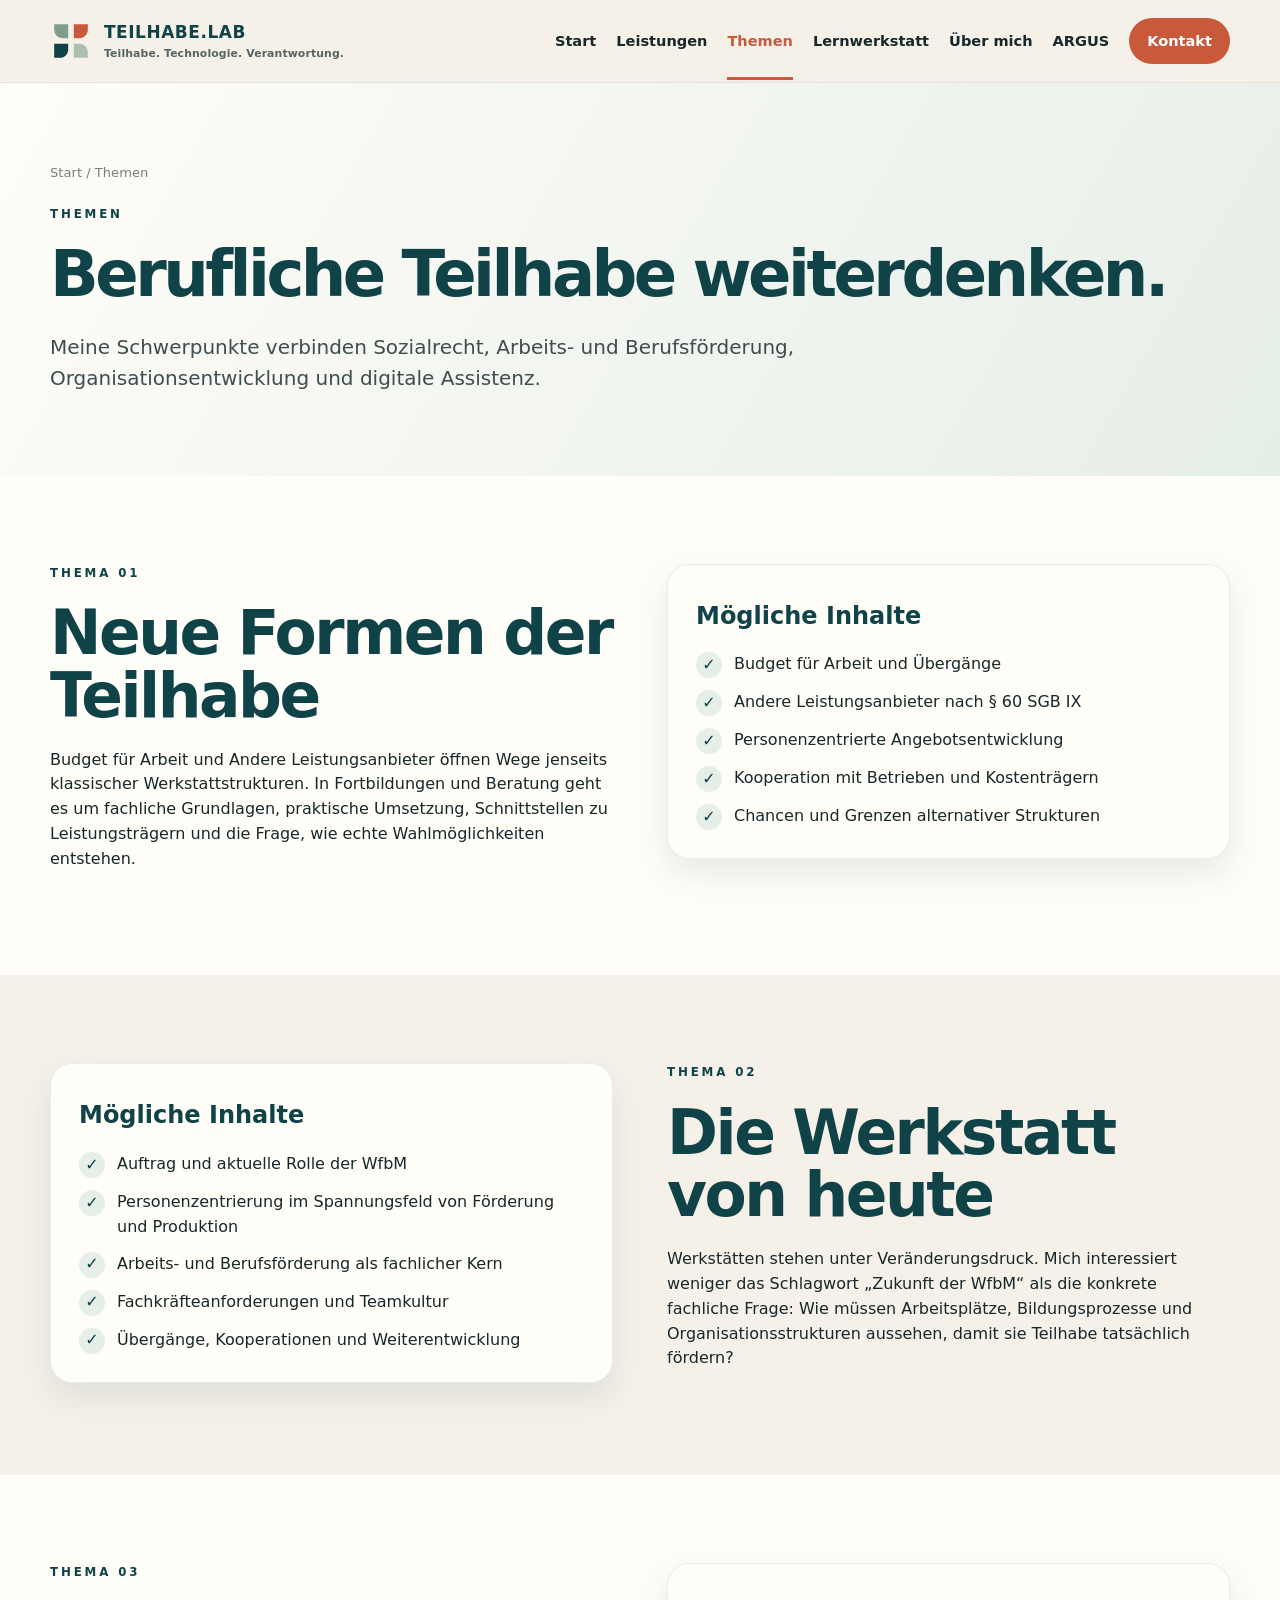
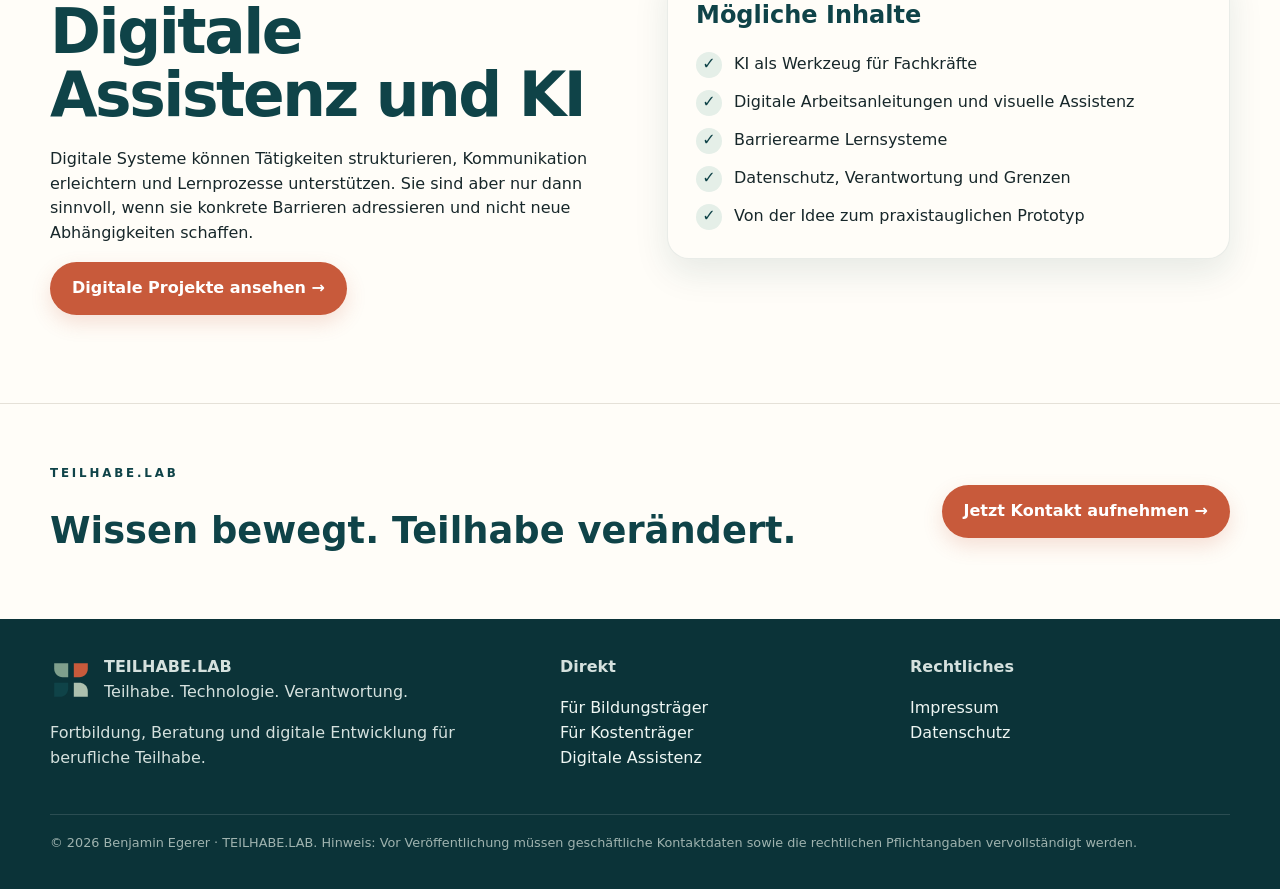
<file: themen.html>
<!doctype html>
<html lang="de"><head><meta charset="utf-8"><meta name="viewport" content="width=device-width,initial-scale=1"><meta name="description" content="Seminarthemen: neue Formen der Teilhabe, WfbM und digitale Assistenz."><meta name="theme-color" content="#0f4348"><title>Themen | TEILHABE.LAB</title><link rel="icon" href="assets/img/favicon.svg" type="image/svg+xml"><link rel="stylesheet" href="assets/css/style.css"></head><body><a class="skip" href="#main">Zum Inhalt springen</a><header class="site-header"><div class="wrap navrow"><a class="brand" href="index.html"><img src="assets/img/logo-mark.svg" alt=""><span><strong>TEILHABE.LAB</strong><small>Teilhabe. Technologie. Verantwortung.</small></span></a><button class="menu-btn" aria-expanded="false" aria-label="Navigation öffnen">☰</button><nav class="nav" aria-label="Hauptnavigation"><a href="index.html">Start</a><a href="leistungen.html">Leistungen</a><a href="themen.html">Themen</a><a href="lernwerkstatt.html">Lernwerkstatt</a><a href="referent.html">Über mich</a><a href="argus.html">ARGUS</a><a href="kontakt.html" class="nav-cta">Kontakt</a></nav></div></header><main id="main"><section class="page-hero"><div class="wrap"><div class="breadcrumb">Start / Themen</div><p class="eyebrow">THEMEN</p><h1>Berufliche Teilhabe weiterdenken.</h1><p class="lead">Meine Schwerpunkte verbinden Sozialrecht, Arbeits- und Berufsförderung, Organisationsentwicklung und digitale Assistenz.</p></div></section><section class="section white" id="teilhabe"><div class="wrap split"><div><p class="eyebrow">THEMA 01</p><h2>Neue Formen der Teilhabe</h2><p>Budget für Arbeit und Andere Leistungsanbieter öffnen Wege jenseits klassischer Werkstattstrukturen. In Fortbildungen und Beratung geht es um fachliche Grundlagen, praktische Umsetzung, Schnittstellen zu Leistungsträgern und die Frage, wie echte Wahlmöglichkeiten entstehen.</p></div><div class="card"><h3>Mögliche Inhalte</h3><div class="checklist"><div class="check">Budget für Arbeit und Übergänge</div><div class="check">Andere Leistungsanbieter nach § 60 SGB IX</div><div class="check">Personenzentrierte Angebotsentwicklung</div><div class="check">Kooperation mit Betrieben und Kostenträgern</div><div class="check">Chancen und Grenzen alternativer Strukturen</div></div></div></div></section><section class="section" id="werkstatt"><div class="wrap split"><div class="card"><h3>Mögliche Inhalte</h3><div class="checklist"><div class="check">Auftrag und aktuelle Rolle der WfbM</div><div class="check">Personenzentrierung im Spannungsfeld von Förderung und Produktion</div><div class="check">Arbeits- und Berufsförderung als fachlicher Kern</div><div class="check">Fachkräfteanforderungen und Teamkultur</div><div class="check">Übergänge, Kooperationen und Weiterentwicklung</div></div></div><div><p class="eyebrow">THEMA 02</p><h2>Die Werkstatt von heute</h2><p>Werkstätten stehen unter Veränderungsdruck. Mich interessiert weniger das Schlagwort „Zukunft der WfbM“ als die konkrete fachliche Frage: Wie müssen Arbeitsplätze, Bildungsprozesse und Organisationsstrukturen aussehen, damit sie Teilhabe tatsächlich fördern?</p></div></div></section><section class="section white" id="digital"><div class="wrap split"><div><p class="eyebrow">THEMA 03</p><h2>Digitale Assistenz und KI</h2><p>Digitale Systeme können Tätigkeiten strukturieren, Kommunikation erleichtern und Lernprozesse unterstützen. Sie sind aber nur dann sinnvoll, wenn sie konkrete Barrieren adressieren und nicht neue Abhängigkeiten schaffen.</p><a class="btn" href="digitale-assistenz.html">Digitale Projekte ansehen →</a></div><div class="card"><h3>Mögliche Inhalte</h3><div class="checklist"><div class="check">KI als Werkzeug für Fachkräfte</div><div class="check">Digitale Arbeitsanleitungen und visuelle Assistenz</div><div class="check">Barrierearme Lernsysteme</div><div class="check">Datenschutz, Verantwortung und Grenzen</div><div class="check">Von der Idee zum praxistauglichen Prototyp</div></div></div></div></section></main><section class="footer-cta"><div class="wrap"><div><p class="eyebrow">TEILHABE.LAB</p><h2>Wissen bewegt. Teilhabe verändert.</h2></div><a class="btn" href="kontakt.html">Jetzt Kontakt aufnehmen →</a></div></section><footer class="site-footer"><div class="wrap"><div class="footer-grid"><div><div class="footer-brand"><img src="assets/img/logo-mark.svg" alt=""><div><strong>TEILHABE.LAB</strong><div>Teilhabe. Technologie. Verantwortung.</div></div></div><p>Fortbildung, Beratung und digitale Entwicklung für berufliche Teilhabe.</p></div><div><strong>Direkt</strong><p><a href="bildungstraeger.html">Für Bildungsträger</a><br><a href="kostentraeger.html">Für Kostenträger</a><br><a href="digitale-assistenz.html">Digitale Assistenz</a></p></div><div><strong>Rechtliches</strong><p><a href="impressum.html">Impressum</a><br><a href="datenschutz.html">Datenschutz</a></p></div></div><div class="legal">© 2026 Benjamin Egerer · TEILHABE.LAB. Hinweis: Vor Veröffentlichung müssen geschäftliche Kontaktdaten sowie die rechtlichen Pflichtangaben vervollständigt werden.</div></div></footer><script src="assets/js/site.js"></script></body></html>
</file>
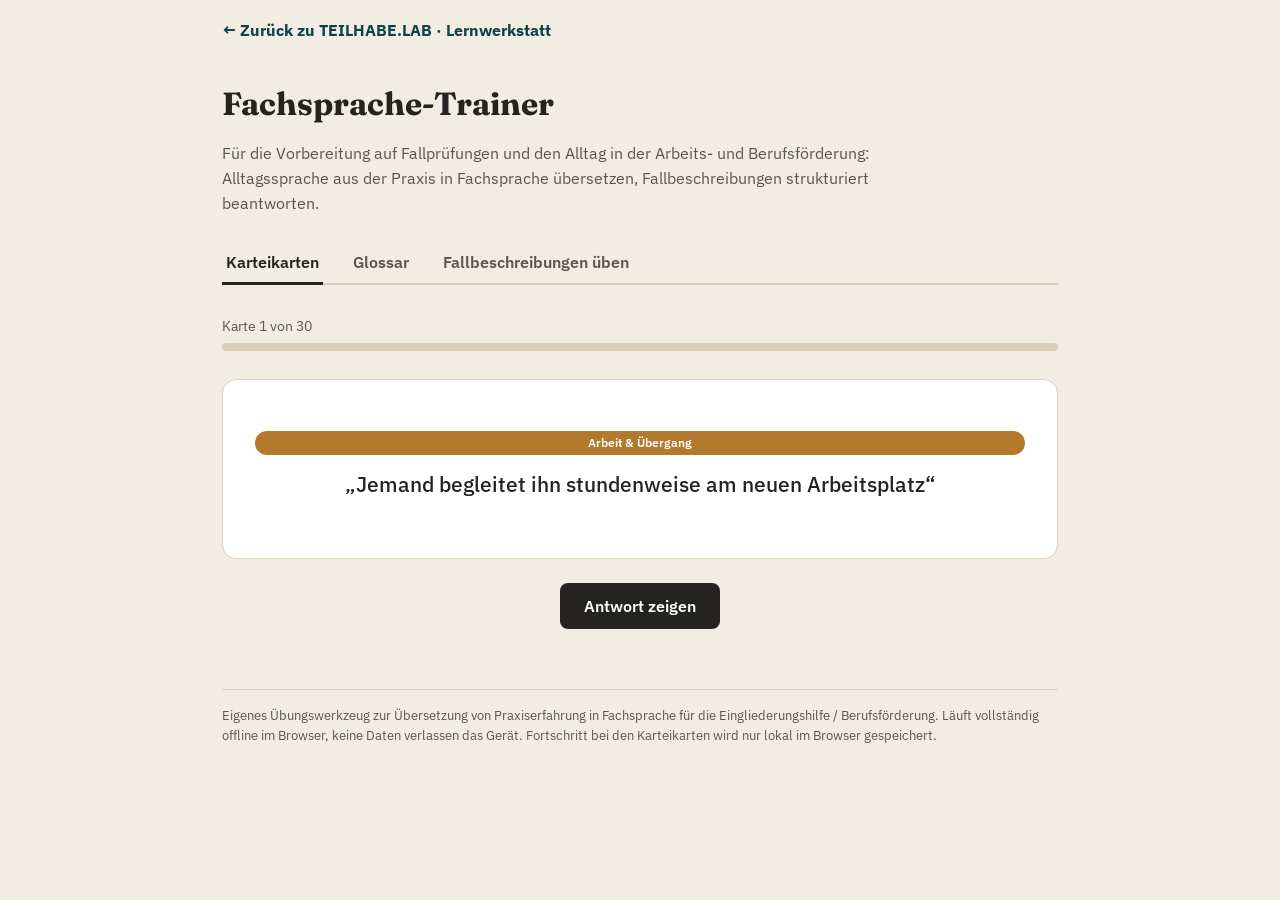
<file: uebersetzung.html>
<!DOCTYPE html>
<html lang="de">
<head>
<meta charset="UTF-8">
<meta name="viewport" content="width=device-width, initial-scale=1.0">
<title>Fachsprache-Trainer – Eingliederungshilfe & Berufsförderung</title>
<link rel="preconnect" href="https://fonts.googleapis.com">
<link href="https://fonts.googleapis.com/css2?family=Fraunces:opsz,wght@9..144,500;9..144,600;9..144,700&family=IBM+Plex+Sans:wght@400;500;600;700&display=swap" rel="stylesheet">
<style>
  :root{
    --paper:#F1EDE3;
    --paper-raised:#FFFFFF;
    --ink:#242320;
    --ink-soft:#5B564C;
    --line:#D9D1BE;
    --cat-modelle:#3E5C76;
    --cat-recht:#8A5A34;
    --cat-verhalten:#9C4F6E;
    --cat-methodik:#4C7A5B;
    --cat-arbeit:#B3792C;
  }
  *{box-sizing:border-box;}
  body{
    margin:0;
    background:var(--paper);
    color:var(--ink);
    font-family:'IBM Plex Sans', system-ui, sans-serif;
    line-height:1.55;
  }
  h1,h2,h3{
    font-family:'Fraunces', Georgia, serif;
    font-weight:700;
    margin:0 0 .4em 0;
  }
  .wrap{ max-width:880px; margin:0 auto; padding:36px 22px 90px; }
  header.top{ margin-bottom:8px; }
  header.top p{ color:var(--ink-soft); max-width:65ch; margin-top:0; }

  nav.tabs{
    display:flex;
    gap:8px;
    margin:26px 0 30px;
    border-bottom:2px solid var(--line);
    flex-wrap:wrap;
  }
  nav.tabs button{
    background:transparent;
    border:none;
    padding:10px 4px;
    margin-right:18px;
    font-family:'IBM Plex Sans', sans-serif;
    font-size:1rem;
    font-weight:600;
    color:var(--ink-soft);
    cursor:pointer;
    border-bottom:3px solid transparent;
    margin-bottom:-2px;
  }
  nav.tabs button.active{ color:var(--ink); border-bottom-color:var(--ink); }

  .view{ display:none; }
  .view.active{ display:block; }

  .cat-badge{
    display:inline-block;
    font-size:.72rem;
    font-weight:600;
    padding:3px 9px;
    border-radius:20px;
    color:#fff;
  }

  /* ---- GLOSSAR ---- */
  .glossar-controls{
    display:flex;
    gap:10px;
    flex-wrap:wrap;
    margin-bottom:20px;
  }
  #search{
    flex:1;
    min-width:200px;
    padding:11px 14px;
    border:1px solid var(--line);
    border-radius:8px;
    font-size:1rem;
    font-family:'IBM Plex Sans', sans-serif;
    background:var(--paper-raised);
  }
  .cat-filter{
    padding:8px 12px;
    border-radius:20px;
    border:1px solid var(--line);
    background:var(--paper-raised);
    font-size:.85rem;
    cursor:pointer;
    color:var(--ink-soft);
  }
  .cat-filter.active{ color:#fff; border-color:transparent; }

  .glossar-item{
    background:var(--paper-raised);
    border:1px solid var(--line);
    border-left:5px solid var(--item-color);
    border-radius:8px;
    padding:16px 18px;
    margin-bottom:12px;
  }
  .glossar-item .alltag{ color:var(--ink-soft); font-style:italic; margin-bottom:6px; }
  .glossar-item .fach{ font-size:1.1rem; font-weight:700; margin-bottom:4px; }
  .glossar-item .erklaerung{ margin-bottom:6px; }
  .glossar-item .bezug{ font-size:.85rem; color:var(--ink-soft); }

  /* ---- KARTEIKARTEN ---- */
  .kk-progress{
    display:flex; justify-content:space-between; align-items:baseline;
    color:var(--ink-soft); font-size:.9rem; margin-bottom:6px;
  }
  .kk-track{ height:8px; background:var(--line); border-radius:5px; overflow:hidden; margin-bottom:28px; }
  .kk-fill{ height:100%; background:var(--cat-arbeit); width:0%; transition:width .3s; }

  .kk-card{
    background:var(--paper-raised);
    border:1px solid var(--line);
    border-radius:14px;
    padding:40px 32px;
    text-align:center;
    min-height:180px;
    display:flex;
    flex-direction:column;
    justify-content:center;
  }
  .kk-prompt{ font-size:1.3rem; font-weight:500; margin-bottom:6px; }
  .kk-reveal{ display:none; margin-top:18px; text-align:left; border-top:1px solid var(--line); padding-top:18px; }
  .kk-reveal .fach{ font-size:1.25rem; font-weight:700; margin-bottom:8px; }
  .kk-reveal .bezug{ color:var(--ink-soft); font-size:.9rem; margin-top:6px; }

  .kk-actions{ display:flex; justify-content:center; gap:12px; margin-top:24px; flex-wrap:wrap; }
  .kk-btn{
    padding:12px 22px;
    border-radius:8px;
    border:2px solid var(--ink);
    background:transparent;
    color:var(--ink);
    font-weight:600;
    cursor:pointer;
    font-family:'IBM Plex Sans', sans-serif;
  }
  .kk-btn.primary{ background:var(--ink); color:#fff; }
  .kk-btn.gut{ border-color:var(--cat-methodik); color:var(--cat-methodik); }
  .kk-btn.ueben{ border-color:var(--cat-recht); color:var(--cat-recht); }

  .kk-done{ text-align:center; }
  .kk-stats{ display:flex; justify-content:center; gap:30px; margin:24px 0; }
  .kk-stat b{ display:block; font-size:2rem; font-family:'Fraunces', serif; }

  /* ---- FÄLLE ---- */
  .fall-list{ display:grid; gap:14px; }
  .fall-card{
    background:var(--paper-raised);
    border:1px solid var(--line);
    border-radius:10px;
    padding:18px 20px;
    cursor:pointer;
  }
  .fall-card:hover{ border-color:var(--ink); }
  .fall-card h3{ font-size:1.1rem; margin-bottom:6px; }
  .fall-card p{ margin:0; color:var(--ink-soft); font-size:.95rem; }

  .fall-detail{ display:none; }
  .fall-detail .back{ color:var(--ink-soft); cursor:pointer; text-decoration:underline; display:inline-block; margin-bottom:18px; }
  .fall-text{
    background:var(--paper-raised);
    border:1px solid var(--line);
    border-radius:10px;
    padding:20px;
    margin-bottom:20px;
  }
  textarea{
    width:100%;
    min-height:140px;
    padding:14px;
    border:1px solid var(--line);
    border-radius:8px;
    font-family:'IBM Plex Sans', sans-serif;
    font-size:1rem;
    resize:vertical;
  }
  .musterantwort{
    display:none;
    margin-top:22px;
    background:var(--paper-raised);
    border:1px solid var(--line);
    border-radius:10px;
    padding:22px;
  }
  .musterantwort ol{ padding-left:20px; }
  .musterantwort li{ margin-bottom:12px; }
  .musterantwort li b{ display:block; margin-bottom:2px; }

  button.primary{
    background:var(--ink); color:#fff; border:none;
    padding:13px 24px; border-radius:8px; font-weight:600;
    font-family:'IBM Plex Sans', sans-serif; cursor:pointer; font-size:1rem;
  }
  button.ghost{
    background:transparent; border:2px solid var(--ink); color:var(--ink);
    padding:11px 20px; border-radius:8px; font-weight:600; cursor:pointer;
  }

  footer{
    margin-top:60px; font-size:.8rem; color:var(--ink-soft);
    border-top:1px solid var(--line); padding-top:16px;
  }

  @media print{
    nav.tabs, .actions, button, textarea, .kk-actions{ display:none !important; }
    #view-glossar{ display:block !important; }
    .view:not(#view-glossar){ display:none !important; }
  }
</style>
</head>
<body>
<div style="max-width:880px;margin:18px auto 0;padding:0 22px;font-family:'IBM Plex Sans',sans-serif"><a href="lernwerkstatt.html" style="color:#0f4348;text-decoration:none;font-weight:700">← Zurück zu TEILHABE.LAB · Lernwerkstatt</a></div>
<div class="wrap">

  <header class="top">
    <h1>Fachsprache-Trainer</h1>
    <p>Für die Vorbereitung auf Fallprüfungen und den Alltag in der Arbeits- und Berufsförderung: Alltagssprache aus der Praxis in Fachsprache übersetzen, Fallbeschreibungen strukturiert beantworten.</p>
  </header>

  <nav class="tabs">
    <button class="active" data-tab="karteikarten">Karteikarten</button>
    <button data-tab="glossar">Glossar</button>
    <button data-tab="faelle">Fallbeschreibungen üben</button>
  </nav>

  <!-- KARTEIKARTEN -->
  <div class="view active" id="view-karteikarten">
    <div id="kk-active">
      <div class="kk-progress">
        <span id="kk-progress-label">Karte 1 von 30</span>
        <span id="kk-stat-inline"></span>
      </div>
      <div class="kk-track"><div class="kk-fill" id="kk-fill"></div></div>

      <div class="kk-card">
        <div class="cat-badge" id="kk-cat-badge"></div>
        <div class="kk-prompt" id="kk-prompt" style="margin-top:14px;"></div>
        <div class="kk-reveal" id="kk-reveal">
          <div class="fach" id="kk-fach"></div>
          <div id="kk-erklaerung"></div>
          <div class="bezug" id="kk-bezug"></div>
        </div>
      </div>

      <div class="kk-actions" id="kk-actions-show">
        <button class="kk-btn primary" onclick="kkShowAnswer()">Antwort zeigen</button>
      </div>
      <div class="kk-actions" id="kk-actions-rate" style="display:none;">
        <button class="kk-btn ueben" onclick="kkRate('ueben')">Nochmal üben</button>
        <button class="kk-btn gut" onclick="kkRate('gut')">Kann ich schon</button>
      </div>
    </div>

    <div id="kk-done" class="kk-done" style="display:none;">
      <h2>Durchgang beendet</h2>
      <div class="kk-stats">
        <div class="kk-stat"><b id="kk-stat-gut">0</b>kann ich schon</div>
        <div class="kk-stat"><b id="kk-stat-ueben">0</b>nochmal üben</div>
      </div>
      <button class="primary" onclick="kkRestart(false)">Nur „nochmal üben“ wiederholen</button>
      <button class="ghost" onclick="kkRestart(true)">Alle Karten neu starten</button>
    </div>
  </div>

  <!-- GLOSSAR -->
  <div class="view" id="view-glossar">
    <div class="glossar-controls">
      <input id="search" type="text" placeholder="Begriff oder Alltagssatz suchen …" oninput="renderGlossar()">
    </div>
    <div class="glossar-controls" id="cat-filters"></div>
    <div id="glossar-list"></div>
  </div>

  <!-- FÄLLE -->
  <div class="view" id="view-faelle">
    <div id="fall-list-wrap">
      <p style="color:var(--ink-soft);">Wähle eine Fallbeschreibung, formuliere zuerst deine eigene Antwort und vergleiche sie danach mit der Musterantwort nach dem 5-Schritt-Schema.</p>
      <div class="fall-list" id="fall-list"></div>
    </div>
    <div class="fall-detail" id="fall-detail">
      <a class="back" onclick="fallBack()">← zurück zur Übersicht</a>
      <div class="fall-text" id="fall-text"></div>
      <h3>Deine Antwort</h3>
      <textarea id="fall-answer" placeholder="Schreibe hier deine eigene Einschätzung: Situation, fachliche Einordnung, Kontextfaktoren, Handlungsableitung, Rechtsbezug …"></textarea>
      <div style="margin-top:14px;">
        <button class="primary" onclick="showMusterantwort()">Musterantwort anzeigen</button>
      </div>
      <div class="musterantwort" id="musterantwort"></div>
    </div>
  </div>

  <footer>
    Eigenes Übungswerkzeug zur Übersetzung von Praxiserfahrung in Fachsprache für die Eingliederungshilfe / Berufsförderung. Läuft vollständig offline im Browser, keine Daten verlassen das Gerät. Fortschritt bei den Karteikarten wird nur lokal im Browser gespeichert.
  </footer>
</div>

<script>
const CAT_COLORS = {
  "Modelle & Grundhaltungen":"var(--cat-modelle)",
  "Recht & Verfahren":"var(--cat-recht)",
  "Verhalten & Kommunikation":"var(--cat-verhalten)",
  "Methodik & Arbeit":"var(--cat-methodik)",
  "Arbeit & Übergang":"var(--cat-arbeit)"
};

const GLOSSAR = [
  {alltag:"Der ist einfach oft unruhig", fach:"Herausforderndes Verhalten", erklaerung:"Verhalten, das von der Umgebung als schwierig erlebt wird und häufig Ausdruck eines unerfüllten Bedürfnisses oder einer Überforderung ist.", bezug:"Verhaltensanalyse / ICF: Kontextfaktoren", kat:"Verhalten & Kommunikation"},
  {alltag:"Der braucht viel Hilfe beim Anziehen", fach:"Erhöhter Unterstützungsbedarf im Bereich Selbstversorgung", erklaerung:"Einschränkung bei Aktivitäten des täglichen Lebens (ADL), die durch individuelle Unterstützung ausgeglichen wird.", bezug:"ICF: Aktivitäten und Partizipation", kat:"Modelle & Grundhaltungen"},
  {alltag:"Wir schauen erstmal, was er kann", fach:"Ressourcenorientierte Bedarfsermittlung", erklaerung:"Ausgangspunkt der Förderplanung sind vorhandene Fähigkeiten und Stärken, nicht nur Defizite.", bezug:"SGB IX, § 13 Bedarfsermittlung; ICF-Modell", kat:"Recht & Verfahren"},
  {alltag:"Er hat sich in der Gruppe gut eingelebt", fach:"Soziale Teilhabe", erklaerung:"Aktive Teilnahme am gesellschaftlichen und gemeinschaftlichen Leben.", bezug:"SGB IX, § 76 Leistungen zur sozialen Teilhabe", kat:"Recht & Verfahren"},
  {alltag:"Wir reden viel mit ihm, das hilft", fach:"Bezugsbetreuung / kontinuierliche Beziehungsarbeit", erklaerung:"Feste Zuordnung einer Bezugsperson zur Stärkung von Vertrauen und Kontinuität.", bezug:"Fachkonzept Bezugsbetreuung", kat:"Methodik & Arbeit"},
  {alltag:"Wir haben die Aufgabe leichter gemacht", fach:"Behinderungsgerechte Arbeitsplatzanpassung", erklaerung:"Anpassung von Aufgaben, Arbeitsmitteln oder Umgebung an individuelle Fähigkeiten.", bezug:"SGB IX, § 164 Nachteilsausgleich", kat:"Arbeit & Übergang"},
  {alltag:"Der kommt mit Veränderungen schlecht klar", fach:"Erhöhter Strukturierungsbedarf / eingeschränkte kognitive Flexibilität", erklaerung:"Bedürfnis nach klaren, vorhersehbaren Abläufen zur Reduktion von Unsicherheit.", bezug:"ICF: personbezogene Faktoren", kat:"Verhalten & Kommunikation"},
  {alltag:"Wir fragen ihn immer, was er selbst möchte", fach:"Wunsch- und Wahlrecht", erklaerung:"Recht der leistungsberechtigten Person, zwischen verschiedenen Leistungsformen und -orten zu wählen.", bezug:"SGB IX, § 8", kat:"Recht & Verfahren"},
  {alltag:"Wir stellen die Person und nicht die Diagnose in den Mittelpunkt", fach:"Personenzentrierung", erklaerung:"Leitprinzip, das die individuelle Lebenssituation und Ziele der Person in den Mittelpunkt der Hilfeplanung stellt.", bezug:"Grundprinzip der Eingliederungshilfe, SGB IX", kat:"Modelle & Grundhaltungen"},
  {alltag:"Wir wollen, dass er möglichst viel selbst entscheidet", fach:"Empowerment", erklaerung:"Stärkung der Selbstbestimmung und Eigenmacht der betroffenen Person.", bezug:"Fachkonzept Empowerment", kat:"Modelle & Grundhaltungen"},
  {alltag:"Er soll so normal wie möglich leben können", fach:"Normalisierungsprinzip", erklaerung:"Menschen mit Behinderung sollen Lebensbedingungen erfahren, die denen nicht-behinderter Menschen entsprechen.", bezug:"Nirje / Wolfensberger, historische Grundlage der Behindertenhilfe", kat:"Modelle & Grundhaltungen"},
  {alltag:"Er arbeitet jetzt mit den anderen zusammen, nicht mehr extra", fach:"Inklusion (Abgrenzung zu Integration)", erklaerung:"Inklusion: von Anfang an gemeinsame Teilhabe ohne Anpassungserwartung. Integration: nachträgliche Eingliederung in bestehende Strukturen.", bezug:"UN-Behindertenrechtskonvention, Art. 24 / 27", kat:"Modelle & Grundhaltungen"},
  {alltag:"Wir schauen auch, was im Stadtteil an Angeboten da ist", fach:"Sozialraumorientierung", erklaerung:"Einbeziehung von Ressourcen und Angeboten im Lebensumfeld der Person in die Hilfeplanung.", bezug:"Fachkonzept Sozialraumorientierung", kat:"Modelle & Grundhaltungen"},
  {alltag:"Wir schreiben auf, was wir mit ihm erreichen wollen", fach:"Zielvereinbarung", erklaerung:"Gemeinsam mit der Person festgelegte, überprüfbare Entwicklungsziele.", bezug:"Bestandteil des Gesamt-/Teilhabeplans", kat:"Methodik & Arbeit"},
  {alltag:"Der Reha-Träger und wir sprechen erst alles zusammen ab", fach:"Teilhabeplanverfahren", erklaerung:"Trägerübergreifendes Verfahren zur Ermittlung und Koordination von Rehabilitationsleistungen.", bezug:"SGB IX, §§ 19–23", kat:"Recht & Verfahren"},
  {alltag:"Es gibt einen Plan, der alle Hilfen zusammenfasst", fach:"Gesamtplan / Gesamtplanverfahren", erklaerung:"Verfahren der Eingliederungshilfe zur Feststellung und Koordination der Leistungen.", bezug:"SGB IX, §§ 117–122", kat:"Recht & Verfahren"},
  {alltag:"Er arbeitet jetzt richtig in einer Firma, mit Lohn und Unterstützung", fach:"Budget für Arbeit", erklaerung:"Alternative zur Werkstatt: sozialversicherungspflichtige Beschäftigung auf dem allgemeinen Arbeitsmarkt mit Lohnkostenzuschuss und Anleitung.", bezug:"SGB IX, § 61", kat:"Arbeit & Übergang"},
  {alltag:"Jemand begleitet ihn stundenweise am neuen Arbeitsplatz", fach:"Jobcoaching", erklaerung:"Individuelle, oft zeitlich befristete Begleitung am Arbeitsplatz zur Einarbeitung und Stabilisierung.", bezug:"Instrument der Unterstützten Beschäftigung, SGB IX § 55", kat:"Arbeit & Übergang"},
  {alltag:"Er testet erstmal in einer Firma, ob ihm die Arbeit liegt", fach:"Betriebspraktikum im Rahmen der beruflichen Orientierung", erklaerung:"Zeitlich begrenzte Erprobung in einem Betrieb zur Feststellung von Neigung und Eignung.", bezug:"Berufsbildungsbereich, SGB IX", kat:"Arbeit & Übergang"},
  {alltag:"Nach der langen Krankheit schauen wir, wie er wieder reinkommt", fach:"Betriebliches Eingliederungsmanagement (BEM)", erklaerung:"Verfahren zur stufenweisen Wiedereingliederung nach längerer Arbeitsunfähigkeit.", bezug:"§ 167 Abs. 2 SGB IX", kat:"Arbeit & Übergang"},
  {alltag:"Wir versuchen, ruhig zu bleiben und die Situation zu entschärfen", fach:"Deeskalation", erklaerung:"Kommunikative und verhaltensbezogene Strategien zur Reduktion von Anspannung und Eskalation in Konfliktsituationen.", bezug:"Deeskalationskonzepte, Konfliktmanagement", kat:"Verhalten & Kommunikation"},
  {alltag:"Wir hören ihm einfach zu und nehmen ihn ernst", fach:"Kongruenz, Empathie, Akzeptanz (klientenzentrierter Ansatz)", erklaerung:"Grundhaltungen nach Carl Rogers für eine wertschätzende, echte Beziehungsgestaltung.", bezug:"Klientenzentrierte Gesprächsführung (Rogers)", kat:"Verhalten & Kommunikation"},
  {alltag:"Man kann ja nicht nicht kommunizieren", fach:"Kommunikationsaxiome nach Watzlawick", erklaerung:"Grundannahmen zur menschlichen Kommunikation, u. a. dass jedes Verhalten Mitteilungscharakter hat.", bezug:"Watzlawick, Beavin, Jackson", kat:"Verhalten & Kommunikation"},
  {alltag:"Wir gehen auf seine eigene Wirklichkeit ein, auch wenn sie anders ist", fach:"Validation", erklaerung:"Wertschätzender Umgang mit der subjektiven Erlebniswelt einer Person, ohne sie zu korrigieren.", bezug:"Validationsmethode (u. a. Naomi Feil)", kat:"Verhalten & Kommunikation"},
  {alltag:"Wir koordinieren alle Hilfen für ihn an einer Stelle", fach:"Case Management", erklaerung:"Systematische Koordination und Steuerung von Unterstützungsleistungen über verschiedene Akteure hinweg.", bezug:"Methode des Fallmanagements", kat:"Methodik & Arbeit"},
  {alltag:"Wir schreiben regelmäßig auf, wie es ihm geht und was passiert", fach:"Verhaltens- und Entwicklungsdokumentation", erklaerung:"Systematische, nachvollziehbare Beobachtung und Dokumentation von Entwicklung und Auffälligkeiten.", bezug:"Grundlage für Förderplanfortschreibung", kat:"Methodik & Arbeit"},
  {alltag:"Wir besprechen schwierige Fälle im Team", fach:"Kollegiale Beratung / Fallbesprechung", erklaerung:"Strukturierter Austausch im Team zur Reflexion und Lösungsfindung bei herausfordernden Situationen.", bezug:"Methode der Teamreflexion", kat:"Methodik & Arbeit"},
  {alltag:"Er steckt Rückschläge inzwischen besser weg", fach:"Resilienz", erklaerung:"Psychische Widerstandsfähigkeit gegenüber belastenden Lebensumständen.", bezug:"Resilienzforschung", kat:"Verhalten & Kommunikation"},
  {alltag:"Wir schauen auf Körper, Seele und Umfeld zusammen", fach:"Bio-psycho-soziales Modell", erklaerung:"Betrachtung von Gesundheit und Behinderung als Zusammenspiel körperlicher, psychischer und sozialer Faktoren.", bezug:"Grundlage der ICF", kat:"Modelle & Grundhaltungen"},
  {alltag:"Es geht nicht nur um die Diagnose, sondern was er im Alltag wirklich tun kann", fach:"ICF – Internationale Klassifikation der Funktionsfähigkeit, Behinderung und Gesundheit", erklaerung:"WHO-Klassifikationssystem, das Funktionsfähigkeit, Aktivität, Teilhabe und Kontextfaktoren beschreibt statt nur Diagnosen.", bezug:"WHO-ICF, Grundlage der Bedarfsermittlung nach SGB IX", kat:"Modelle & Grundhaltungen"}
];

const FAELLE = [
  {
    titel:"Montagegruppe – zunehmend impulsives Verhalten",
    text:"Herr K. (34) arbeitet seit drei Jahren in der Montagegruppe. Seit einigen Wochen wird er in stressigen Phasen zunehmend laut, wirft Werkzeug hin und verlässt kurzzeitig den Arbeitsplatz. Die Gruppenleitung berichtet, dass die Produktionsanforderungen kürzlich erhöht wurden.",
    schritte:[
      ["Situation", "Herr K. zeigt in Belastungssituationen zunehmend impulsives, den Arbeitsablauf störendes Verhalten, das zeitlich mit einer Erhöhung der Anforderungen zusammenfällt."],
      ["Fachliche Einordnung", "Es handelt sich um herausforderndes Verhalten als Reaktion auf eine subjektiv erlebte Überforderung, nicht um bewusstes Fehlverhalten."],
      ["Kontextfaktoren (ICF)", "Umweltfaktor „erhöhte Arbeitsanforderung“ trifft auf personbezogenen Faktor „eingeschränkte Stress- bzw. Frustrationstoleranz“."],
      ["Handlungsableitung", "Rücksprache mit Herrn K. zur Ursachenklärung, ggf. Anpassung der Taktzahl oder Aufgabenstruktur, Einführung kurzer Erholungspausen, Beobachtung und Dokumentation der Auslöser."],
      ["Rechtsbezug", "§ 164 SGB IX (Nachteilsausgleich); Prinzip der Personenzentrierung und Ressourcenorientierung."]
    ]
  },
  {
    titel:"Zuweisung ohne Wunsch- und Wahlrecht",
    text:"Frau S. (28) möchte gern draußen arbeiten, wurde aber laut Akte für den Garten- und Landschaftsbau eingeteilt, ohne dass sie danach gefragt wurde. Sie äußert wiederholt, dass sie lieber in der Küche arbeiten möchte.",
    schritte:[
      ["Situation", "Die Zuweisung des Arbeitsbereichs erfolgte ohne Einbeziehung der eigenen Präferenz von Frau S."],
      ["Fachliche Einordnung", "Verletzung des Wunsch- und Wahlrechts im Rahmen der Bedarfsermittlung."],
      ["Kontextfaktoren", "Fehlende Beteiligung der Person an der eigenen Hilfeplanung als struktureller Umweltfaktor."],
      ["Handlungsableitung", "Gespräch mit Frau S. zur Erhebung ihrer tatsächlichen Interessen, Prüfung eines Probearbeitens in der Küche, Anpassung des Förderplans."],
      ["Rechtsbezug", "§ 8 SGB IX (Wunsch- und Wahlrecht); Prinzip der Personenzentrierung."]
    ]
  },
  {
    titel:"Ungenutzte Ressourcen bei langjähriger Tätigkeit",
    text:"Herr M. hat seit Jahren dieselben Aufgaben in der Verpackung. Er hat gute technische Fähigkeiten gezeigt, die bislang nicht genutzt wurden. Es gibt Überlegungen, ihn für ein Praktikum in einem externen Betrieb vorzuschlagen.",
    schritte:[
      ["Situation", "Herr M. verfügt über ungenutzte Ressourcen, die nicht in seine aktuelle Tätigkeit einfließen."],
      ["Fachliche Einordnung", "Es fehlt eine ressourcenorientierte Bedarfsermittlung; Chance auf berufliche Weiterentwicklung im Sinne der Teilhabe am Arbeitsleben."],
      ["Kontextfaktoren", "Vorhandene Fähigkeiten (personbezogener Faktor) treffen auf eingeschränkte Umweltbedingungen (fehlende Erprobungsmöglichkeit)."],
      ["Handlungsableitung", "Organisation eines Betriebspraktikums zur Erprobung, ggf. Anbindung an Jobcoaching, Prüfung eines Budgets für Arbeit bei positivem Verlauf."],
      ["Rechtsbezug", "§§ 61, 55 SGB IX (Budget für Arbeit, Leistungen zur Teilhabe am Arbeitsleben)."]
    ]
  },
  {
    titel:"Rückkehr nach längerer Erkrankung",
    text:"Nach einem längeren Krankenhausaufenthalt kehrt Frau T. an ihren Arbeitsplatz zurück. Sie wirkt unsicher und schnell erschöpft. Das Team ist unsicher, wie viel man ihr zumuten kann.",
    schritte:[
      ["Situation", "Rückkehr nach längerer Abwesenheit mit reduzierter Belastbarkeit."],
      ["Fachliche Einordnung", "Es handelt sich um eine Wiedereingliederungssituation, die eine stufenweise Belastungssteigerung erfordert."],
      ["Kontextfaktoren", "Gesundheitlicher Zustand (personbezogen) trifft auf bisherige, unveränderte Arbeitsanforderungen (Umweltfaktor)."],
      ["Handlungsableitung", "Stufenweise Wiedereingliederung planen, engmaschige Rückmeldegespräche, Anpassung von Aufgaben und Zeiten in Absprache mit Frau T."],
      ["Rechtsbezug", "§ 167 Abs. 2 SGB IX (Betriebliches Eingliederungsmanagement)."]
    ]
  },
  {
    titel:"Ungenutzte Ressource im Sozialraum",
    text:"In einer Teambesprechung wird deutlich, dass ein Beschäftigter regelmäßig Kontakt zu einem Sportverein im Stadtteil sucht – dies wurde bislang aber nicht in der Förderplanung berücksichtigt.",
    schritte:[
      ["Situation", "Eine vorhandene Ressource im Lebensumfeld wird in der Planung nicht genutzt."],
      ["Fachliche Einordnung", "Fehlende Sozialraumorientierung in der bisherigen Förderplanung."],
      ["Kontextfaktoren", "Vorhandenes Umweltangebot (Sportverein) wird nicht systematisch einbezogen."],
      ["Handlungsableitung", "Aktive Einbindung des Vereinsangebots in den Förderplan, Unterstützung beim Kontakt bzw. Übergang, Nutzung als Baustein sozialer Teilhabe."],
      ["Rechtsbezug", "§ 76 SGB IX (Leistungen zur sozialen Teilhabe); Sozialraumorientierung als Fachkonzept."]
    ]
  },
  {
    titel:"Wiederkehrender Streit in der Pause",
    text:"Zwei Beschäftigte geraten in der Pause häufiger in Streit. Eine Fachkraft geht meist sofort dazwischen und trennt die beiden, ohne die Ursache zu klären.",
    schritte:[
      ["Situation", "Wiederkehrende Konflikte werden kurzfristig unterbrochen, aber nicht ursächlich bearbeitet."],
      ["Fachliche Einordnung", "Reines Trennen ist Deeskalation im Akutfall, ersetzt aber keine nachhaltige Konfliktklärung."],
      ["Kontextfaktoren", "Mögliche strukturelle Auslöser (z. B. Raum, Tagesablauf, ungeklärte Rollen) sind als Umweltfaktoren bislang nicht erfasst."],
      ["Handlungsableitung", "Nach der akuten Deeskalation ein klärendes Gespräch mit beiden Beteiligten führen, ggf. kollegiale Fallbesprechung im Team zur Ursachenanalyse, gemeinsame Vereinbarung von Regeln."],
      ["Rechtsbezug", "Fachkonzept Deeskalation und Konfliktmanagement; Prinzip der Personenzentrierung."]
    ]
  }
];

/* ---------- TABS ---------- */
document.querySelectorAll('nav.tabs button').forEach(btn=>{
  btn.addEventListener('click', ()=>{
    document.querySelectorAll('nav.tabs button').forEach(b=>b.classList.remove('active'));
    btn.classList.add('active');
    document.querySelectorAll('.view').forEach(v=>v.classList.remove('active'));
    document.getElementById('view-'+btn.dataset.tab).classList.add('active');
  });
});

/* ---------- GLOSSAR ---------- */
let activeCat = null;
function initGlossarFilters(){
  const wrap = document.getElementById('cat-filters');
  const cats = [...new Set(GLOSSAR.map(g=>g.kat))];
  wrap.innerHTML = cats.map(c=>`<button class="cat-filter" data-cat="${c}" onclick="toggleCat('${c}')">${c}</button>`).join('');
}
function toggleCat(c){
  activeCat = (activeCat===c) ? null : c;
  document.querySelectorAll('.cat-filter').forEach(el=>{
    const isActive = el.dataset.cat===activeCat;
    el.classList.toggle('active', isActive);
    el.style.background = isActive ? CAT_COLORS[el.dataset.cat] : '';
  });
  renderGlossar();
}
function renderGlossar(){
  const q = document.getElementById('search').value.toLowerCase();
  const list = GLOSSAR.filter(g=>{
    const matchesCat = !activeCat || g.kat===activeCat;
    const matchesQ = !q || (g.alltag+g.fach+g.erklaerung).toLowerCase().includes(q);
    return matchesCat && matchesQ;
  });
  document.getElementById('glossar-list').innerHTML = list.map(g=>`
    <div class="glossar-item" style="--item-color:${CAT_COLORS[g.kat]}">
      <div class="cat-badge" style="background:${CAT_COLORS[g.kat]}">${g.kat}</div>
      <div class="alltag" style="margin-top:8px;">„${g.alltag}“</div>
      <div class="fach">${g.fach}</div>
      <div class="erklaerung">${g.erklaerung}</div>
      <div class="bezug">${g.bezug}</div>
    </div>
  `).join('') || '<p style="color:var(--ink-soft);">Keine Treffer.</p>';
}

/* ---------- KARTEIKARTEN ---------- */
let kkOrder = [];
let kkIdx = 0;
let kkResults = {}; // index -> 'gut' | 'ueben'

function loadProgress(){
  try{
    const saved = JSON.parse(localStorage.getItem('fachsprache_progress')||'{}');
    return saved;
  }catch(e){ return {}; }
}
function saveProgress(){
  try{ localStorage.setItem('fachsprache_progress', JSON.stringify(kkResults)); }catch(e){}
}

function kkSetup(onlyIdx){
  const pool = onlyIdx || GLOSSAR.map((_,i)=>i);
  kkOrder = [...pool];
  for(let i=kkOrder.length-1;i>0;i--){
    const j = Math.floor(Math.random()*(i+1));
    [kkOrder[i],kkOrder[j]] = [kkOrder[j],kkOrder[i]];
  }
  kkIdx = 0;
  document.getElementById('kk-active').style.display='block';
  document.getElementById('kk-done').style.display='none';
  kkRenderCard();
}

function kkRenderCard(){
  const g = GLOSSAR[kkOrder[kkIdx]];
  document.getElementById('kk-cat-badge').textContent = g.kat;
  document.getElementById('kk-cat-badge').style.background = CAT_COLORS[g.kat];
  document.getElementById('kk-prompt').textContent = `„${g.alltag}“`;
  document.getElementById('kk-fach').textContent = g.fach;
  document.getElementById('kk-erklaerung').textContent = g.erklaerung;
  document.getElementById('kk-bezug').textContent = g.bezug;
  document.getElementById('kk-reveal').style.display='none';
  document.getElementById('kk-actions-show').style.display='flex';
  document.getElementById('kk-actions-rate').style.display='none';
  document.getElementById('kk-progress-label').textContent = `Karte ${kkIdx+1} von ${kkOrder.length}`;
  document.getElementById('kk-fill').style.width = Math.round(kkIdx/kkOrder.length*100)+'%';
}

function kkShowAnswer(){
  document.getElementById('kk-reveal').style.display='block';
  document.getElementById('kk-actions-show').style.display='none';
  document.getElementById('kk-actions-rate').style.display='flex';
}

function kkRate(rating){
  kkResults[kkOrder[kkIdx]] = rating;
  saveProgress();
  if(kkIdx < kkOrder.length-1){
    kkIdx++;
    kkRenderCard();
  } else {
    kkFinish();
  }
}

function kkFinish(){
  document.getElementById('kk-active').style.display='none';
  document.getElementById('kk-done').style.display='block';
  const gut = Object.values(kkResults).filter(v=>v==='gut').length;
  const ueben = Object.values(kkResults).filter(v=>v==='ueben').length;
  document.getElementById('kk-stat-gut').textContent = gut;
  document.getElementById('kk-stat-ueben').textContent = ueben;
}

function kkRestart(all){
  if(all){
    kkResults = {};
    saveProgress();
    kkSetup();
  } else {
    const uebenIdx = Object.keys(kkResults).filter(k=>kkResults[k]==='ueben').map(Number);
    kkSetup(uebenIdx.length ? uebenIdx : undefined);
  }
}

/* ---------- FÄLLE ---------- */
function renderFallList(){
  document.getElementById('fall-list').innerHTML = FAELLE.map((f,i)=>`
    <div class="fall-card" onclick="openFall(${i})">
      <h3>${f.titel}</h3>
      <p>${f.text.slice(0,110)}…</p>
    </div>
  `).join('');
}
let currentFall = null;
function openFall(i){
  currentFall = i;
  const f = FAELLE[i];
  document.getElementById('fall-list-wrap').style.display='none';
  document.getElementById('fall-detail').style.display='block';
  document.getElementById('fall-text').innerHTML = `<h3>${f.titel}</h3><p>${f.text}</p>`;
  document.getElementById('fall-answer').value='';
  document.getElementById('musterantwort').style.display='none';
}
function fallBack(){
  document.getElementById('fall-list-wrap').style.display='block';
  document.getElementById('fall-detail').style.display='none';
}
function showMusterantwort(){
  const f = FAELLE[currentFall];
  document.getElementById('musterantwort').innerHTML =
    '<h3>Musterantwort (5-Schritt-Schema)</h3><ol>' +
    f.schritte.map(s=>`<li><b>${s[0]}</b>${s[1]}</li>`).join('') +
    '</ol>';
  document.getElementById('musterantwort').style.display='block';
}

/* ---------- INIT ---------- */
initGlossarFilters();
renderGlossar();
kkResults = loadProgress();
kkSetup();
renderFallList();
</script>
</body>
</html>
</file>
<file: assets/css/style.css>
:root{
  --petrol:#0f4348;--petrol2:#082f34;--terra:#c85a3b;--sage:#7f9f8c;--sage2:#adc0ae;
  --cream:#f5f1e8;--paper:#fffdf8;--ink:#17272a;--muted:#5d6a6b;--line:#dcd8cf;
  --shadow:0 14px 34px rgba(15,67,72,.10);--radius:22px;--max:1180px;
}
*{box-sizing:border-box}html{scroll-behavior:smooth}body{margin:0;background:var(--cream);color:var(--ink);font-family:Inter,ui-sans-serif,system-ui,-apple-system,BlinkMacSystemFont,"Segoe UI",sans-serif;line-height:1.55}a{color:inherit;text-decoration:none}img{max-width:100%;display:block}button,input,textarea,select{font:inherit}.skip{position:absolute;left:-9999px}.skip:focus{left:16px;top:16px;background:#fff;padding:10px 14px;z-index:1000}.wrap{width:min(calc(100% - 40px),var(--max));margin:auto}.site-header{position:sticky;top:0;z-index:80;background:rgba(245,241,232,.94);backdrop-filter:blur(16px);border-bottom:1px solid rgba(15,67,72,.08)}.navrow{height:82px;display:flex;align-items:center;justify-content:space-between;gap:28px}.brand{display:flex;align-items:center;gap:12px;font-weight:900;letter-spacing:.035em;color:var(--petrol);white-space:nowrap}.brand img{width:42px;height:42px}.brand strong{font-size:1.06rem}.brand small{display:block;font-size:.68rem;font-weight:650;letter-spacing:.01em;color:#556466}.nav{display:flex;align-items:center;gap:20px;font-size:.91rem;font-weight:700}.nav a{padding:28px 0 24px;border-bottom:3px solid transparent}.nav a:hover,.nav a.active{color:var(--terra);border-bottom-color:var(--terra)}.nav .nav-cta{padding:12px 18px;border:0;border-radius:999px;background:var(--terra);color:#fff}.menu-btn{display:none;border:0;background:none;font-size:1.7rem;color:var(--petrol);cursor:pointer}.hero{position:relative;overflow:hidden;background:linear-gradient(110deg,#fffdf8 0%,#fffdf8 47%,#e8efe9 100%)}.hero-grid{min-height:650px;display:grid;grid-template-columns:1.1fr .9fr;align-items:stretch}.hero-copy{padding:88px 0 76px;position:relative;z-index:3}.eyebrow{font-size:.74rem;letter-spacing:.24em;text-transform:uppercase;font-weight:900;color:var(--petrol);margin:0 0 20px}.hero h1,.page-hero h1{font-size:clamp(3rem,6vw,5.9rem);line-height:.94;letter-spacing:-.055em;margin:0;color:var(--petrol)}.hero h1 em{font-style:normal;color:var(--terra)}.lead{font-size:1.25rem;max-width:690px;color:#3e4e50;margin:28px 0}.actions{display:flex;gap:22px;align-items:center;flex-wrap:wrap;margin-top:34px}.btn{display:inline-flex;align-items:center;justify-content:center;gap:10px;background:var(--terra);color:#fff;padding:14px 22px;border-radius:999px;font-weight:800;border:0;cursor:pointer;box-shadow:0 8px 20px rgba(200,90,59,.18)}.btn.secondary{background:var(--petrol)}.textlink{font-weight:850;color:var(--petrol)}.hero-visual{position:relative;min-height:650px;background:radial-gradient(circle at 70% 20%,#dbe8df 0 12%,transparent 12.5%),linear-gradient(145deg,#e8efe9,#d2dfd5)}.hero-visual:after{content:"";position:absolute;right:-90px;bottom:-170px;width:520px;height:520px;background:var(--petrol);border-radius:50%}.signpost{position:absolute;left:12%;top:19%;z-index:4;width:370px;filter:drop-shadow(0 16px 16px rgba(0,0,0,.12))}.post{position:absolute;left:49%;top:0;width:22px;height:390px;background:#7b5b3b;border-radius:8px;transform:translateX(-50%)}.sign{position:relative;width:290px;margin:0 0 34px 18px;background:#5f482f;color:#fff;padding:13px 26px;font-weight:900;letter-spacing:.03em;font-size:1.2rem;transform:rotate(-2deg);box-shadow:inset 0 0 0 2px rgba(255,255,255,.08)}.sign:nth-child(3){margin-left:0;transform:rotate(1.5deg)}.sign:nth-child(4){margin-left:40px;transform:rotate(-1deg)}.sign:before{content:"";position:absolute;left:-34px;top:0;border-top:27px solid transparent;border-bottom:27px solid transparent;border-right:34px solid #5f482f}.scribble{position:absolute;right:8%;top:18%;z-index:5;font-family:"Segoe Print","Bradley Hand",cursive;font-size:1.6rem;line-height:1.2;color:#0b3b43;transform:rotate(-4deg);max-width:230px}.hero-note{position:absolute;right:5%;bottom:8%;z-index:5;width:250px;color:white;font-weight:750;font-size:1.12rem}.proofs{display:flex;gap:24px;margin-top:44px;flex-wrap:wrap}.proof{display:grid;grid-template-columns:44px 1fr;gap:10px;max-width:185px;font-size:.8rem;color:#526063}.proof b{display:block;color:var(--ink);font-size:.9rem}.proof .ico{width:44px;height:44px;border-radius:50%;background:var(--terra);display:grid;place-items:center;color:#fff;font-weight:900}.section{padding:88px 0}.section.white{background:var(--paper)}.section.petrol{background:var(--petrol);color:white}.section.petrol .eyebrow,.section.petrol h2{color:white}.section h2{font-size:clamp(2.2rem,4.8vw,4.2rem);line-height:1.02;letter-spacing:-.04em;color:var(--petrol);margin:0 0 20px}.section-intro{font-size:1.12rem;max-width:760px;color:var(--muted)}.section.petrol .section-intro{color:#dce7e3}.grid3{display:grid;grid-template-columns:repeat(3,1fr);gap:20px;margin-top:38px}.grid2{display:grid;grid-template-columns:repeat(2,1fr);gap:24px;margin-top:32px}.card{background:var(--paper);border:1px solid rgba(15,67,72,.09);border-radius:var(--radius);padding:28px;box-shadow:var(--shadow);position:relative;overflow:hidden}.card h3{font-size:1.5rem;line-height:1.15;margin:10px 0;color:var(--petrol)}.card p{color:#586568}.card .num{font-size:2.35rem;color:var(--petrol);letter-spacing:-.06em}.card .tag{display:inline-block;border-radius:999px;padding:6px 10px;background:#edf2ed;color:var(--petrol);font-size:.72rem;font-weight:900;text-transform:uppercase;letter-spacing:.08em}.tool-card{min-height:270px}.tool-card:before{content:"";position:absolute;right:-50px;top:-50px;width:150px;height:150px;border-radius:50%;background:#e8efe9}.tool-card:nth-child(2) .num{color:var(--terra)}.tool-card:nth-child(3) .num{color:var(--sage)}.topic-card{padding:0}.topic-card .image{height:180px;background:linear-gradient(135deg,#cfded2,#edf2ec);position:relative;overflow:hidden}.topic-card .image:before,.topic-card .image:after{content:"";position:absolute;border-radius:50%}.topic-card .image:before{width:180px;height:180px;background:var(--sage);opacity:.25;left:-20px;top:40px}.topic-card .image:after{width:130px;height:130px;background:var(--terra);opacity:.22;right:20px;top:20px}.topic-card .body{padding:24px}.about-strip{background:linear-gradient(110deg,#07343a 0%,#0f4b51 100%);color:#fff;overflow:hidden}.about-grid{display:grid;grid-template-columns:.88fr 1.12fr;min-height:460px}.portrait-wrap{position:relative;overflow:hidden}.portrait-wrap img{width:100%;height:100%;object-fit:cover;object-position:50% 35%;filter:saturate(.88) contrast(1.02)}.portrait-wrap:after{content:"";position:absolute;inset:auto 0 0 0;height:45%;background:linear-gradient(transparent,rgba(8,47,52,.85))}.portrait-note{position:absolute;left:7%;top:10%;z-index:4;font-family:"Segoe Print","Bradley Hand",cursive;font-size:1.45rem;line-height:1.35;transform:rotate(-4deg);text-shadow:0 1px 6px rgba(0,0,0,.25)}.about-copy{padding:58px 60px;display:flex;flex-direction:column;justify-content:center}.about-copy h2{font-size:clamp(2.4rem,4vw,4.4rem);line-height:.98;margin:0 0 12px}.about-copy .role{font-size:1.15rem;color:#d8e8e3;margin:0 0 24px}.about-pills{display:grid;grid-template-columns:repeat(3,1fr);gap:14px;margin:30px 0}.pill{background:#fff;color:var(--ink);border-radius:15px;padding:18px;text-align:center}.pill b{display:block;color:var(--petrol);font-size:1rem}.pill span{font-size:.78rem;color:#687678}.quote{font-family:Georgia,serif;font-size:1.6rem;font-style:italic;color:#e9f1ee;margin-top:8px}.page-hero{padding:80px 0 54px;background:linear-gradient(120deg,#fffdf8,#e6eee8)}.page-hero h1{font-size:clamp(3rem,5vw,5.4rem)}.page-hero .lead{max-width:850px}.breadcrumb{font-size:.82rem;color:#758082;margin-bottom:22px}.split{display:grid;grid-template-columns:1fr 1fr;gap:54px;align-items:start}.checklist{display:grid;gap:12px;margin-top:22px}.check{display:flex;gap:12px;align-items:flex-start}.check:before{content:"✓";display:grid;place-items:center;flex:0 0 26px;height:26px;border-radius:50%;background:#e5efe8;color:var(--petrol);font-weight:900}.mini-cta{padding:24px;border-radius:18px;background:#e9efe9;margin-top:26px}.module-tabs{display:flex;gap:10px;flex-wrap:wrap;margin:26px 0}.tab-btn,.filter-btn{border:1px solid #cbd6d1;background:#fff;border-radius:999px;padding:10px 15px;font-weight:850;color:var(--petrol);cursor:pointer}.tab-btn.active,.filter-btn.active{background:var(--petrol);color:#fff;border-color:var(--petrol)}.topic-list{display:grid;grid-template-columns:repeat(3,1fr);gap:16px}.rf-card{background:#fff;border-radius:16px;padding:18px;border:1px solid #e1e0da;cursor:pointer;transition:.18s}.rf-card:hover{transform:translateY(-2px);box-shadow:var(--shadow)}.rf-card .level{font-size:.67rem;font-weight:950;text-transform:uppercase;letter-spacing:.08em;display:inline-block;border-radius:999px;padding:5px 8px}.level.kern{background:#f8e3dc;color:#9e3e27}.level.wissen{background:#dcebec;color:#0f4348}.level.orient{background:#e8eee8;color:#607965}.rf-card h3{font-size:1.05rem;margin:9px 0 0}.dialog{max-width:680px;border:0;border-radius:22px;padding:0;box-shadow:0 30px 100px rgba(0,0,0,.25)}.dialog::backdrop{background:rgba(8,30,32,.55)}.dialog-inner{padding:28px}.dialog button.close{float:right;border:0;background:#eef2ef;width:36px;height:36px;border-radius:50%;cursor:pointer}.translator-grid{display:grid;grid-template-columns:1fr 1fr;gap:20px}.flashcard{background:#fff;border-radius:18px;border:1px solid #deddd7;padding:22px;min-height:210px}.flashcard .plain{font-size:1.15rem;color:#4c595a;margin:12px 0}.flashcard .fach{font-weight:800;color:var(--petrol);border-left:4px solid var(--terra);padding-left:14px}.schema{counter-reset:step;display:grid;gap:12px}.schema div{background:#fff;border:1px solid #deddd7;border-radius:14px;padding:14px 16px 14px 52px;position:relative}.schema div:before{counter-increment:step;content:counter(step);position:absolute;left:14px;top:14px;width:28px;height:28px;border-radius:50%;display:grid;place-items:center;background:var(--petrol);color:#fff;font-weight:900}.interest-app{max-width:880px;margin:auto}.question{background:#fff;border-radius:22px;padding:26px;box-shadow:var(--shadow)}.choice-grid{display:grid;grid-template-columns:1fr 1fr;gap:16px;margin-top:20px}.choice{border:2px solid #e2e0d9;border-radius:18px;background:#fff;padding:24px;text-align:left;cursor:pointer;font-weight:800;color:var(--petrol);min-height:120px}.choice:hover{border-color:var(--terra);background:#fffaf6}.progress{height:10px;background:#e1e2dc;border-radius:999px;overflow:hidden;margin:14px 0 24px}.progress>span{display:block;height:100%;background:var(--terra);width:0}.result-bars{display:grid;gap:12px}.bar-row{display:grid;grid-template-columns:180px 1fr 42px;gap:12px;align-items:center}.bar-track{height:15px;background:#e1e2dc;border-radius:999px;overflow:hidden}.bar-fill{height:100%;background:var(--petrol)}.contact-form{display:grid;gap:14px}.field label{display:block;font-weight:850;margin-bottom:6px}.field input,.field textarea,.field select{width:100%;padding:13px 14px;border-radius:12px;border:1px solid #cfd3cd;background:#fff}.field textarea{min-height:140px;resize:vertical}.notice{background:#fff5df;border-left:4px solid #e4a642;padding:16px;border-radius:10px;color:#66512d}.footer-cta{padding:60px 0;background:var(--paper);border-top:1px solid #e5e1d8}.footer-cta .wrap{display:flex;justify-content:space-between;gap:30px;align-items:center}.footer-cta h2{font-size:2.3rem;color:var(--petrol);margin:0}.site-footer{background:#0b3338;color:#d5e1de;padding:36px 0}.footer-grid{display:grid;grid-template-columns:1.2fr .8fr .8fr;gap:30px}.site-footer a{color:#eef6f3}.footer-brand{display:flex;gap:12px;align-items:center}.footer-brand img{width:42px}.legal{border-top:1px solid rgba(255,255,255,.13);margin-top:28px;padding-top:18px;font-size:.8rem;color:#9fb3af}.muted{color:var(--muted)}.accent{color:var(--terra)}.center{text-align:center}.hidden{display:none!important}
@media(max-width:980px){.nav{display:none;position:absolute;left:0;right:0;top:82px;background:var(--cream);padding:18px 24px 24px;flex-direction:column;align-items:stretch;border-bottom:1px solid #ddd}.nav.open{display:flex}.nav a{padding:10px 0;border:0}.nav .nav-cta{text-align:center}.menu-btn{display:block}.hero-grid{grid-template-columns:1fr}.hero-visual{min-height:430px}.hero-copy{padding:70px 0 34px}.grid3,.topic-list{grid-template-columns:1fr 1fr}.about-grid{grid-template-columns:1fr}.portrait-wrap{min-height:500px}.split{grid-template-columns:1fr}.about-pills{grid-template-columns:repeat(3,1fr)}.translator-grid{grid-template-columns:1fr}}
@media(max-width:650px){.wrap{width:min(calc(100% - 28px),var(--max))}.navrow{height:70px}.nav{top:70px}.brand small{display:none}.hero h1,.page-hero h1{font-size:3.15rem}.hero-visual{min-height:390px}.signpost{left:8%;top:15%;transform:scale(.82);transform-origin:left top}.scribble{font-size:1.2rem;right:4%;top:11%;max-width:150px}.hero-note{width:180px;font-size:.92rem}.section{padding:62px 0}.grid3,.grid2,.topic-list,.choice-grid{grid-template-columns:1fr}.about-copy{padding:38px 24px}.about-pills{grid-template-columns:1fr}.portrait-wrap{min-height:420px}.portrait-note{font-size:1.1rem}.footer-cta .wrap{display:block}.footer-cta .btn{margin-top:18px}.footer-grid{grid-template-columns:1fr}.bar-row{grid-template-columns:120px 1fr 30px}.proofs{gap:12px}.proof{max-width:155px}.section h2{font-size:2.6rem}}
.tool-nav{display:flex;gap:10px;flex-wrap:wrap;margin:0 0 48px;position:sticky;top:92px;z-index:20;background:rgba(255,253,248,.95);backdrop-filter:blur(8px);padding:12px;border-radius:999px;border:1px solid #e2e0d9}.tool-nav a{padding:9px 14px;border-radius:999px;font-weight:850;color:var(--petrol)}.tool-nav a:hover{background:var(--petrol);color:#fff}.tool-block{scroll-margin-top:150px;padding:24px 0 68px;border-bottom:1px solid #e5e2da}.tool-block:last-child{border-bottom:0}.interactive-card{width:100%;text-align:left;cursor:pointer;font:inherit}.interactive-card small{display:block;color:var(--terra);font-weight:800;margin-top:18px}.practice-card{margin-top:22px;background:var(--petrol);color:#fff;border-radius:20px;padding:26px;display:flex;justify-content:space-between;gap:24px;align-items:center}.practice-card .tag{background:rgba(255,255,255,.16);color:#fff}.practice-card p{font-size:1.25rem;max-width:700px;margin:10px 0 0}.practice-card small{display:block;color:#bad0cc;margin-top:8px}.practice-actions{display:flex;gap:10px;flex-shrink:0}.searchbox{display:grid;gap:7px;max-width:720px;font-weight:850;margin:22px 0}.searchbox input{padding:15px 17px;border:1px solid #cad3ce;border-radius:14px;font:inherit}.glossary-list{display:grid;gap:10px}.glossary-item{display:grid;grid-template-columns:230px 1fr;gap:22px;align-items:start;padding:18px 20px;background:#fff;border:1px solid #e3e0d8;border-radius:14px}.glossary-item strong{display:block;color:var(--petrol);font-size:1.02rem}.glossary-item span{font-size:.7rem;font-weight:900;color:var(--terra);text-transform:uppercase;letter-spacing:.08em}.glossary-item p{margin:0;color:#526063}.case-trainer{max-width:900px;background:#fff;border:1px solid #e2e0d9;border-radius:20px;padding:26px;box-shadow:var(--shadow)}.case-trainer .field select{margin-top:7px}.case-text{font-size:1.18rem;line-height:1.6;background:#f2f5f1;border-radius:14px;padding:20px;margin:18px 0}.case-answer{margin-top:22px;border-top:1px solid #e3e1da;padding-top:18px}.case-answer li{margin:10px 0;line-height:1.5}.interest-controls{display:flex;justify-content:space-between;gap:12px;margin-top:20px}.choice.selected{border-color:var(--petrol);background:#edf4f1}.rf-toolbar{display:flex;gap:12px;align-items:center;flex-wrap:wrap;margin:18px 0}.rf-search{flex:1;min-width:240px;padding:11px 14px;border:1px solid #cad3ce;border-radius:999px;font:inherit}.rf-card.learned{outline:3px solid #a7bea9}.rf-card .status-dot{float:right;width:11px;height:11px;border-radius:50%;background:#d5d9d4;margin-top:4px}.rf-card.learned .status-dot{background:#6f967b}.dialog-actions{display:flex;gap:10px;margin-top:20px}.result-summary{display:grid;grid-template-columns:repeat(2,1fr);gap:14px;margin:22px 0}.result-summary .card{box-shadow:none;background:#f1f4ef}.interest-back{border:0;background:transparent;color:var(--petrol);font-weight:850;cursor:pointer;padding:10px 0}@media(max-width:700px){.practice-card{display:block}.practice-actions{margin-top:18px}.glossary-item{grid-template-columns:1fr}.tool-nav{top:78px;border-radius:18px}.result-summary{grid-template-columns:1fr}}
</file>
